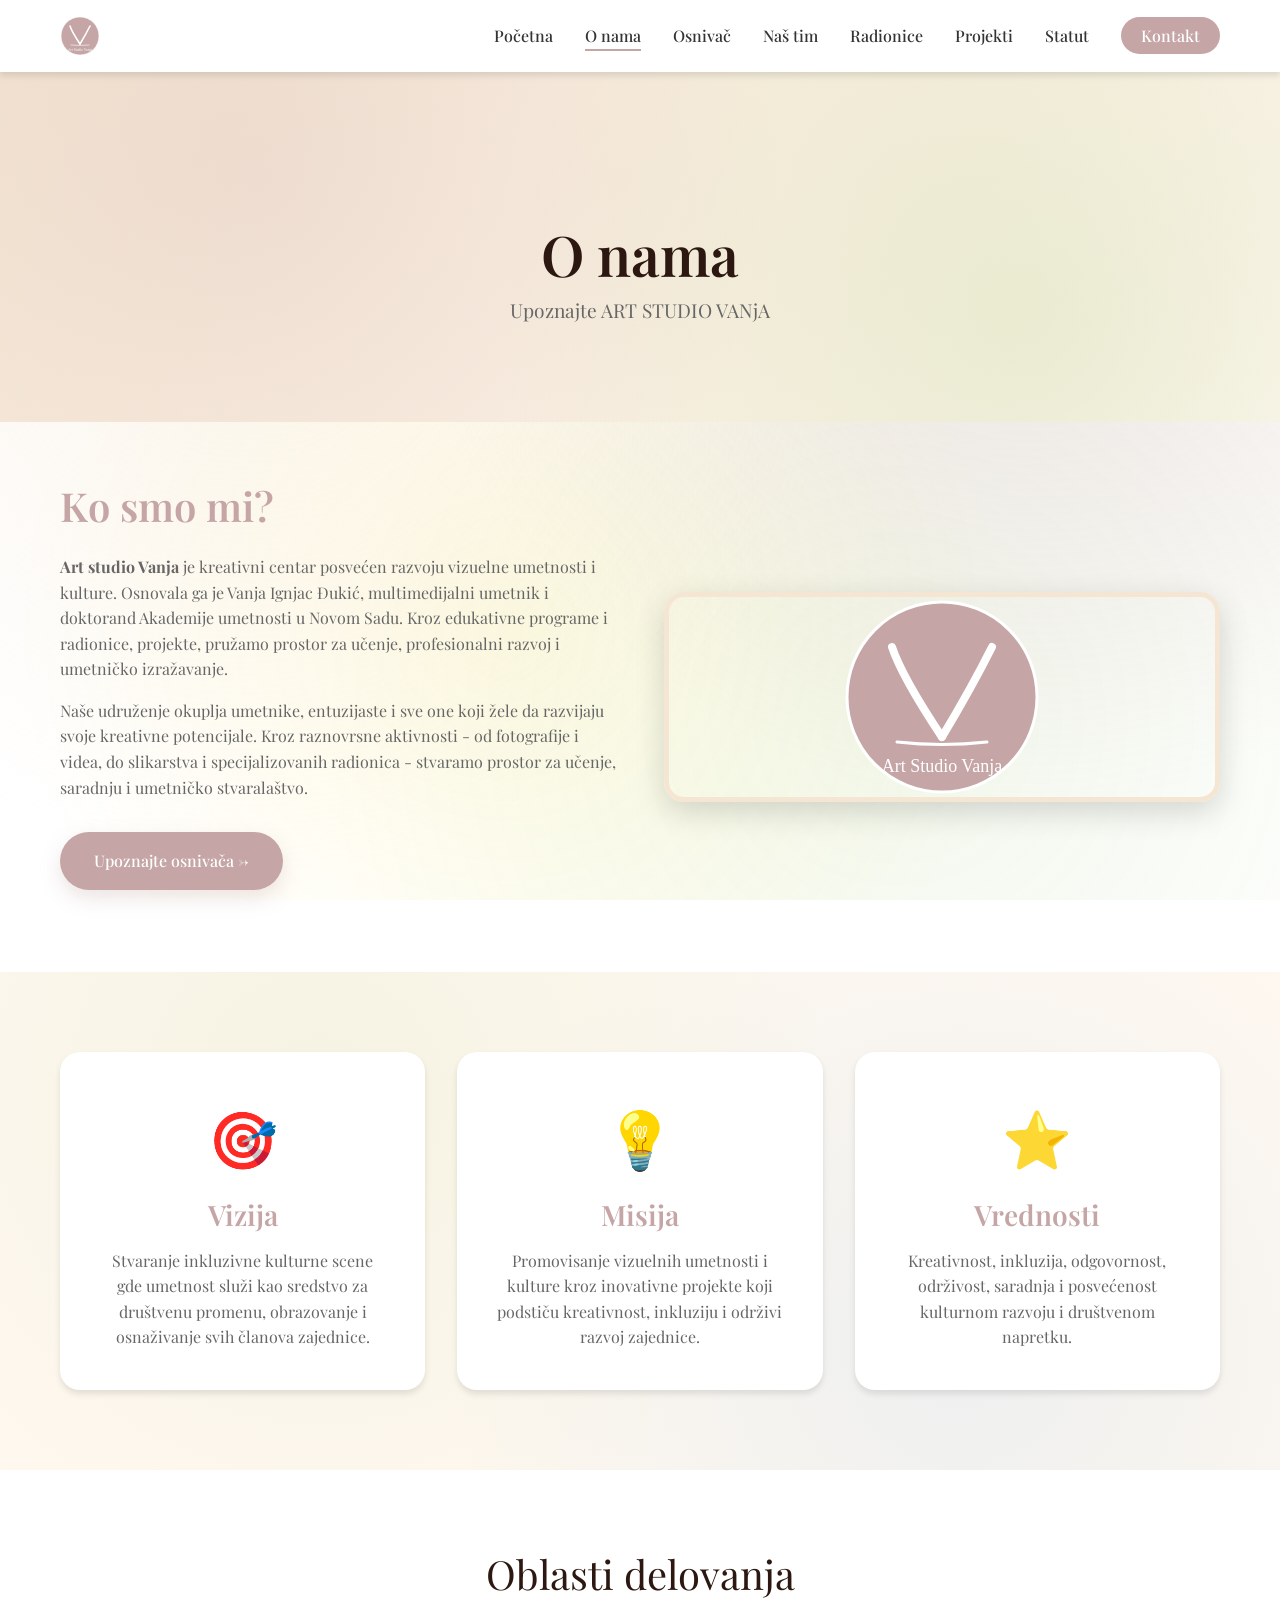
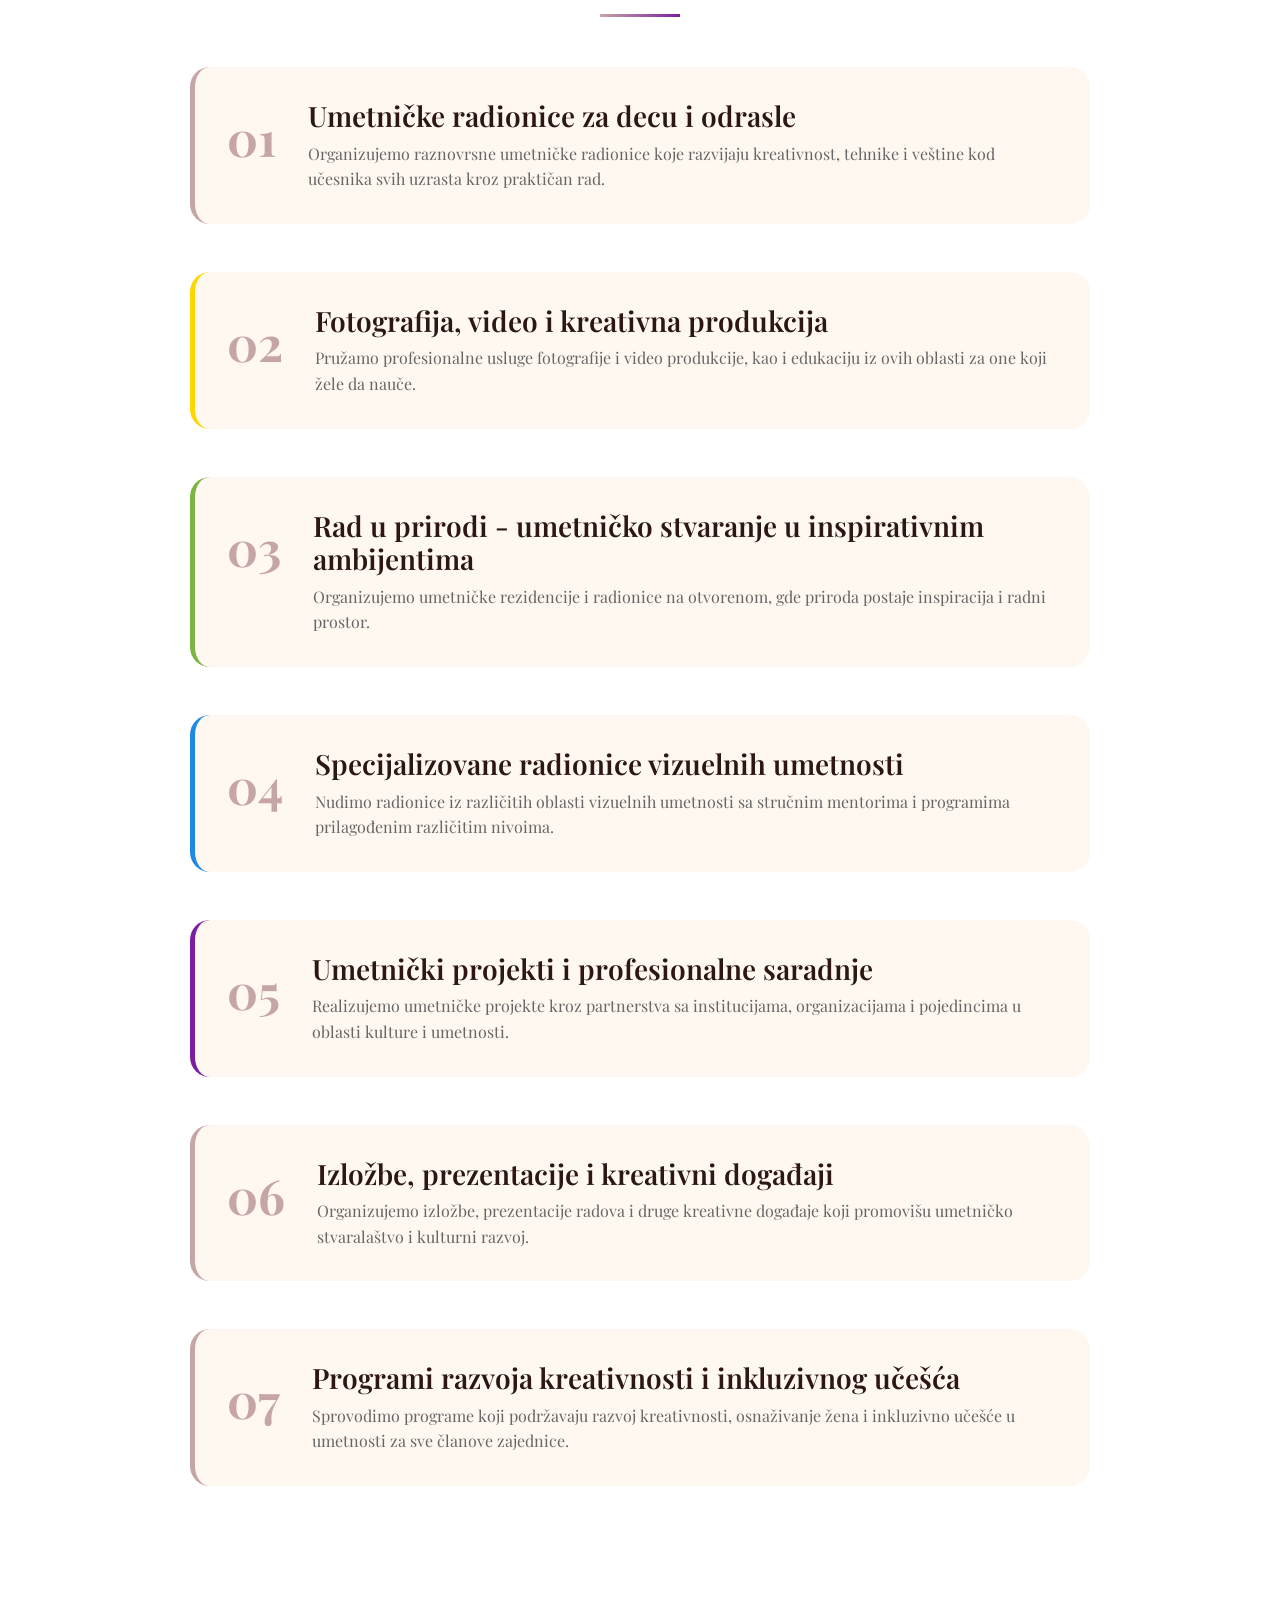
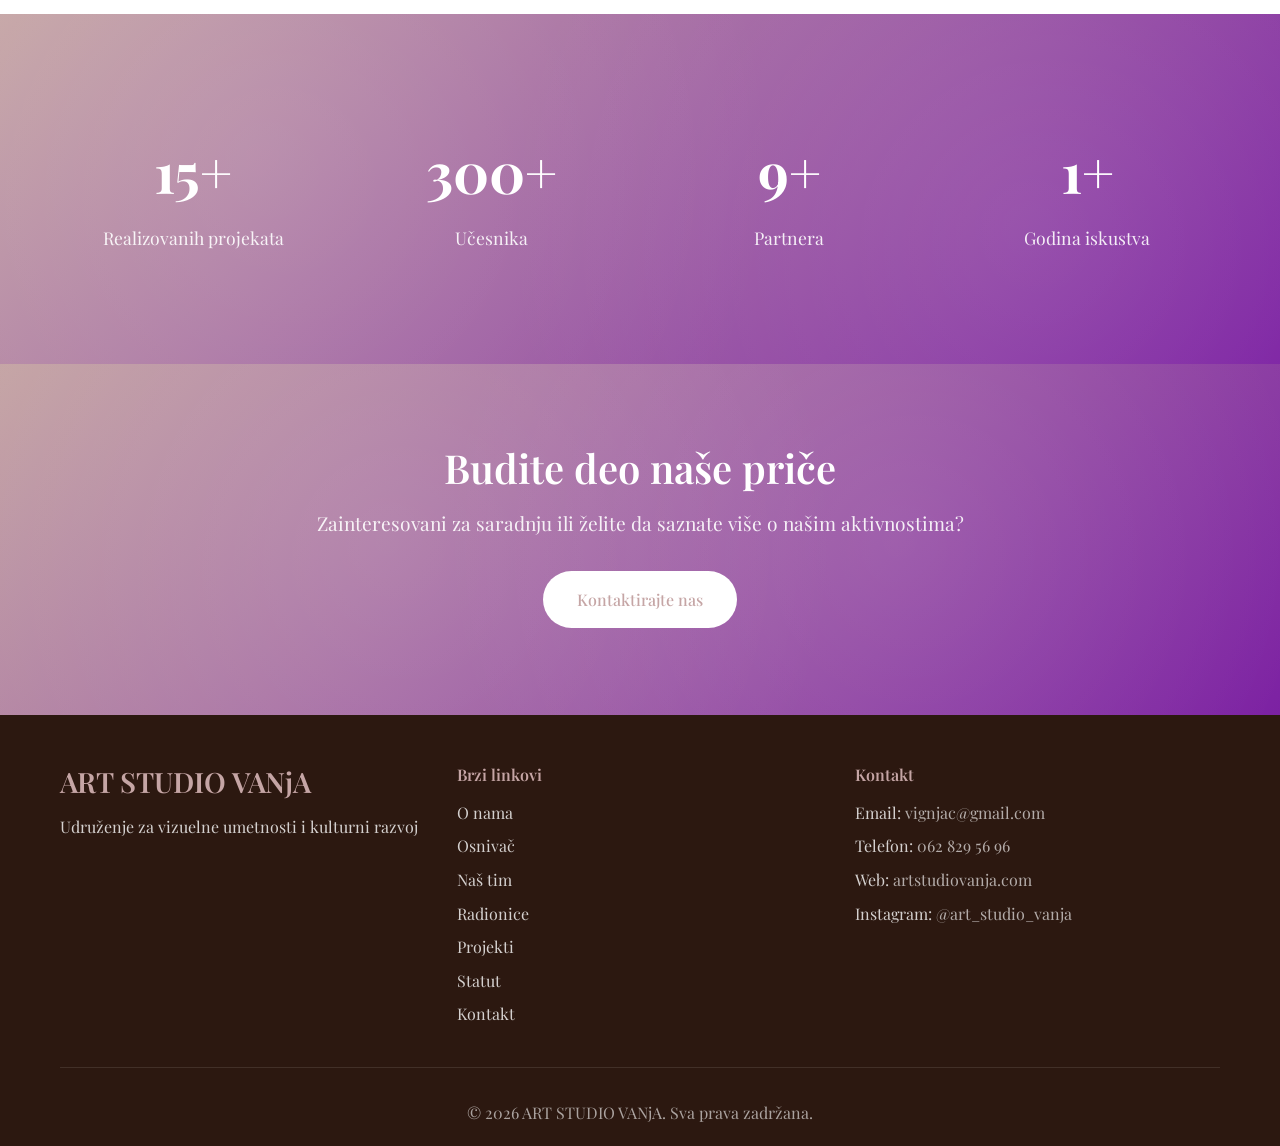
<file: about.html>
<!DOCTYPE html>
<html lang="sr">
<head>
    <meta charset="UTF-8">
    <meta name="viewport" content="width=device-width, initial-scale=1.0">
    <meta name="description" content="O nama - ART STUDIO VANjA udruženje za vizuelne umetnosti i kulturni razvoj">
    <title>O nama | ART STUDIO VANjA</title>
    <link rel="stylesheet" href="css/style.css">
    <link rel="preconnect" href="https://fonts.googleapis.com">
    <link rel="preconnect" href="https://fonts.gstatic.com" crossorigin>
    <link href="https://fonts.googleapis.com/css2?family=Playfair+Display:wght@400;600;700&family=Poppins:wght@300;400;500;600&display=swap" rel="stylesheet">
</head>
<body>
    <!-- Navigation -->
    <nav class="navbar" id="navbar">
        <div class="container">
            <div class="nav-wrapper">
                <a href="index.html" class="logo">
                    <img src="images/logo.svg" alt="ART STUDIO VANJA" style="height: 40px; width: auto;">
                </a>
                <button class="mobile-menu-toggle" id="mobileMenuToggle">
                    <span></span>
                    <span></span>
                    <span></span>
                </button>
                <ul class="nav-menu" id="navMenu">
                    <li><a href="index.html" class="nav-link">Početna</a></li>
                    <li><a href="about.html" class="nav-link active">O nama</a></li>
                    <li><a href="founder.html" class="nav-link">Osnivač</a></li>
                    <li><a href="team.html" class="nav-link">Naš tim</a></li>
                    <li><a href="workshops.html" class="nav-link">Radionice</a></li>
                    <li><a href="projects.html" class="nav-link">Projekti</a></li>
                    <li><a href="statute.html" class="nav-link">Statut</a></li>
                    <li><a href="contact.html" class="nav-link contact-btn">Kontakt</a></li>
                </ul>
            </div>
        </div>
    </nav>

    <!-- Page Header -->
    <section class="page-header">
        <div class="container">
            <h1>O nama</h1>
            <p>Upoznajte ART STUDIO VANjA</p>
        </div>
    </section>

    <!-- About Content -->
    <section class="about-content">
        <div class="container">
            <div class="content-grid">
                <div class="content-text">
                    <h2>Ko smo mi?</h2>
                    <p>
                        <strong>Art studio Vanja</strong> je kreativni centar posvećen razvoju vizuelne umetnosti i kulture.
                        Osnovala ga je Vanja Ignjac Đukić, multimedijalni umetnik i doktorand Akademije umetnosti
                        u Novom Sadu. Kroz edukativne programe i radionice, projekte, pružamo prostor za učenje, profesionalni
                        razvoj i umetničko izražavanje.
                    </p>
                    <p>
                        Naše udruženje okuplja umetnike, entuzijaste i sve one koji žele da razvijaju svoje kreativne
                        potencijale. Kroz raznovrsne aktivnosti - od fotografije i videa, do slikarstva i specijalizovanih
                        radionica - stvaramo prostor za učenje, saradnju i umetničko stvaralaštvo.
                    </p>
                    <p>
                        <a href="founder.html" class="btn btn-primary" style="display: inline-block; margin-top: 1rem;">
                            Upoznajte osnivača →
                        </a>
                    </p>
                </div>
                <div class="content-image">
                    <img src="images/logo.svg" alt="ART STUDIO VANJA Logo" style="width: 200px; height: 200px; margin: 0 auto; display: block; object-fit: contain;">
                </div>
            </div>
        </div>
    </section>

    <!-- Vision Mission Values -->
    <section class="vmv-section">
        <div class="container">
            <div class="vmv-grid">
                <div class="vmv-card">
                    <div class="vmv-icon">🎯</div>
                    <h3>Vizija</h3>
                    <p>
                        Stvaranje inkluzivne kulturne scene gde umetnost služi kao sredstvo za
                        društvenu promenu, obrazovanje i osnaživanje svih članova zajednice.
                    </p>
                </div>
                <div class="vmv-card">
                    <div class="vmv-icon">💡</div>
                    <h3>Misija</h3>
                    <p>
                        Promovisanje vizuelnih umetnosti i kulture kroz inovativne projekte koji
                        podstiču kreativnost, inkluziju i održivi razvoj zajednice.
                    </p>
                </div>
                <div class="vmv-card">
                    <div class="vmv-icon">⭐</div>
                    <h3>Vrednosti</h3>
                    <p>
                        Kreativnost, inkluzija, odgovornost, održivost, saradnja i posvećenost
                        kulturnom razvoju i društvenom napretku.
                    </p>
                </div>
            </div>
        </div>
    </section>

    <!-- Activities -->
    <section class="activities">
        <div class="container">
            <div class="section-header">
                <h2 class="section-title">Oblasti delovanja</h2>
                <div class="title-underline"></div>
            </div>
            <div class="activities-list">
                <div class="activity-item">
                    <div class="activity-number">01</div>
                    <div class="activity-content">
                        <h3>Umetničke radionice za decu i odrasle</h3>
                        <p>
                            Organizujemo raznovrsne umetničke radionice koje razvijaju kreativnost,
                            tehnike i veštine kod učesnika svih uzrasta kroz praktičan rad.
                        </p>
                    </div>
                </div>
                <div class="activity-item">
                    <div class="activity-number">02</div>
                    <div class="activity-content">
                        <h3>Fotografija, video i kreativna produkcija</h3>
                        <p>
                            Pružamo profesionalne usluge fotografije i video produkcije, kao i
                            edukaciju iz ovih oblasti za one koji žele da nauče.
                        </p>
                    </div>
                </div>
                <div class="activity-item">
                    <div class="activity-number">03</div>
                    <div class="activity-content">
                        <h3>Rad u prirodi - umetničko stvaranje u inspirativnim ambijentima</h3>
                        <p>
                            Organizujemo umetničke rezidencije i radionice na otvorenom,
                            gde priroda postaje inspiracija i radni prostor.
                        </p>
                    </div>
                </div>
                <div class="activity-item">
                    <div class="activity-number">04</div>
                    <div class="activity-content">
                        <h3>Specijalizovane radionice vizuelnih umetnosti</h3>
                        <p>
                            Nudimo radionice iz različitih oblasti vizuelnih umetnosti sa
                            stručnim mentorima i programima prilagođenim različitim nivoima.
                        </p>
                    </div>
                </div>
                <div class="activity-item">
                    <div class="activity-number">05</div>
                    <div class="activity-content">
                        <h3>Umetnički projekti i profesionalne saradnje</h3>
                        <p>
                            Realizujemo umetničke projekte kroz partnerstva sa institucijama,
                            organizacijama i pojedincima u oblasti kulture i umetnosti.
                        </p>
                    </div>
                </div>
                <div class="activity-item">
                    <div class="activity-number">06</div>
                    <div class="activity-content">
                        <h3>Izložbe, prezentacije i kreativni događaji</h3>
                        <p>
                            Organizujemo izložbe, prezentacije radova i druge kreativne događaje
                            koji promovišu umetničko stvaralaštvo i kulturni razvoj.
                        </p>
                    </div>
                </div>
                <div class="activity-item">
                    <div class="activity-number">07</div>
                    <div class="activity-content">
                        <h3>Programi razvoja kreativnosti i inkluzivnog učešća</h3>
                        <p>
                            Sprovodimo programe koji podržavaju razvoj kreativnosti, osnaživanje žena
                            i inkluzivno učešće u umetnosti za sve članove zajednice.
                        </p>
                    </div>
                </div>
            </div>
        </div>
    </section>

    <!-- Stats Section -->
    <section class="stats">
        <div class="container">
            <div class="stats-grid">
                <div class="stat-item">
                    <div class="stat-number" data-target="50">0</div>
                    <div class="stat-label">Realizovanih projekata</div>
                </div>
                <div class="stat-item">
                    <div class="stat-number" data-target="1000">0</div>
                    <div class="stat-label">Učesnika</div>
                </div>
                <div class="stat-item">
                    <div class="stat-number" data-target="30">0</div>
                    <div class="stat-label">Partnera</div>
                </div>
                <div class="stat-item">
                    <div class="stat-number" data-target="5">0</div>
                    <div class="stat-label">Godina iskustva</div>
                </div>
            </div>
        </div>
    </section>

    <!-- CTA Section -->
    <section class="cta">
        <div class="container">
            <h2>Budite deo naše priče</h2>
            <p>Zainteresovani za saradnju ili želite da saznate više o našim aktivnostima?</p>
            <a href="contact.html" class="btn btn-light">Kontaktirajte nas</a>
        </div>
    </section>

    <!-- Footer -->
    <footer class="footer">
        <div class="container">
            <div class="footer-content">
                <div class="footer-section">
                    <h3>ART STUDIO VANjA</h3>
                    <p>Udruženje za vizuelne umetnosti i kulturni razvoj</p>
                </div>
                <div class="footer-section">
                    <h4>Brzi linkovi</h4>
                    <ul>
                        <li><a href="about.html">O nama</a></li>
                        <li><a href="founder.html">Osnivač</a></li>
                        <li><a href="team.html">Naš tim</a></li>
                        <li><a href="workshops.html">Radionice</a></li>
                        <li><a href="projects.html">Projekti</a></li>
                        <li><a href="statute.html">Statut</a></li>
                        <li><a href="contact.html">Kontakt</a></li>
                    </ul>
                </div>
                <div class="footer-section">
                    <h4>Kontakt</h4>
                    <p>Email: <a href="mailto:vignjac@gmail.com">vignjac@gmail.com</a></p>
                    <p>Telefon: <a href="tel:+381628295696">062 829 56 96</a></p>
                    <p>Web: <a href="https://artstudiovanja.com">artstudiovanja.com</a></p>
                    <p>Instagram: <a href="https://www.instagram.com/art_studio_vanja" target="_blank" rel="noopener noreferrer">@art_studio_vanja</a></p>
                </div>
            </div>
            <div class="footer-bottom">
                <p>&copy; 2026 ART STUDIO VANjA. Sva prava zadržana.</p>
            </div>
        </div>
    </footer>

    <script src="js/main.js"></script>
</body>
</html>
</file>
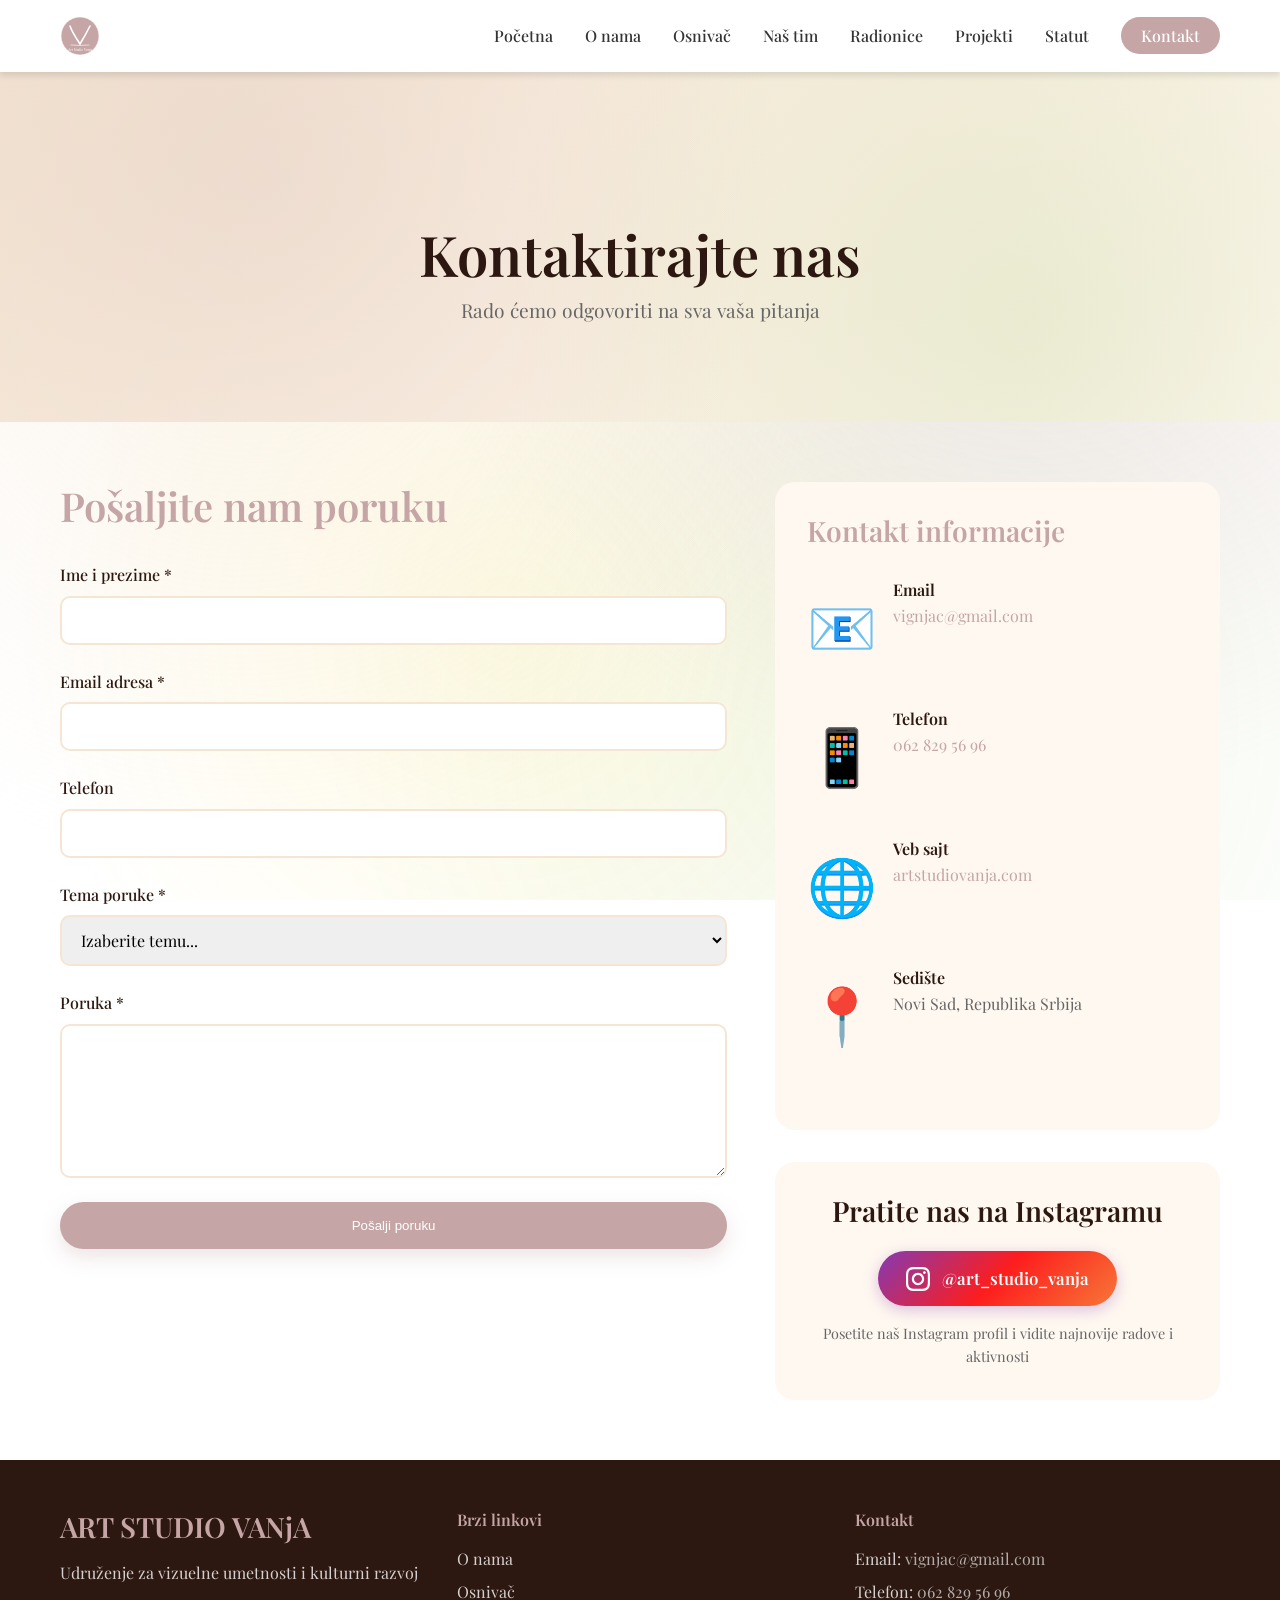
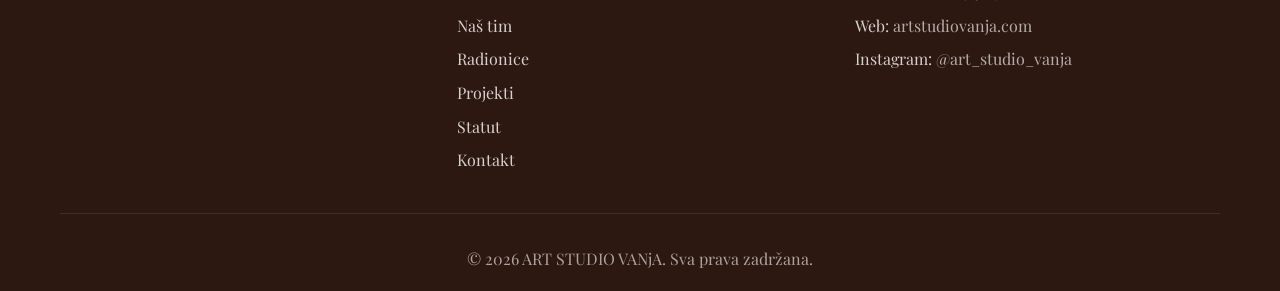
<file: contact.html>
<!DOCTYPE html>
<html lang="sr">
<head>
    <meta charset="UTF-8">
    <meta name="viewport" content="width=device-width, initial-scale=1.0">
    <meta name="description" content="Kontakt - ART STUDIO VANjA udruženje za vizuelne umetnosti">
    <title>Kontakt | ART STUDIO VANjA</title>
    <link rel="stylesheet" href="css/style.css">
    <link rel="preconnect" href="https://fonts.googleapis.com">
    <link rel="preconnect" href="https://fonts.gstatic.com" crossorigin>
    <link href="https://fonts.googleapis.com/css2?family=Playfair+Display:wght@400;600;700&family=Poppins:wght@300;400;500;600&display=swap" rel="stylesheet">
</head>
<body>
    <!-- Navigation -->
    <nav class="navbar" id="navbar">
        <div class="container">
            <div class="nav-wrapper">
                <a href="index.html" class="logo">
                    <img src="images/logo.svg" alt="ART STUDIO VANJA" style="height: 40px; width: auto;">
                </a>
                <button class="mobile-menu-toggle" id="mobileMenuToggle">
                    <span></span>
                    <span></span>
                    <span></span>
                </button>
                <ul class="nav-menu" id="navMenu">
                    <li><a href="index.html" class="nav-link">Početna</a></li>
                    <li><a href="about.html" class="nav-link">O nama</a></li>
                    <li><a href="founder.html" class="nav-link">Osnivač</a></li>
                    <li><a href="team.html" class="nav-link">Naš tim</a></li>
                    <li><a href="workshops.html" class="nav-link">Radionice</a></li>
                    <li><a href="projects.html" class="nav-link">Projekti</a></li>
                    <li><a href="statute.html" class="nav-link">Statut</a></li>
                    <li><a href="contact.html" class="nav-link contact-btn active">Kontakt</a></li>
                </ul>
            </div>
        </div>
    </nav>

    <!-- Page Header -->
    <section class="page-header">
        <div class="container">
            <h1>Kontaktirajte nas</h1>
            <p>Rado ćemo odgovoriti na sva vaša pitanja</p>
        </div>
    </section>

    <!-- Contact Section -->
    <section class="contact-section">
        <div class="container">
            <div class="contact-grid">
                <!-- Contact Form -->
                <div class="contact-form-wrapper">
                    <h2>Pošaljite nam poruku</h2>
                    <form class="contact-form" id="contactForm">
                        <div class="form-group">
                            <label for="name">Ime i prezime *</label>
                            <input type="text" id="name" name="name" required>
                        </div>
                        <div class="form-group">
                            <label for="email">Email adresa *</label>
                            <input type="email" id="email" name="email" required>
                        </div>
                        <div class="form-group">
                            <label for="phone">Telefon</label>
                            <input type="tel" id="phone" name="phone">
                        </div>
                        <div class="form-group">
                            <label for="subject">Tema poruke *</label>
                            <select id="subject" name="subject" required>
                                <option value="">Izaberite temu...</option>
                                <option value="saradnja">Saradnja</option>
                                <option value="projekti">Pitanja o projektima</option>
                                <option value="članstvo">Učlanjenje</option>
                                <option value="donacije">Donacije i podrška</option>
                                <option value="ostalo">Ostalo</option>
                            </select>
                        </div>
                        <div class="form-group">
                            <label for="message">Poruka *</label>
                            <textarea id="message" name="message" rows="6" required></textarea>
                        </div>
                        <button type="submit" class="btn btn-primary">Pošalji poruku</button>
                    </form>
                    <div class="form-message" id="formMessage"></div>
                </div>

                <!-- Contact Info -->
                <div class="contact-info-wrapper">
                    <div class="contact-info-card">
                        <h3>Kontakt informacije</h3>

                        <div class="info-item">
                            <div class="info-icon">📧</div>
                            <div class="info-content">
                                <h4>Email</h4>
                                <p><a href="mailto:vignjac@gmail.com">vignjac@gmail.com</a></p>
                            </div>
                        </div>

                        <div class="info-item">
                            <div class="info-icon">📱</div>
                            <div class="info-content">
                                <h4>Telefon</h4>
                                <p><a href="tel:+381628295696">062 829 56 96</a></p>
                            </div>
                        </div>

                        <div class="info-item">
                            <div class="info-icon">🌐</div>
                            <div class="info-content">
                                <h4>Veb sajt</h4>
                                <p><a href="https://artstudiovanja.com" target="_blank">artstudiovanja.com</a></p>
                            </div>
                        </div>

                        <div class="info-item">
                            <div class="info-icon">📍</div>
                            <div class="info-content">
                                <h4>Sedište</h4>
                                <p>Novi Sad, Republika Srbija</p>
                            </div>
                        </div>
                    </div>

                    <div class="social-media">
                        <h3>Pratite nas na Instagramu</h3>
                        <a href="https://www.instagram.com/art_studio_vanja" target="_blank" rel="noopener noreferrer" class="instagram-link">
                            <div class="instagram-button">
                                <svg width="24" height="24" viewBox="0 0 24 24" fill="currentColor">
                                    <path d="M12 2.163c3.204 0 3.584.012 4.85.07 3.252.148 4.771 1.691 4.919 4.919.058 1.265.069 1.645.069 4.849 0 3.205-.012 3.584-.069 4.849-.149 3.225-1.664 4.771-4.919 4.919-1.266.058-1.644.07-4.85.07-3.204 0-3.584-.012-4.849-.07-3.26-.149-4.771-1.699-4.919-4.92-.058-1.265-.07-1.644-.07-4.849 0-3.204.013-3.583.07-4.849.149-3.227 1.664-4.771 4.919-4.919 1.266-.057 1.645-.069 4.849-.069zm0-2.163c-3.259 0-3.667.014-4.947.072-4.358.2-6.78 2.618-6.98 6.98-.059 1.281-.073 1.689-.073 4.948 0 3.259.014 3.668.072 4.948.2 4.358 2.618 6.78 6.98 6.98 1.281.058 1.689.072 4.948.072 3.259 0 3.668-.014 4.948-.072 4.354-.2 6.782-2.618 6.979-6.98.059-1.28.073-1.689.073-4.948 0-3.259-.014-3.667-.072-4.947-.196-4.354-2.617-6.78-6.979-6.98-1.281-.059-1.69-.073-4.949-.073zm0 5.838c-3.403 0-6.162 2.759-6.162 6.162s2.759 6.163 6.162 6.163 6.162-2.759 6.162-6.163c0-3.403-2.759-6.162-6.162-6.162zm0 10.162c-2.209 0-4-1.79-4-4 0-2.209 1.791-4 4-4s4 1.791 4 4c0 2.21-1.791 4-4 4zm6.406-11.845c-.796 0-1.441.645-1.441 1.44s.645 1.44 1.441 1.44c.795 0 1.439-.645 1.439-1.44s-.644-1.44-1.439-1.44z"/>
                                </svg>
                                <span>@art_studio_vanja</span>
                            </div>
                        </a>
                        <p style="color: var(--text-light); margin-top: 1rem; font-size: 0.9rem;">Posetite naš Instagram profil i vidite najnovije radove i aktivnosti</p>
                    </div>
                </div>
            </div>
        </div>
    </section>

    <!-- Footer -->
    <footer class="footer">
        <div class="container">
            <div class="footer-content">
                <div class="footer-section">
                    <h3>ART STUDIO VANjA</h3>
                    <p>Udruženje za vizuelne umetnosti i kulturni razvoj</p>
                </div>
                <div class="footer-section">
                    <h4>Brzi linkovi</h4>
                    <ul>
                        <li><a href="about.html">O nama</a></li>
                        <li><a href="founder.html">Osnivač</a></li>
                        <li><a href="team.html">Naš tim</a></li>
                        <li><a href="workshops.html">Radionice</a></li>
                        <li><a href="projects.html">Projekti</a></li>
                        <li><a href="statute.html">Statut</a></li>
                        <li><a href="contact.html">Kontakt</a></li>
                    </ul>
                </div>
                <div class="footer-section">
                    <h4>Kontakt</h4>
                    <p>Email: <a href="mailto:vignjac@gmail.com">vignjac@gmail.com</a></p>
                    <p>Telefon: <a href="tel:+381628295696">062 829 56 96</a></p>
                    <p>Web: <a href="https://artstudiovanja.com">artstudiovanja.com</a></p>
                    <p>Instagram: <a href="https://www.instagram.com/art_studio_vanja" target="_blank" rel="noopener noreferrer">@art_studio_vanja</a></p>
                </div>
            </div>
            <div class="footer-bottom">
                <p>&copy; 2026 ART STUDIO VANjA. Sva prava zadržana.</p>
            </div>
        </div>
    </footer>

    <script src="js/main.js"></script>
</body>
</html>
</file>
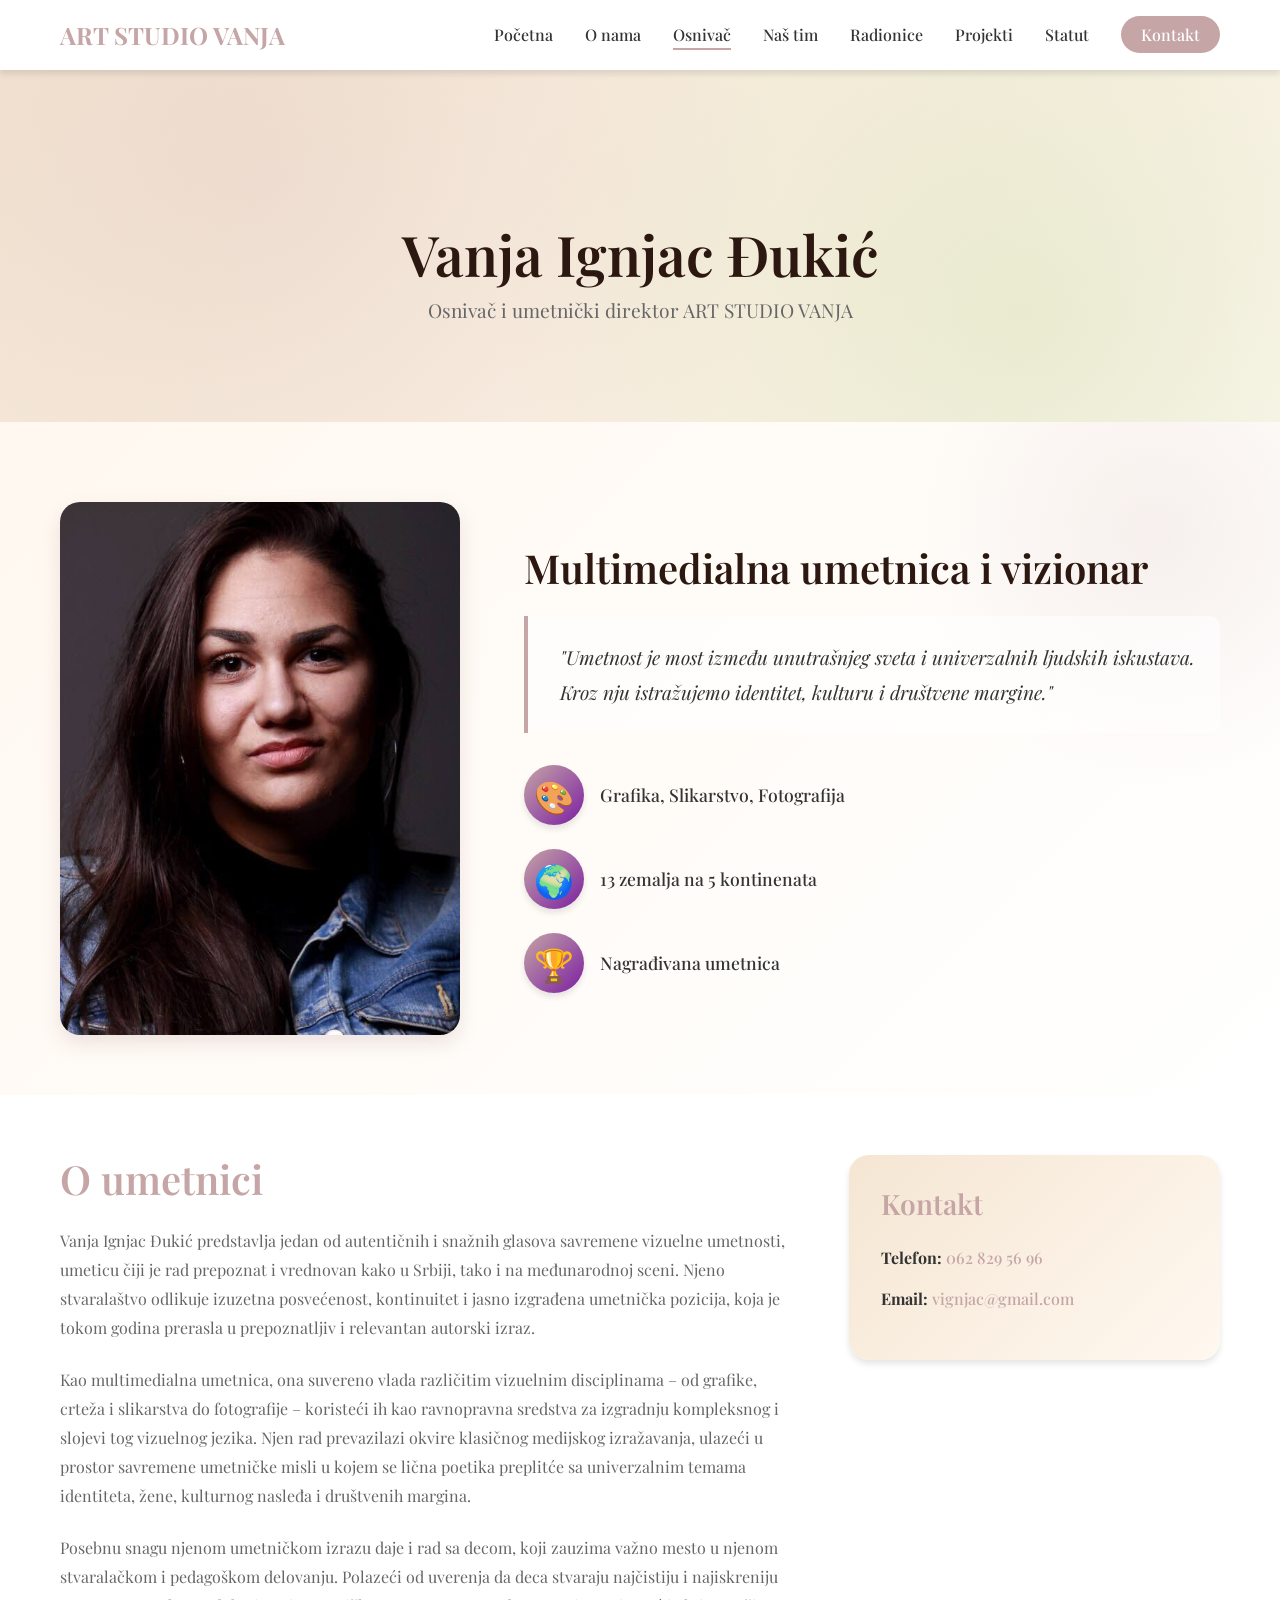
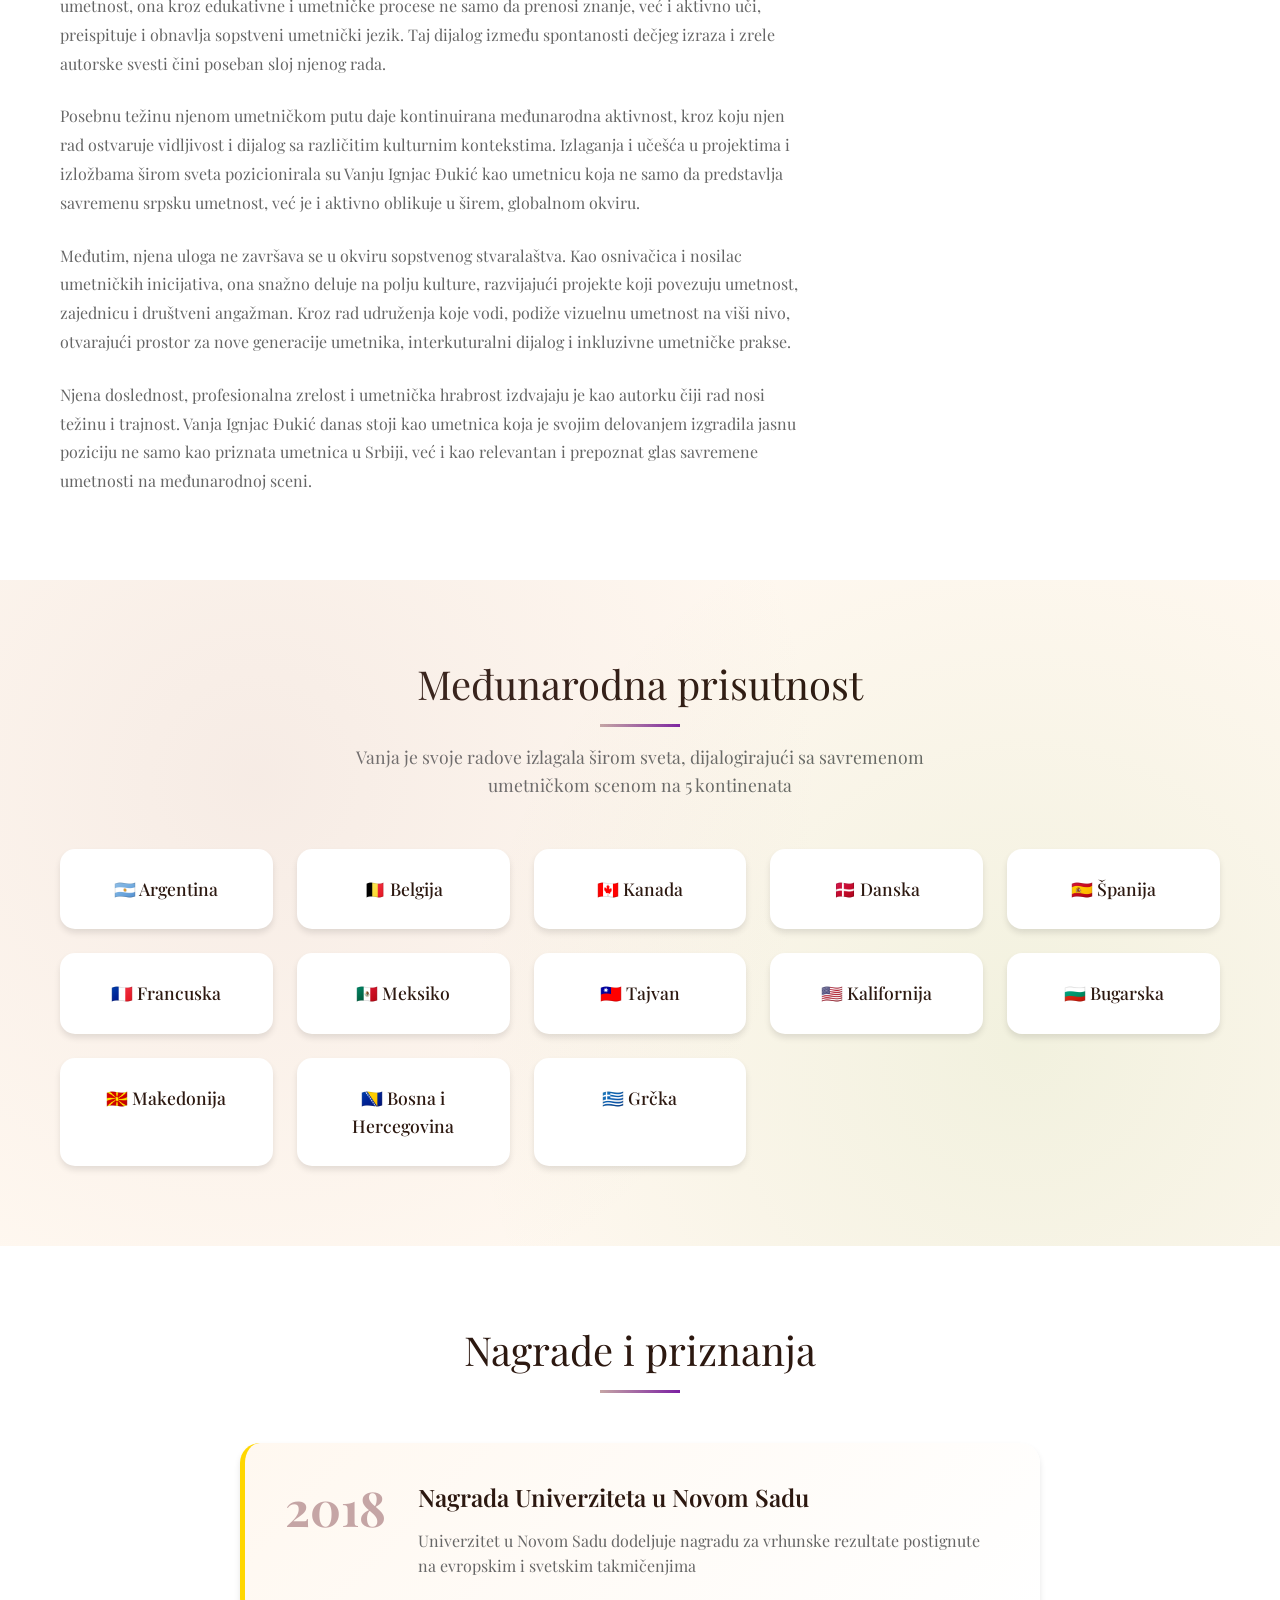
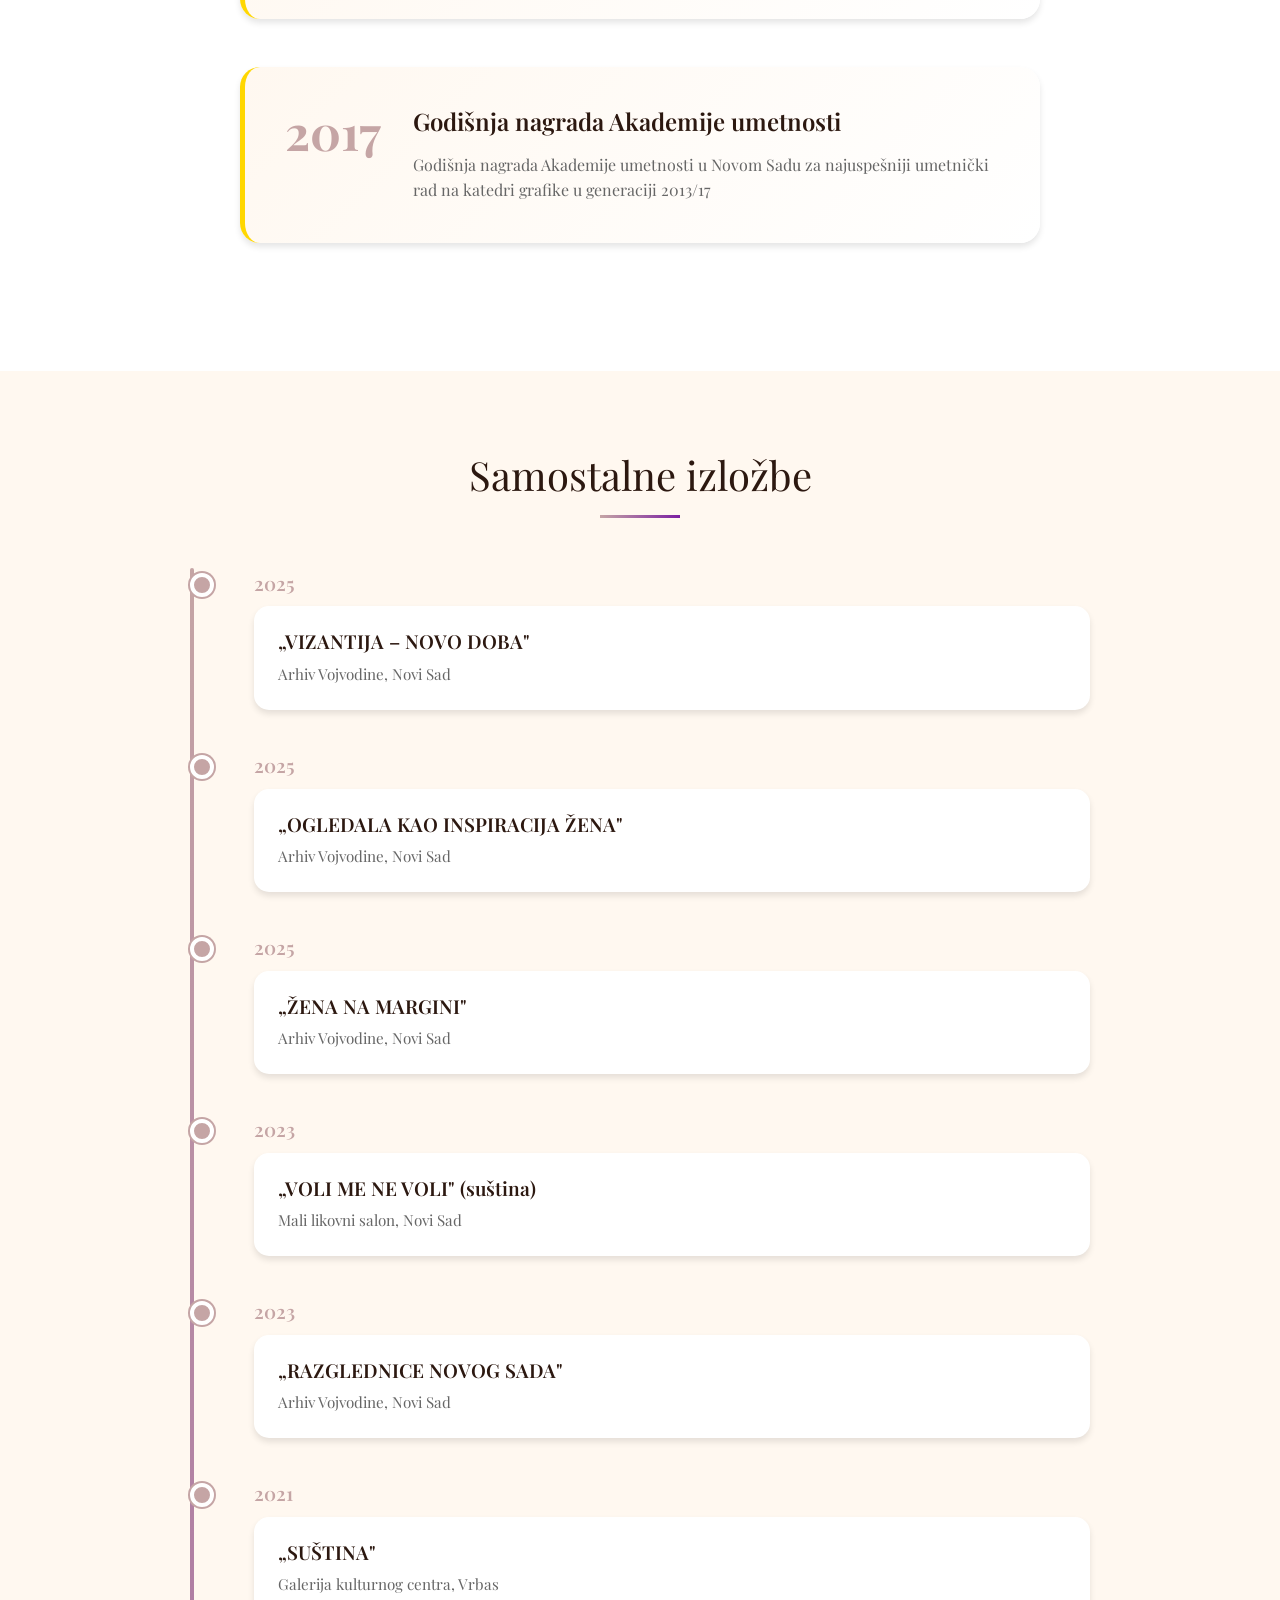
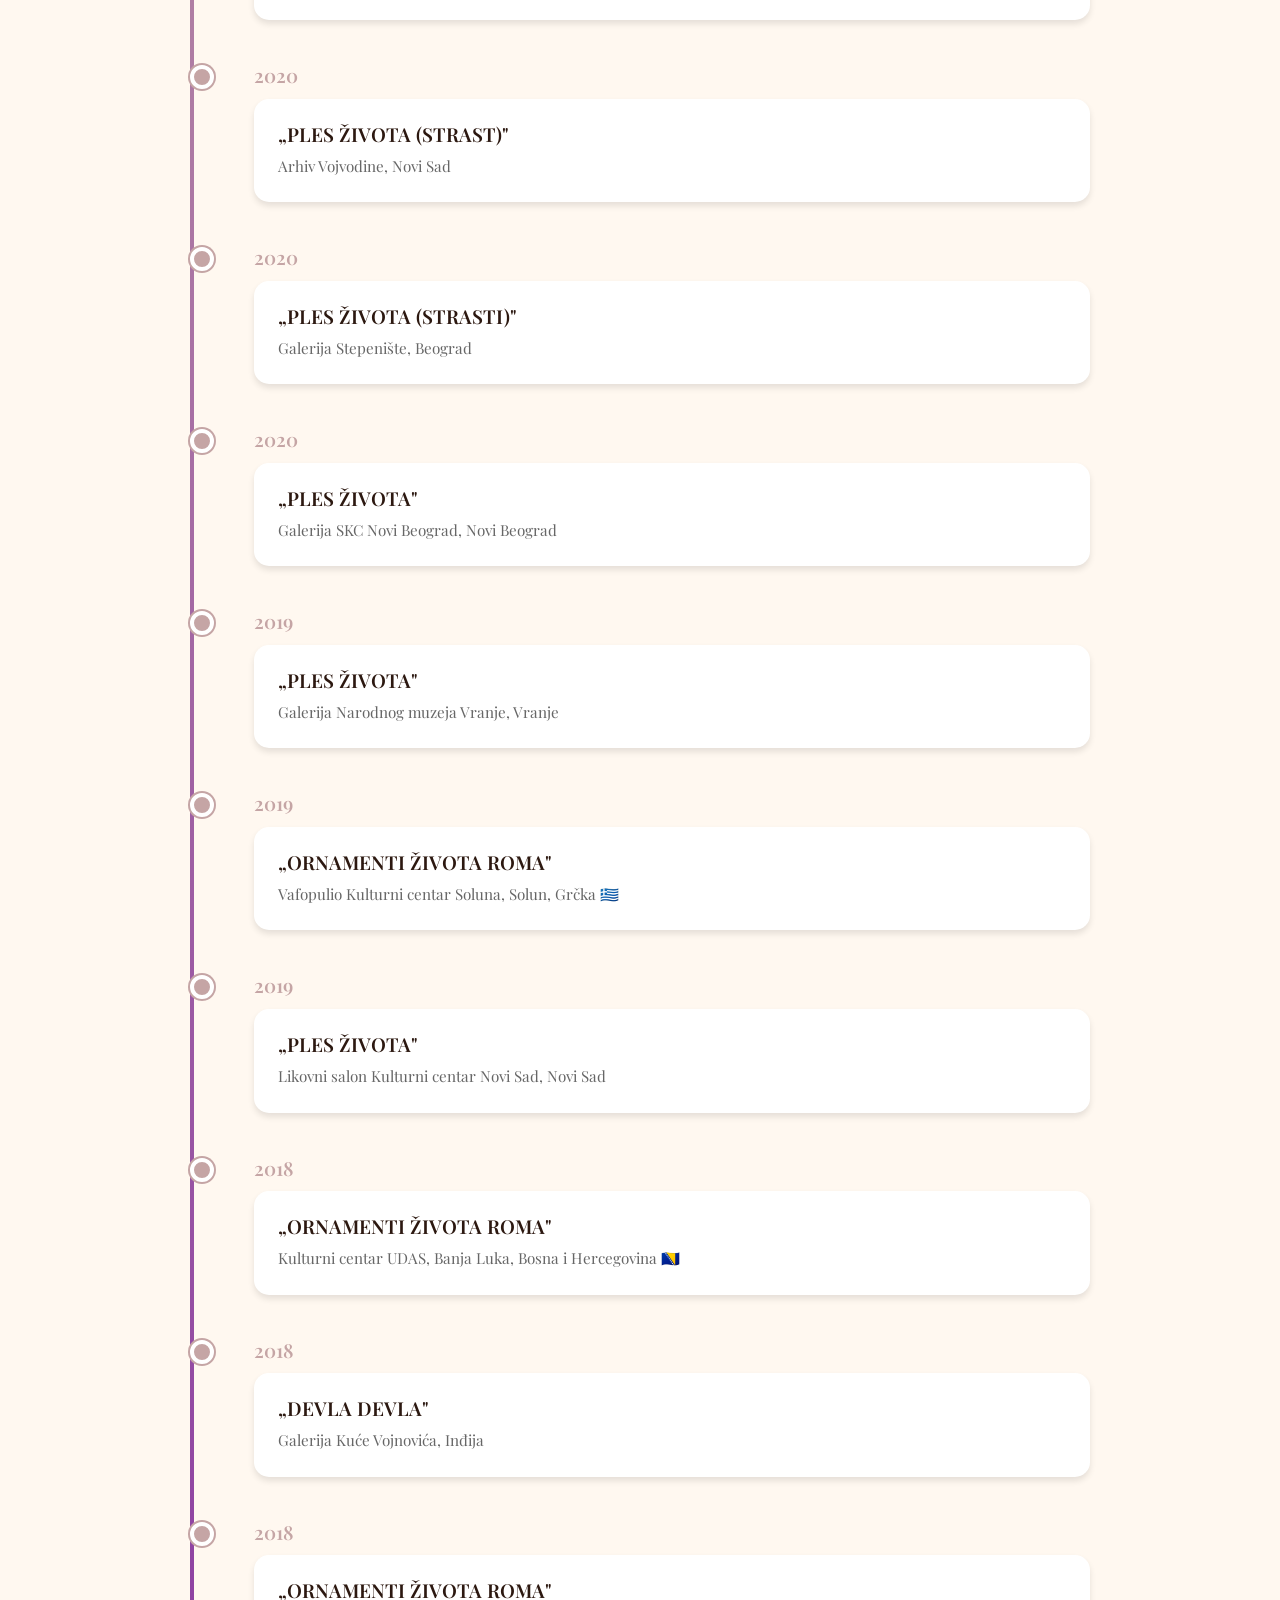
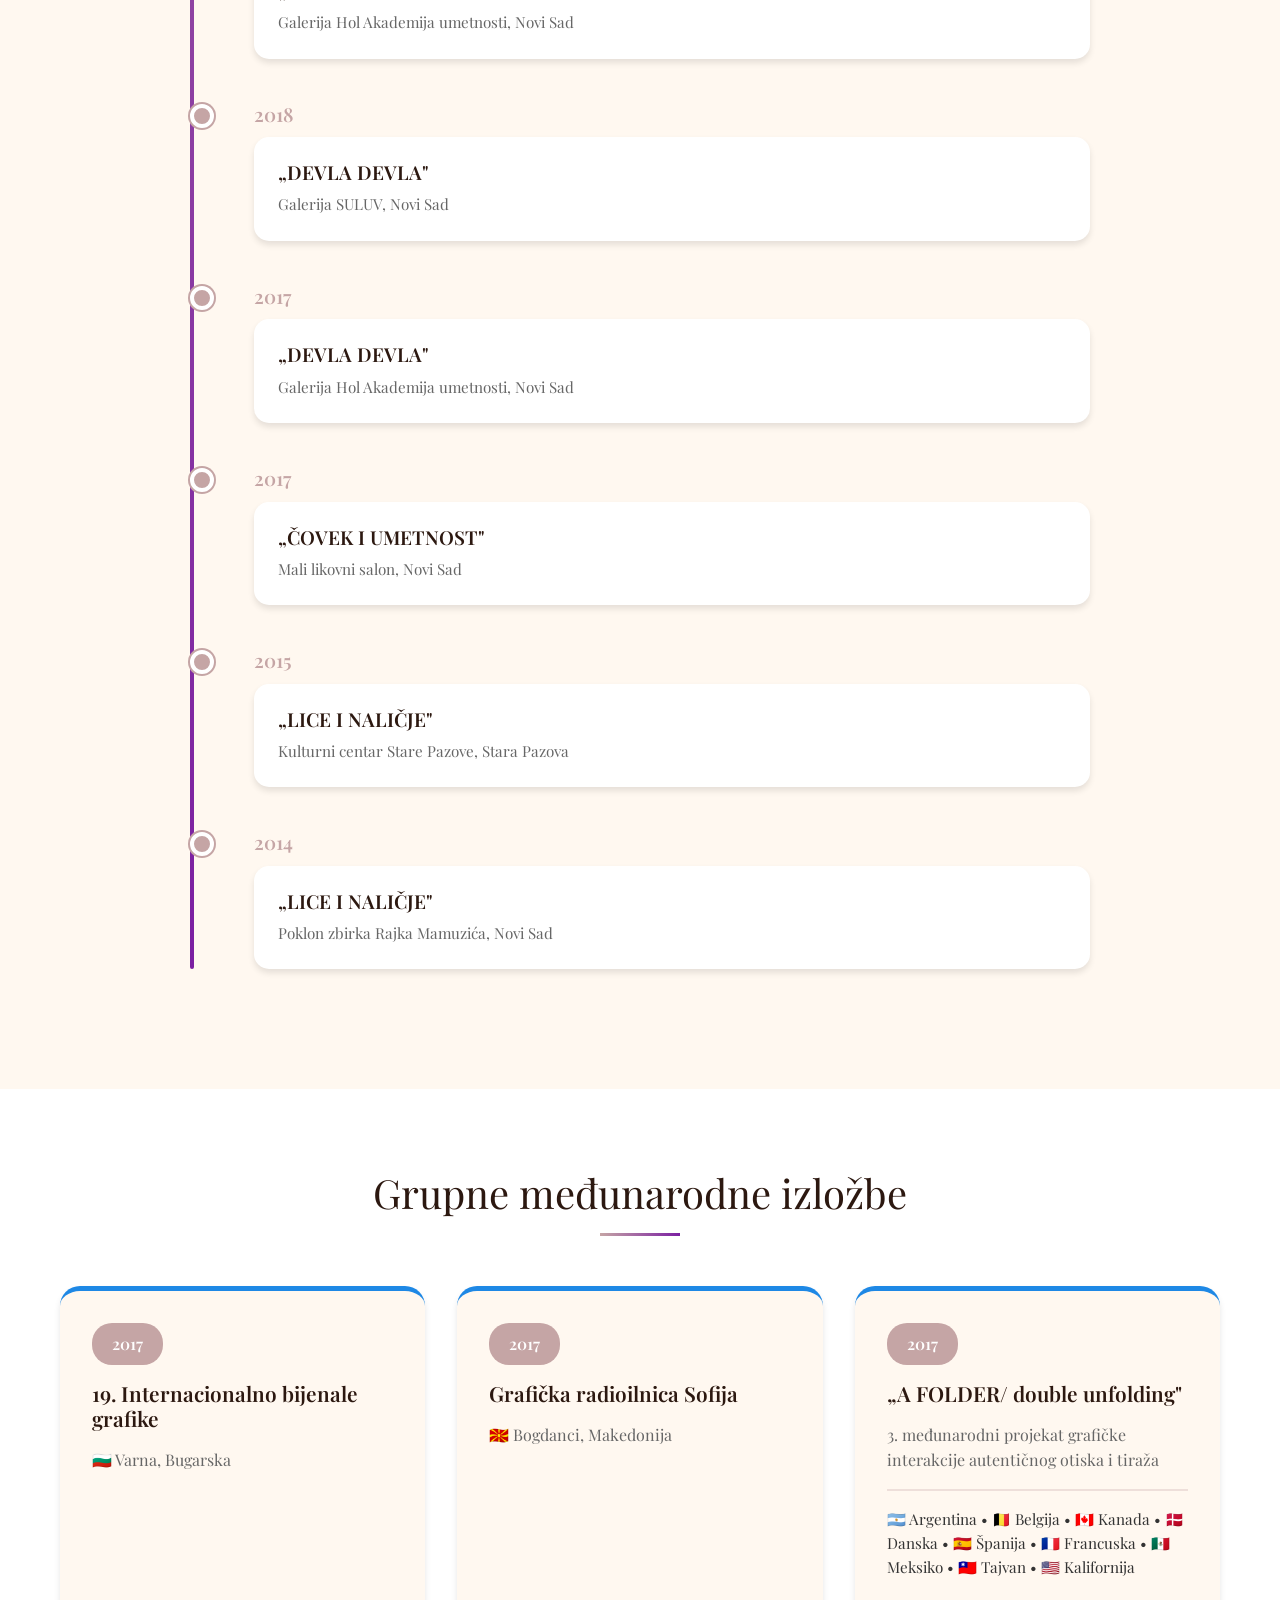
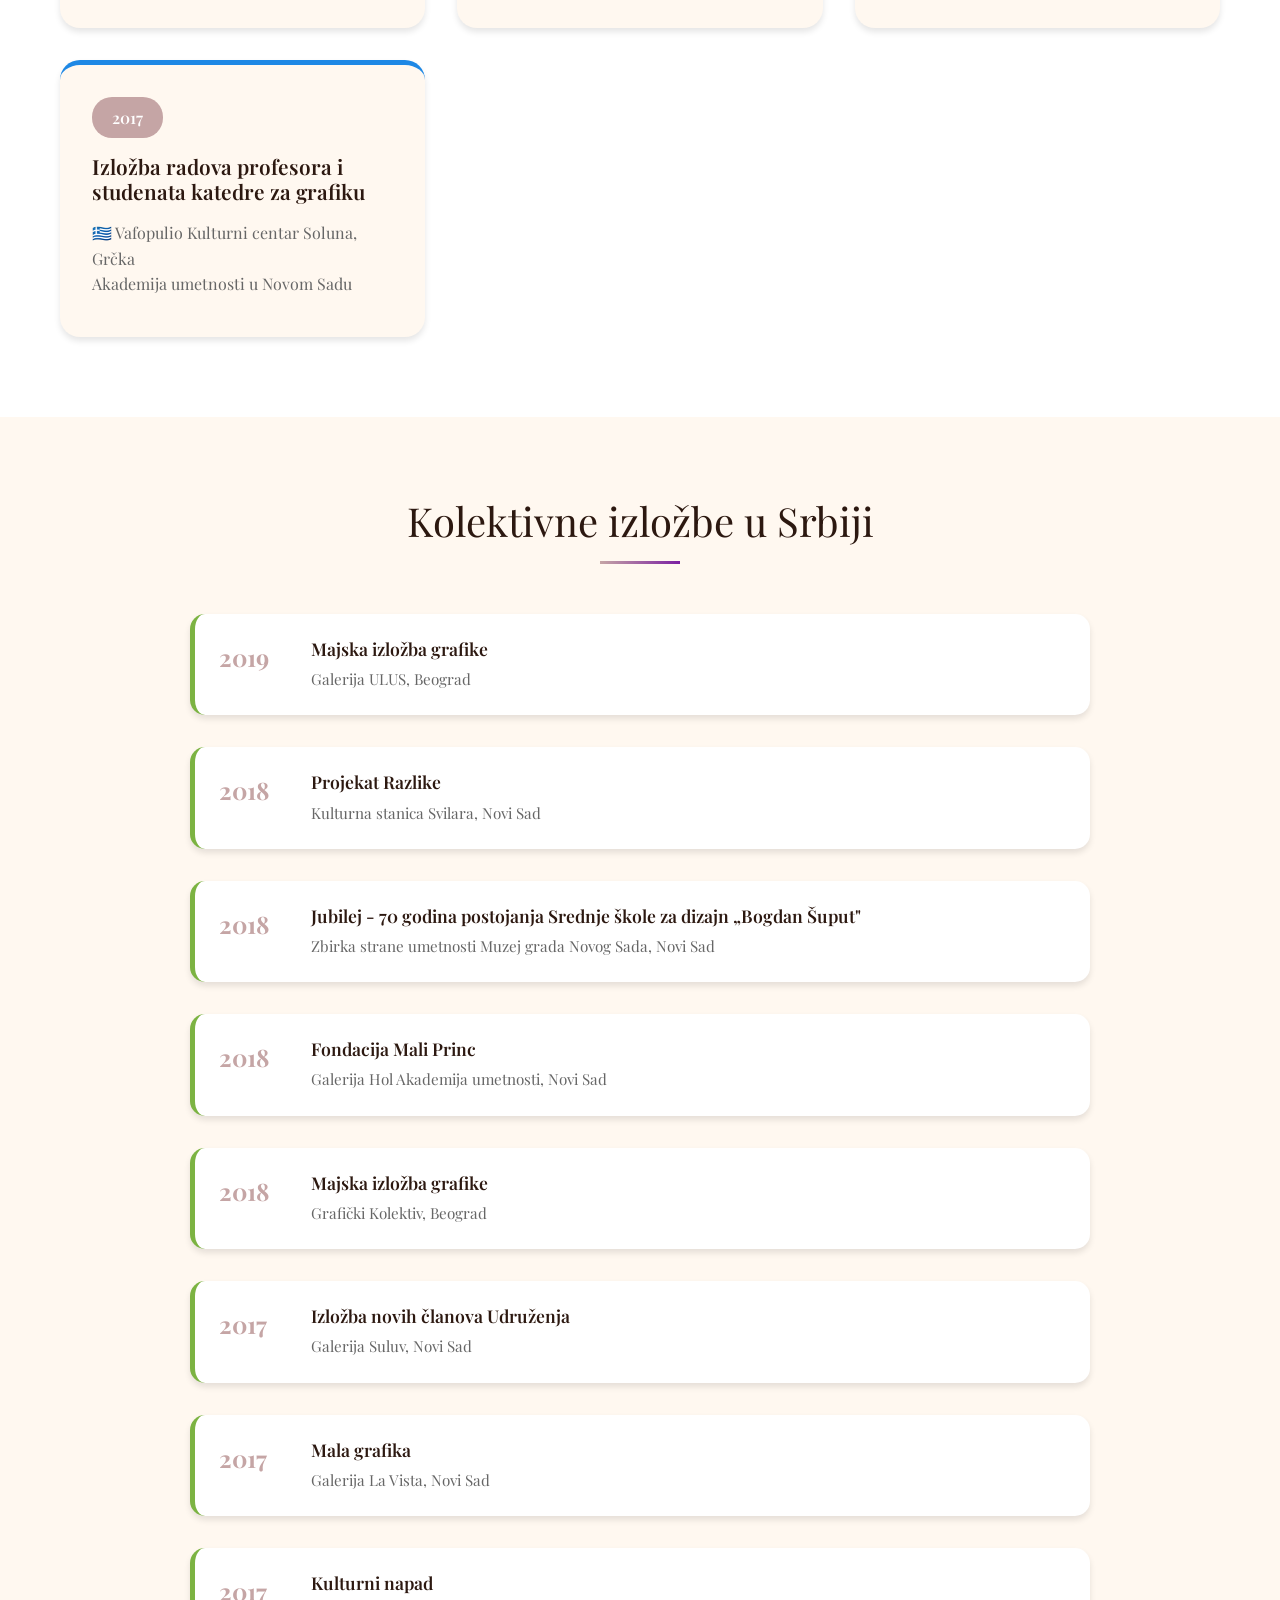
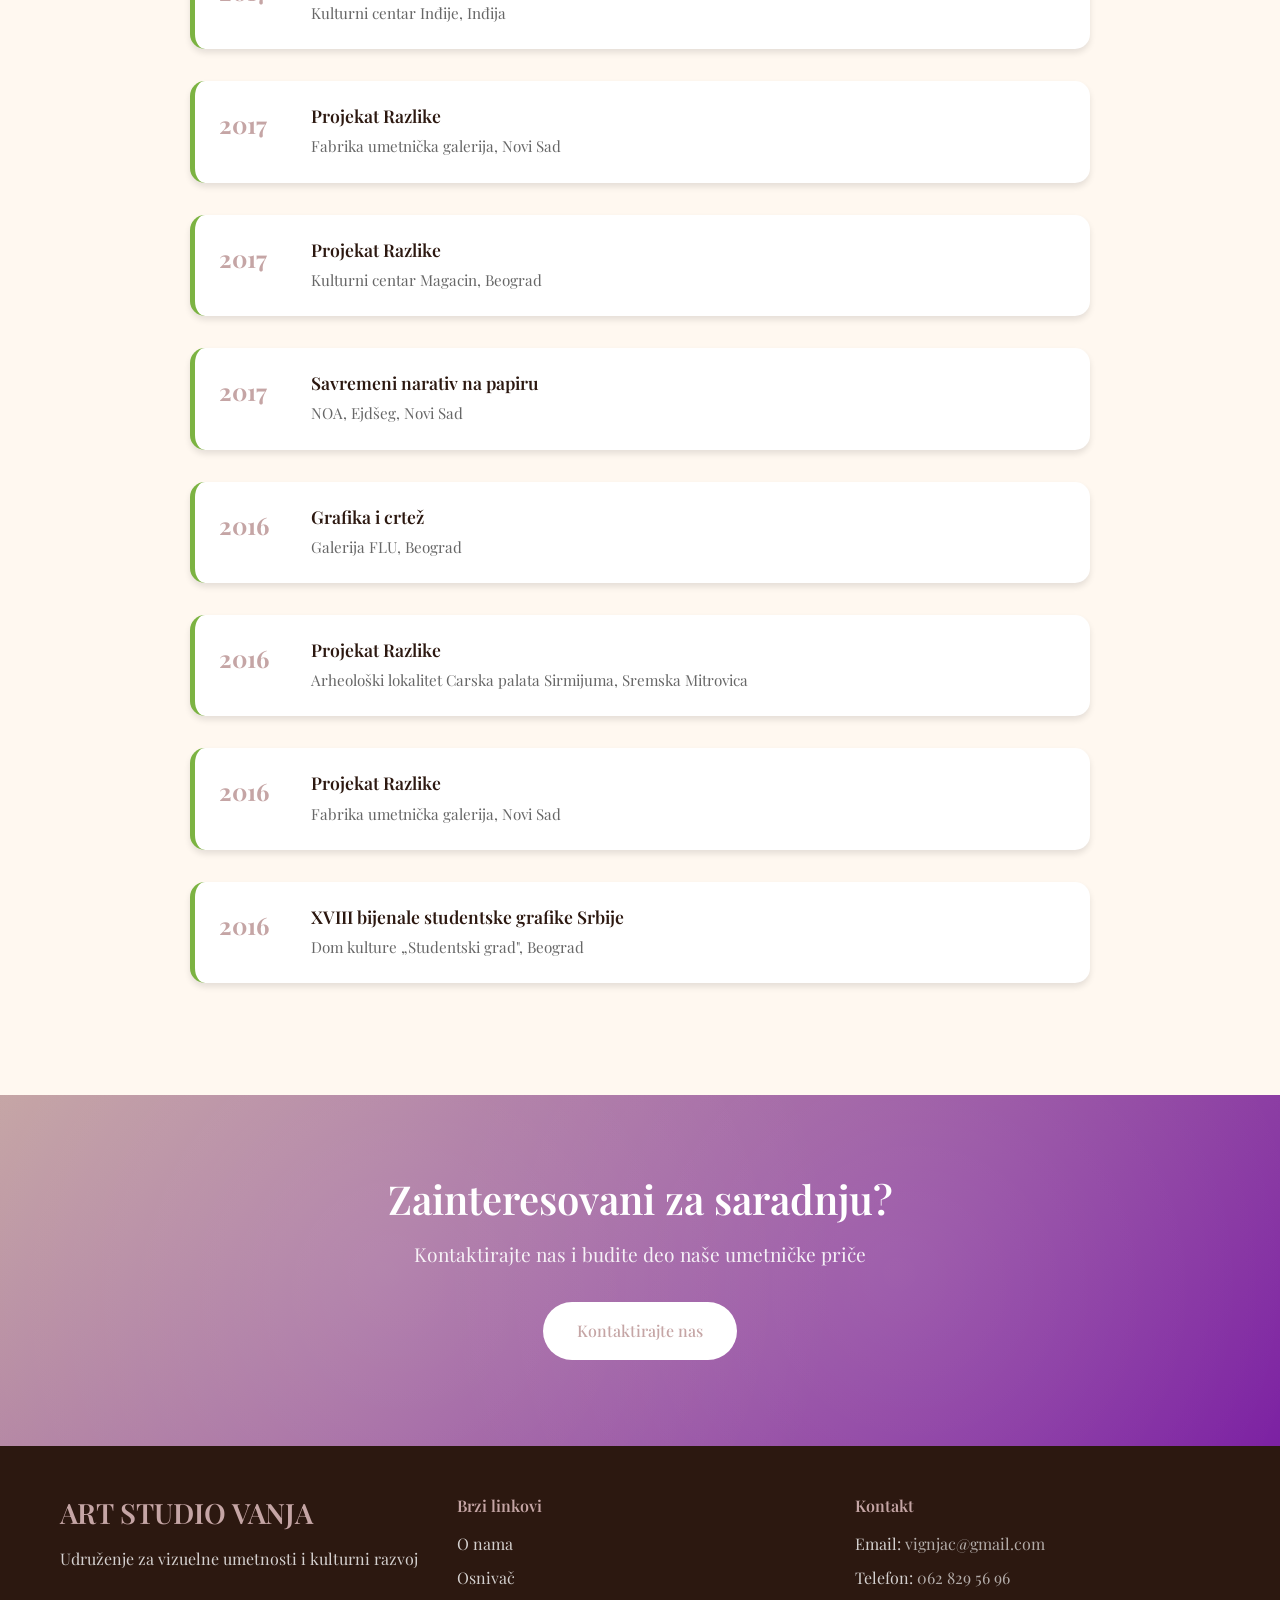
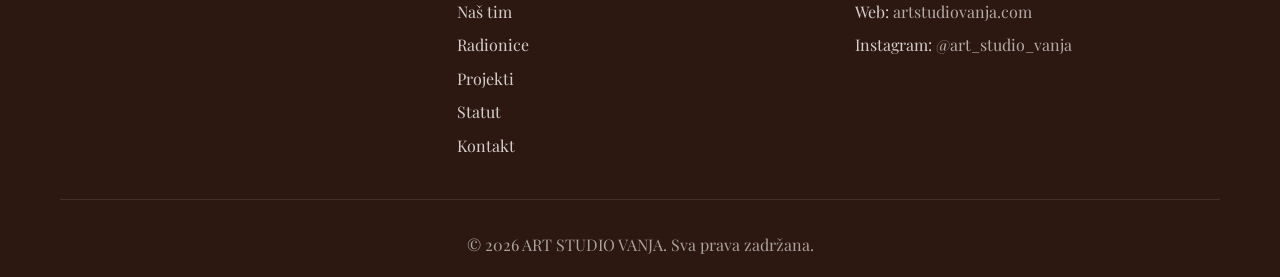
<file: founder.html>
<!DOCTYPE html>
<html lang="sr">
<head>
    <meta charset="UTF-8">
    <meta name="viewport" content="width=device-width, initial-scale=1.0">
    <meta name="description" content="Vanja Ignjac Đukić - Osnivač ART STUDIO VANJA, multimedialni umetnik">
    <title>Osnivač - Vanja Ignjac Đukić | ART STUDIO VANJA</title>
    <link rel="stylesheet" href="css/style.css">
    <link rel="preconnect" href="https://fonts.googleapis.com">
    <link rel="preconnect" href="https://fonts.gstatic.com" crossorigin>
    <link href="https://fonts.googleapis.com/css2?family=Playfair+Display:wght@400;600;700&family=Poppins:wght@300;400;500;600&display=swap" rel="stylesheet">
</head>
<body>
    <!-- Navigation -->
    <nav class="navbar" id="navbar">
        <div class="container">
            <div class="nav-wrapper">
                <a href="index.html" class="logo">ART STUDIO VANJA</a>
                <button class="mobile-menu-toggle" id="mobileMenuToggle">
                    <span></span>
                    <span></span>
                    <span></span>
                </button>
                <ul class="nav-menu" id="navMenu">
                    <li><a href="index.html" class="nav-link">Početna</a></li>
                    <li><a href="about.html" class="nav-link">O nama</a></li>
                    <li><a href="founder.html" class="nav-link active">Osnivač</a></li>
                    <li><a href="team.html" class="nav-link">Naš tim</a></li>
                    <li><a href="workshops.html" class="nav-link">Radionice</a></li>
                    <li><a href="projects.html" class="nav-link">Projekti</a></li>
                    <li><a href="statute.html" class="nav-link">Statut</a></li>
                    <li><a href="contact.html" class="nav-link contact-btn">Kontakt</a></li>
                </ul>
            </div>
        </div>
    </nav>

    <!-- Page Header -->
    <section class="page-header">
        <div class="container">
            <h1>Vanja Ignjac Đukić</h1>
            <p>Osnivač i umetnički direktor ART STUDIO VANJA</p>
        </div>
    </section>

    <!-- Founder Profile Image -->
    <section class="founder-profile">
        <div class="container">
            <div class="profile-wrapper">
                <div class="profile-image-container">
                    <img src="images/vanja.jpg" alt="Vanja Ignjac Đukić" class="profile-image">
                </div>
                <div class="profile-intro">
                    <h2>Multimedialna umetnica i vizionar</h2>
                    <p class="profile-quote">
                        "Umetnost je most između unutrašnjeg sveta i univerzalnih ljudskih iskustava.
                        Kroz nju istražujemo identitet, kulturu i društvene margine."
                    </p>
                    <div class="profile-highlights">
                        <div class="highlight-item">
                            <span class="highlight-icon">🎨</span>
                            <span>Grafika, Slikarstvo, Fotografija</span>
                        </div>
                        <div class="highlight-item">
                            <span class="highlight-icon">🌍</span>
                            <span>13 zemalja na 5 kontinenata</span>
                        </div>
                        <div class="highlight-item">
                            <span class="highlight-icon">🏆</span>
                            <span>Nagrađivana umetnica</span>
                        </div>
                    </div>
                </div>
            </div>
        </div>
    </section>

    <!-- Biography Section -->
    <section class="founder-biography">
        <div class="container">
            <div class="bio-intro">
                <div class="bio-text">
                    <h2>O umetnici</h2>
                    <p>
                        Vanja Ignjac Đukić predstavlja jedan od autentičnih i snažnih glasova savremene vizuelne
                        umetnosti, umeticu čiji je rad prepoznat i vrednovan kako u Srbiji, tako i na međunarodnoj
                        sceni. Njeno stvaralaštvo odlikuje izuzetna posvećenost, kontinuitet i jasno izgrađena
                        umetnička pozicija, koja je tokom godina prerasla u prepoznatljiv i relevantan autorski izraz.
                    </p>
                    <p>
                        Kao multimedialna umetnica, ona suvereno vlada različitim vizuelnim disciplinama – od grafike,
                        crteža i slikarstva do fotografije – koristeći ih kao ravnopravna sredstva za izgradnju
                        kompleksnog i slojevi tog vizuelnog jezika. Njen rad prevazilazi okvire klasičnog medijskog
                        izražavanja, ulazeći u prostor savremene umetničke misli u kojem se lična poetika preplitće
                        sa univerzalnim temama identiteta, žene, kulturnog nasleđa i društvenih margina.
                    </p>
                    <p>
                        Posebnu snagu njenom umetničkom izrazu daje i rad sa decom, koji zauzima važno mesto u njenom
                        stvaralačkom i pedagoškom delovanju. Polazeći od uverenja da deca stvaraju najčistiju i
                        najiskreniju umetnost, ona kroz edukativne i umetničke procese ne samo da prenosi znanje,
                        već i aktivno uči, preispituje i obnavlja sopstveni umetnički jezik. Taj dijalog između
                        spontanosti dečjeg izraza i zrele autorske svesti čini poseban sloj njenog rada.
                    </p>
                    <p>
                        Posebnu težinu njenom umetničkom putu daje kontinuirana međunarodna aktivnost, kroz koju njen
                        rad ostvaruje vidljivost i dijalog sa različitim kulturnim kontekstima. Izlaganja i učešća u
                        projektima i izložbama širom sveta pozicionirala su Vanju Ignjac Đukić kao umetnicu koja ne
                        samo da predstavlja savremenu srpsku umetnost, već je i aktivno oblikuje u širem, globalnom okviru.
                    </p>
                    <p>
                        Međutim, njena uloga ne završava se u okviru sopstvenog stvaralaštva. Kao osnivačica i nosilac
                        umetničkih inicijativa, ona snažno deluje na polju kulture, razvijajući projekte koji povezuju
                        umetnost, zajednicu i društveni angažman. Kroz rad udruženja koje vodi, podiže vizuelnu umetnost
                        na viši nivo, otvarajući prostor za nove generacije umetnika, interkuturalni dijalog i inkluzivne
                        umetničke prakse.
                    </p>
                    <p>
                        Njena doslednost, profesionalna zrelost i umetnička hrabrost izdvajaju je kao autorku čiji rad
                        nosi težinu i trajnost. Vanja Ignjac Đukić danas stoji kao umetnica koja je svojim delovanjem
                        izgradila jasnu poziciju ne samo kao priznata umetnica u Srbiji, već i kao relevantan i
                        prepoznat glas savremene umetnosti na međunarodnoj sceni.
                    </p>
                </div>
                <div class="bio-contact">
                    <div class="contact-card">
                        <h3>Kontakt</h3>
                        <p><strong>Telefon:</strong> <a href="tel:+381628295696">062 829 56 96</a></p>
                        <p><strong>Email:</strong> <a href="mailto:vignjac@gmail.com">vignjac@gmail.com</a></p>
                    </div>
                </div>
            </div>
        </div>
    </section>

    <!-- International Presence -->
    <section class="international-section">
        <div class="container">
            <div class="section-header">
                <h2 class="section-title">Međunarodna prisutnost</h2>
                <div class="title-underline"></div>
                <p class="section-description">
                    Vanja je svoje radove izlagala širom sveta, dijalogirajući sa savremenom umetničkom scenom na 5 kontinenata
                </p>
            </div>
            <div class="countries-grid">
                <div class="country-badge">🇦🇷 Argentina</div>
                <div class="country-badge">🇧🇪 Belgija</div>
                <div class="country-badge">🇨🇦 Kanada</div>
                <div class="country-badge">🇩🇰 Danska</div>
                <div class="country-badge">🇪🇸 Španija</div>
                <div class="country-badge">🇫🇷 Francuska</div>
                <div class="country-badge">🇲🇽 Meksiko</div>
                <div class="country-badge">🇹🇼 Tajvan</div>
                <div class="country-badge">🇺🇸 Kalifornija</div>
                <div class="country-badge">🇧🇬 Bugarska</div>
                <div class="country-badge">🇲🇰 Makedonija</div>
                <div class="country-badge">🇧🇦 Bosna i Hercegovina</div>
                <div class="country-badge">🇬🇷 Grčka</div>
            </div>
        </div>
    </section>

    <!-- Awards Section -->
    <section class="awards-section">
        <div class="container">
            <div class="section-header">
                <h2 class="section-title">Nagrade i priznanja</h2>
                <div class="title-underline"></div>
            </div>
            <div class="awards-list-detailed">
                <div class="award-item-detailed">
                    <div class="award-year">2018</div>
                    <div class="award-content">
                        <h3>Nagrada Univerziteta u Novom Sadu</h3>
                        <p>
                            Univerzitet u Novom Sadu dodeljuje nagradu za vrhunske rezultate postignute na evropskim i
                            svetskim takmičenjima
                        </p>
                    </div>
                </div>
                <div class="award-item-detailed">
                    <div class="award-year">2017</div>
                    <div class="award-content">
                        <h3>Godišnja nagrada Akademije umetnosti</h3>
                        <p>
                            Godišnja nagrada Akademije umetnosti u Novom Sadu za najuspešniji umetnički rad na katedri
                            grafike u generaciji 2013/17
                        </p>
                    </div>
                </div>
            </div>
        </div>
    </section>

    <!-- Solo Exhibitions -->
    <section class="exhibitions-section">
        <div class="container">
            <div class="section-header">
                <h2 class="section-title">Samostalne izložbe</h2>
                <div class="title-underline"></div>
            </div>
            <div class="timeline">
                <div class="timeline-item">
                    <div class="timeline-year">2025</div>
                    <div class="timeline-content">
                        <h3>„VIZANTIJA – NOVO DOBA"</h3>
                        <p>Arhiv Vojvodine, Novi Sad</p>
                    </div>
                </div>
                <div class="timeline-item">
                    <div class="timeline-year">2025</div>
                    <div class="timeline-content">
                        <h3>„OGLEDALA KAO INSPIRACIJA ŽENA"</h3>
                        <p>Arhiv Vojvodine, Novi Sad</p>
                    </div>
                </div>
                <div class="timeline-item">
                    <div class="timeline-year">2025</div>
                    <div class="timeline-content">
                        <h3>„ŽENA NA MARGINI"</h3>
                        <p>Arhiv Vojvodine, Novi Sad</p>
                    </div>
                </div>
                <div class="timeline-item">
                    <div class="timeline-year">2023</div>
                    <div class="timeline-content">
                        <h3>„VOLI ME NE VOLI" (suština)</h3>
                        <p>Mali likovni salon, Novi Sad</p>
                    </div>
                </div>
                <div class="timeline-item">
                    <div class="timeline-year">2023</div>
                    <div class="timeline-content">
                        <h3>„RAZGLEDNICE NOVOG SADA"</h3>
                        <p>Arhiv Vojvodine, Novi Sad</p>
                    </div>
                </div>
                <div class="timeline-item">
                    <div class="timeline-year">2021</div>
                    <div class="timeline-content">
                        <h3>„SUŠTINA"</h3>
                        <p>Galerija kulturnog centra, Vrbas</p>
                    </div>
                </div>
                <div class="timeline-item">
                    <div class="timeline-year">2020</div>
                    <div class="timeline-content">
                        <h3>„PLES ŽIVOTA (STRAST)"</h3>
                        <p>Arhiv Vojvodine, Novi Sad</p>
                    </div>
                </div>
                <div class="timeline-item">
                    <div class="timeline-year">2020</div>
                    <div class="timeline-content">
                        <h3>„PLES ŽIVOTA (STRASTI)"</h3>
                        <p>Galerija Stepenište, Beograd</p>
                    </div>
                </div>
                <div class="timeline-item">
                    <div class="timeline-year">2020</div>
                    <div class="timeline-content">
                        <h3>„PLES ŽIVOTA"</h3>
                        <p>Galerija SKC Novi Beograd, Novi Beograd</p>
                    </div>
                </div>
                <div class="timeline-item">
                    <div class="timeline-year">2019</div>
                    <div class="timeline-content">
                        <h3>„PLES ŽIVOTA"</h3>
                        <p>Galerija Narodnog muzeja Vranje, Vranje</p>
                    </div>
                </div>
                <div class="timeline-item">
                    <div class="timeline-year">2019</div>
                    <div class="timeline-content">
                        <h3>„ORNAMENTI ŽIVOTA ROMA"</h3>
                        <p>Vafopulio Kulturni centar Soluna, Solun, Grčka 🇬🇷</p>
                    </div>
                </div>
                <div class="timeline-item">
                    <div class="timeline-year">2019</div>
                    <div class="timeline-content">
                        <h3>„PLES ŽIVOTA"</h3>
                        <p>Likovni salon Kulturni centar Novi Sad, Novi Sad</p>
                    </div>
                </div>
                <div class="timeline-item">
                    <div class="timeline-year">2018</div>
                    <div class="timeline-content">
                        <h3>„ORNAMENTI ŽIVOTA ROMA"</h3>
                        <p>Kulturni centar UDAS, Banja Luka, Bosna i Hercegovina 🇧🇦</p>
                    </div>
                </div>
                <div class="timeline-item">
                    <div class="timeline-year">2018</div>
                    <div class="timeline-content">
                        <h3>„DEVLA DEVLA"</h3>
                        <p>Galerija Kuće Vojnovića, Inđija</p>
                    </div>
                </div>
                <div class="timeline-item">
                    <div class="timeline-year">2018</div>
                    <div class="timeline-content">
                        <h3>„ORNAMENTI ŽIVOTA ROMA"</h3>
                        <p>Galerija Hol Akademija umetnosti, Novi Sad</p>
                    </div>
                </div>
                <div class="timeline-item">
                    <div class="timeline-year">2018</div>
                    <div class="timeline-content">
                        <h3>„DEVLA DEVLA"</h3>
                        <p>Galerija SULUV, Novi Sad</p>
                    </div>
                </div>
                <div class="timeline-item">
                    <div class="timeline-year">2017</div>
                    <div class="timeline-content">
                        <h3>„DEVLA DEVLA"</h3>
                        <p>Galerija Hol Akademija umetnosti, Novi Sad</p>
                    </div>
                </div>
                <div class="timeline-item">
                    <div class="timeline-year">2017</div>
                    <div class="timeline-content">
                        <h3>„ČOVEK I UMETNOST"</h3>
                        <p>Mali likovni salon, Novi Sad</p>
                    </div>
                </div>
                <div class="timeline-item">
                    <div class="timeline-year">2015</div>
                    <div class="timeline-content">
                        <h3>„LICE I NALIČJE"</h3>
                        <p>Kulturni centar Stare Pazove, Stara Pazova</p>
                    </div>
                </div>
                <div class="timeline-item">
                    <div class="timeline-year">2014</div>
                    <div class="timeline-content">
                        <h3>„LICE I NALIČJE"</h3>
                        <p>Poklon zbirka Rajka Mamuzića, Novi Sad</p>
                    </div>
                </div>
            </div>
        </div>
    </section>

    <!-- International Group Exhibitions -->
    <section class="group-intl-exhibitions">
        <div class="container">
            <div class="section-header">
                <h2 class="section-title">Grupne međunarodne izložbe</h2>
                <div class="title-underline"></div>
            </div>
            <div class="exhibitions-grid">
                <div class="exhibition-card">
                    <div class="exhibition-year">2017</div>
                    <h3>19. Internacionalno bijenale grafike</h3>
                    <p class="exhibition-location">🇧🇬 Varna, Bugarska</p>
                </div>
                <div class="exhibition-card">
                    <div class="exhibition-year">2017</div>
                    <h3>Grafička radioilnica Sofija</h3>
                    <p class="exhibition-location">🇲🇰 Bogdanci, Makedonija</p>
                </div>
                <div class="exhibition-card">
                    <div class="exhibition-year">2017</div>
                    <h3>„A FOLDER/ double unfolding"</h3>
                    <p class="exhibition-location">
                        3. međunarodni projekat grafičke interakcije autentičnog otiska i tiraža
                    </p>
                    <p class="exhibition-countries">
                        🇦🇷 Argentina • 🇧🇪 Belgija • 🇨🇦 Kanada • 🇩🇰 Danska • 🇪🇸 Španija • 🇫🇷 Francuska •
                        🇲🇽 Meksiko • 🇹🇼 Tajvan • 🇺🇸 Kalifornija
                    </p>
                </div>
                <div class="exhibition-card">
                    <div class="exhibition-year">2017</div>
                    <h3>Izložba radova profesora i studenata katedre za grafiku</h3>
                    <p class="exhibition-location">
                        🇬🇷 Vafopulio Kulturni centar Soluna, Grčka<br>
                        Akademija umetnosti u Novom Sadu
                    </p>
                </div>
            </div>
        </div>
    </section>

    <!-- National Group Exhibitions -->
    <section class="group-national-exhibitions">
        <div class="container">
            <div class="section-header">
                <h2 class="section-title">Kolektivne izložbe u Srbiji</h2>
                <div class="title-underline"></div>
            </div>
            <div class="national-exhibitions-list">
                <div class="national-exhibition-item">
                    <span class="nat-ex-year">2019</span>
                    <div class="nat-ex-content">
                        <h4>Majska izložba grafike</h4>
                        <p>Galerija ULUS, Beograd</p>
                    </div>
                </div>
                <div class="national-exhibition-item">
                    <span class="nat-ex-year">2018</span>
                    <div class="nat-ex-content">
                        <h4>Projekat Razlike</h4>
                        <p>Kulturna stanica Svilara, Novi Sad</p>
                    </div>
                </div>
                <div class="national-exhibition-item">
                    <span class="nat-ex-year">2018</span>
                    <div class="nat-ex-content">
                        <h4>Jubilej - 70 godina postojanja Srednje škole za dizajn „Bogdan Šuput"</h4>
                        <p>Zbirka strane umetnosti Muzej grada Novog Sada, Novi Sad</p>
                    </div>
                </div>
                <div class="national-exhibition-item">
                    <span class="nat-ex-year">2018</span>
                    <div class="nat-ex-content">
                        <h4>Fondacija Mali Princ</h4>
                        <p>Galerija Hol Akademija umetnosti, Novi Sad</p>
                    </div>
                </div>
                <div class="national-exhibition-item">
                    <span class="nat-ex-year">2018</span>
                    <div class="nat-ex-content">
                        <h4>Majska izložba grafike</h4>
                        <p>Grafički Kolektiv, Beograd</p>
                    </div>
                </div>
                <div class="national-exhibition-item">
                    <span class="nat-ex-year">2017</span>
                    <div class="nat-ex-content">
                        <h4>Izložba novih članova Udruženja</h4>
                        <p>Galerija Suluv, Novi Sad</p>
                    </div>
                </div>
                <div class="national-exhibition-item">
                    <span class="nat-ex-year">2017</span>
                    <div class="nat-ex-content">
                        <h4>Mala grafika</h4>
                        <p>Galerija La Vista, Novi Sad</p>
                    </div>
                </div>
                <div class="national-exhibition-item">
                    <span class="nat-ex-year">2017</span>
                    <div class="nat-ex-content">
                        <h4>Kulturni napad</h4>
                        <p>Kulturni centar Inđije, Inđija</p>
                    </div>
                </div>
                <div class="national-exhibition-item">
                    <span class="nat-ex-year">2017</span>
                    <div class="nat-ex-content">
                        <h4>Projekat Razlike</h4>
                        <p>Fabrika umetnička galerija, Novi Sad</p>
                    </div>
                </div>
                <div class="national-exhibition-item">
                    <span class="nat-ex-year">2017</span>
                    <div class="nat-ex-content">
                        <h4>Projekat Razlike</h4>
                        <p>Kulturni centar Magacin, Beograd</p>
                    </div>
                </div>
                <div class="national-exhibition-item">
                    <span class="nat-ex-year">2017</span>
                    <div class="nat-ex-content">
                        <h4>Savremeni narativ na papiru</h4>
                        <p>NOA, Ejdšeg, Novi Sad</p>
                    </div>
                </div>
                <div class="national-exhibition-item">
                    <span class="nat-ex-year">2016</span>
                    <div class="nat-ex-content">
                        <h4>Grafika i crtež</h4>
                        <p>Galerija FLU, Beograd</p>
                    </div>
                </div>
                <div class="national-exhibition-item">
                    <span class="nat-ex-year">2016</span>
                    <div class="nat-ex-content">
                        <h4>Projekat Razlike</h4>
                        <p>Arheološki lokalitet Carska palata Sirmijuma, Sremska Mitrovica</p>
                    </div>
                </div>
                <div class="national-exhibition-item">
                    <span class="nat-ex-year">2016</span>
                    <div class="nat-ex-content">
                        <h4>Projekat Razlike</h4>
                        <p>Fabrika umetnička galerija, Novi Sad</p>
                    </div>
                </div>
                <div class="national-exhibition-item">
                    <span class="nat-ex-year">2016</span>
                    <div class="nat-ex-content">
                        <h4>XVIII bijenale studentske grafike Srbije</h4>
                        <p>Dom kulture „Studentski grad", Beograd</p>
                    </div>
                </div>
            </div>
        </div>
    </section>

    <!-- CTA Section -->
    <section class="cta">
        <div class="container">
            <h2>Zainteresovani za saradnju?</h2>
            <p>Kontaktirajte nas i budite deo naše umetničke priče</p>
            <a href="contact.html" class="btn btn-light">Kontaktirajte nas</a>
        </div>
    </section>

    <!-- Footer -->
    <footer class="footer">
        <div class="container">
            <div class="footer-content">
                <div class="footer-section">
                    <h3>ART STUDIO VANJA</h3>
                    <p>Udruženje za vizuelne umetnosti i kulturni razvoj</p>
                </div>
                <div class="footer-section">
                    <h4>Brzi linkovi</h4>
                    <ul>
                        <li><a href="about.html">O nama</a></li>
                        <li><a href="founder.html">Osnivač</a></li>
                        <li><a href="team.html">Naš tim</a></li>
                        <li><a href="workshops.html">Radionice</a></li>
                        <li><a href="projects.html">Projekti</a></li>
                        <li><a href="statute.html">Statut</a></li>
                        <li><a href="contact.html">Kontakt</a></li>
                    </ul>
                </div>
                <div class="footer-section">
                    <h4>Kontakt</h4>
                    <p>Email: <a href="mailto:vignjac@gmail.com">vignjac@gmail.com</a></p>
                    <p>Telefon: <a href="tel:+381628295696">062 829 56 96</a></p>
                    <p>Web: <a href="https://artstudiovanja.com">artstudiovanja.com</a></p>
                    <p>Instagram: <a href="https://www.instagram.com/art_studio_vanja" target="_blank" rel="noopener noreferrer">@art_studio_vanja</a></p>
                </div>
            </div>
            <div class="footer-bottom">
                <p>&copy; 2026 ART STUDIO VANJA. Sva prava zadržana.</p>
            </div>
        </div>
    </footer>

    <script src="js/main.js"></script>
</body>
</html>
</file>
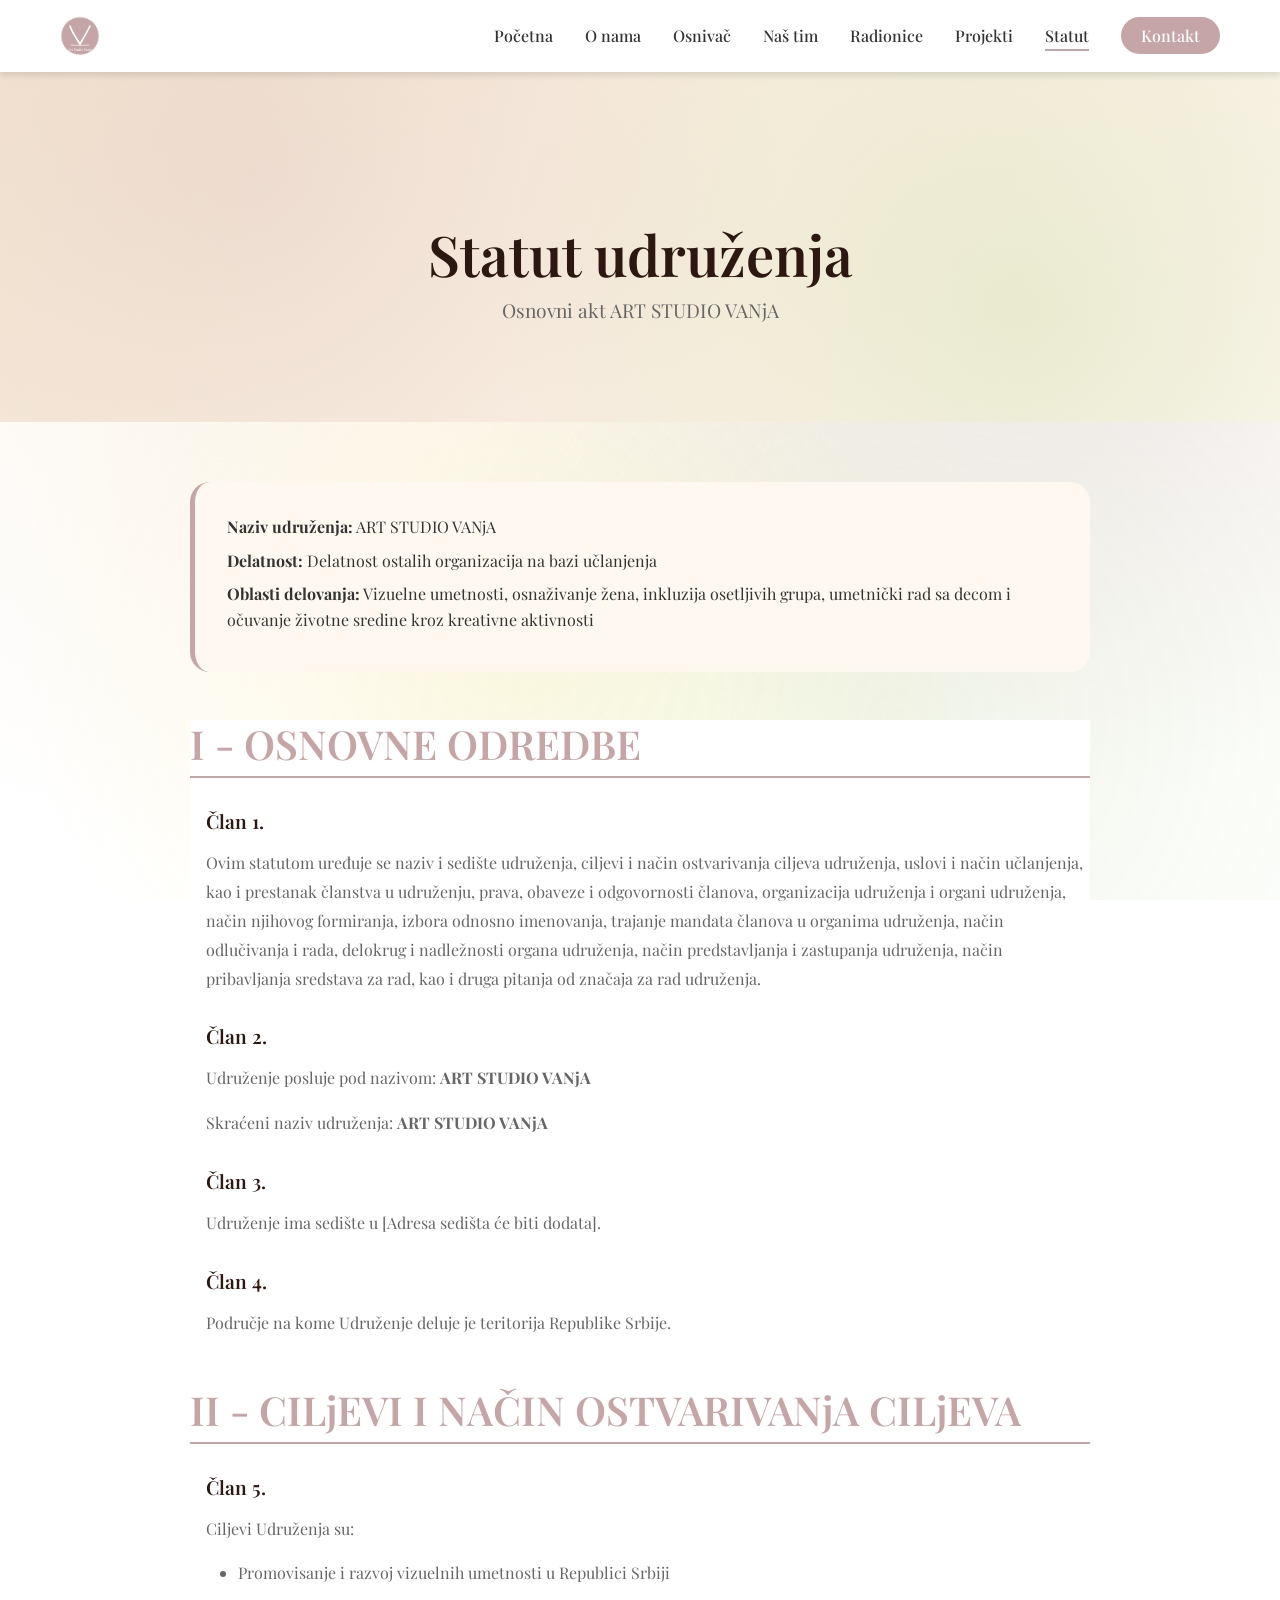
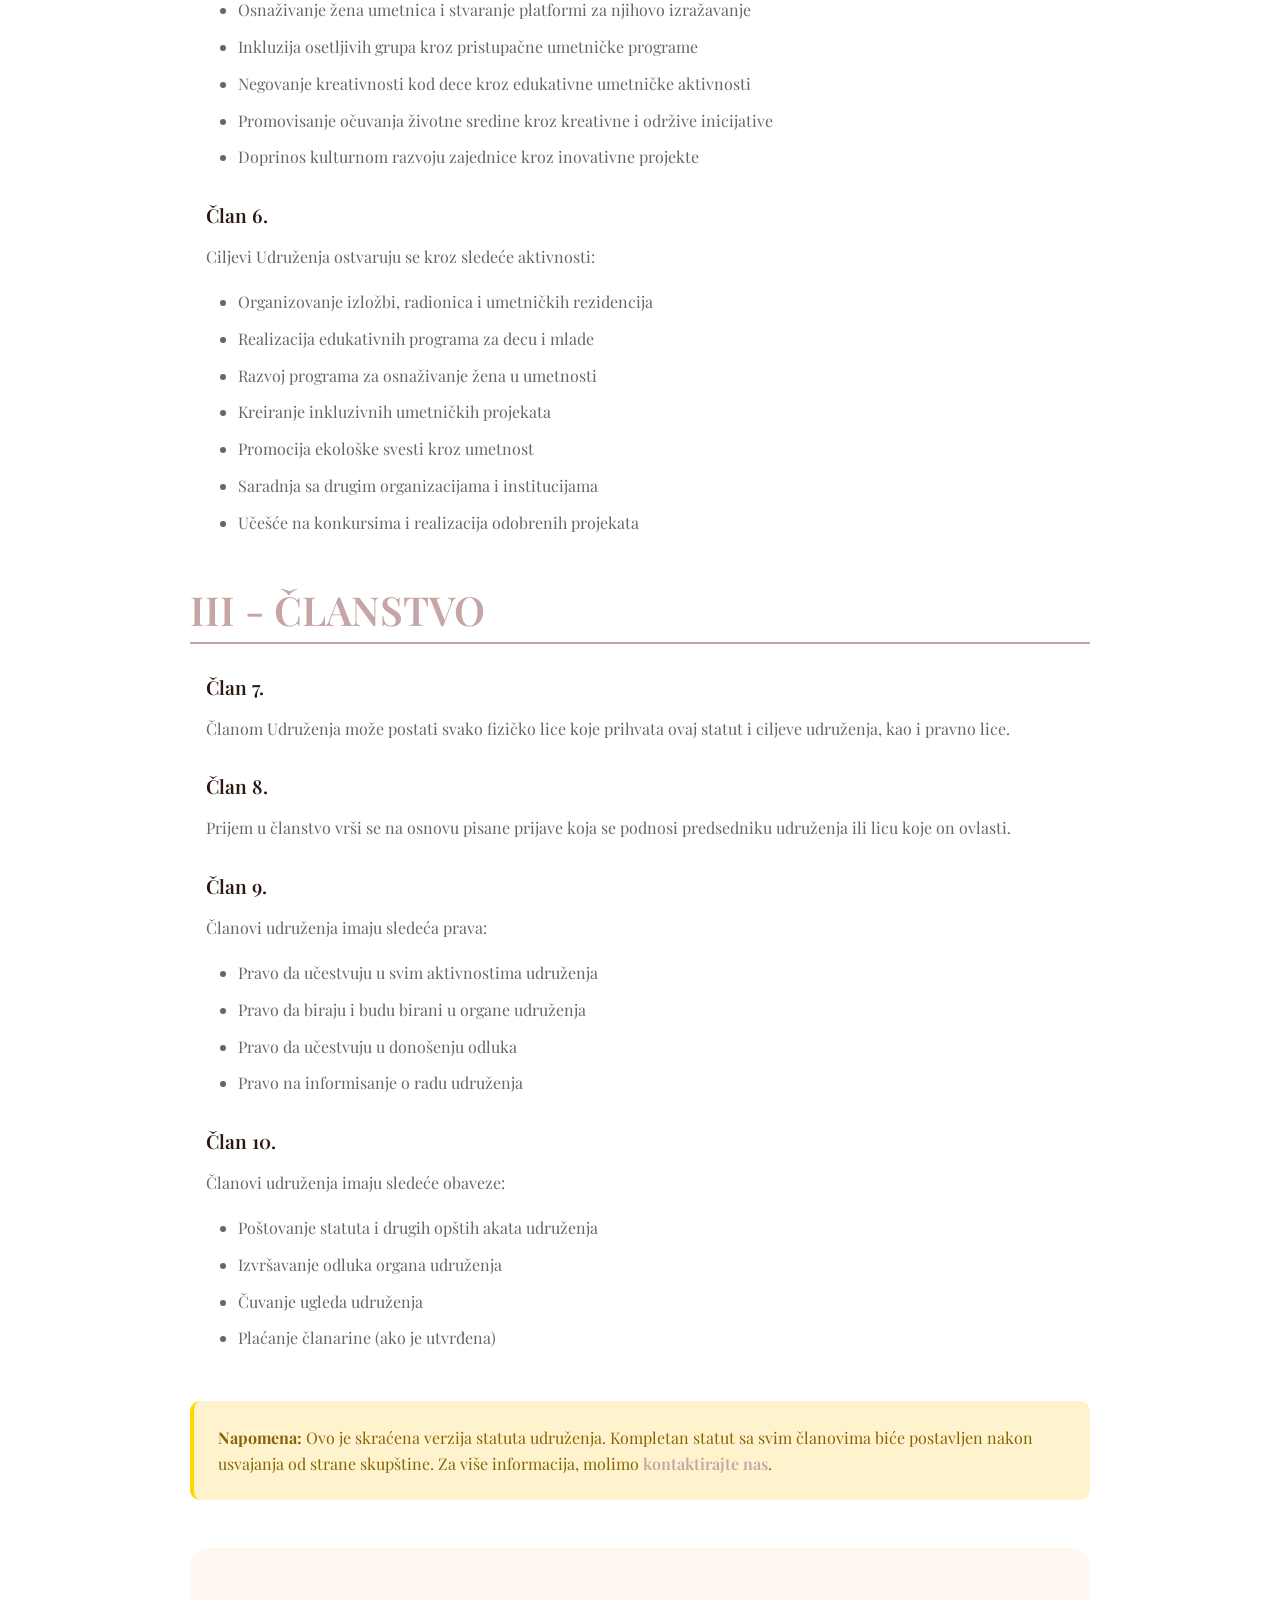
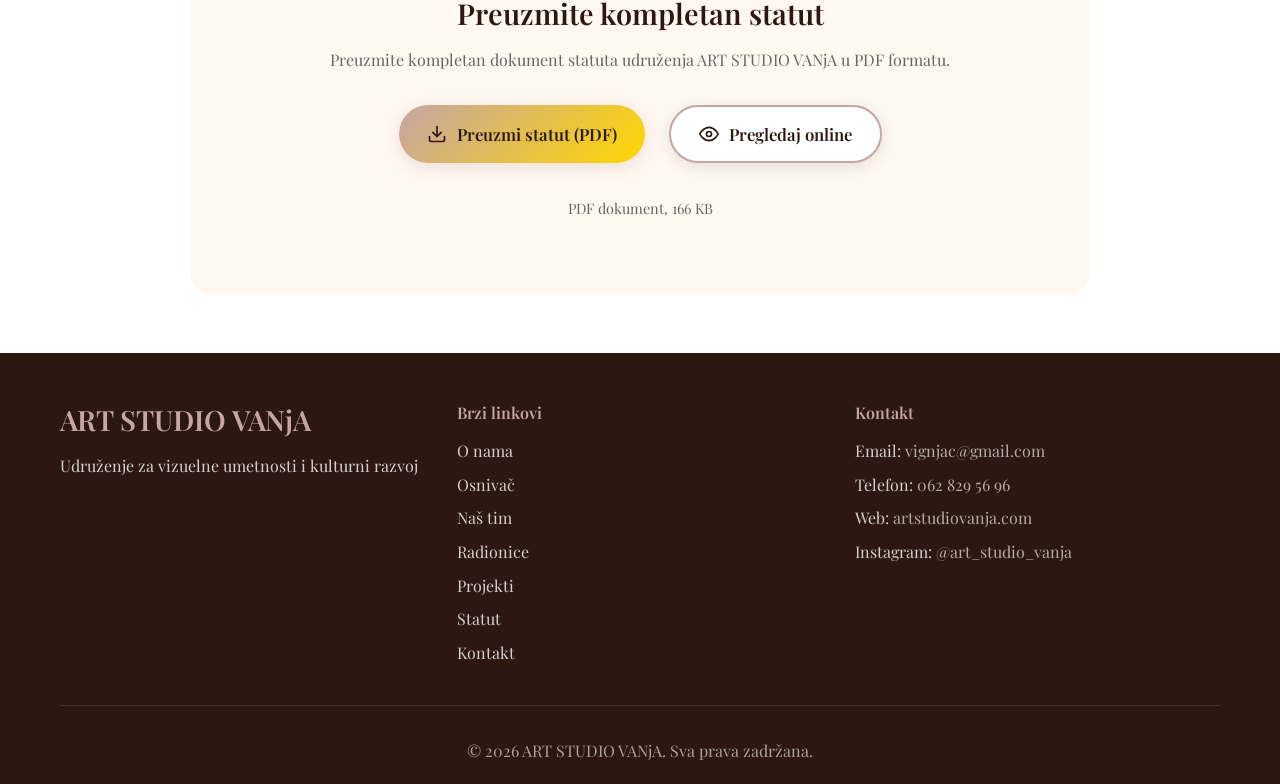
<file: statute.html>
<!DOCTYPE html>
<html lang="sr">
<head>
    <meta charset="UTF-8">
    <meta name="viewport" content="width=device-width, initial-scale=1.0">
    <meta name="description" content="Statut - ART STUDIO VANjA udruženje za vizuelne umetnosti">
    <title>Statut | ART STUDIO VANjA</title>
    <link rel="stylesheet" href="css/style.css">
    <link rel="preconnect" href="https://fonts.googleapis.com">
    <link rel="preconnect" href="https://fonts.gstatic.com" crossorigin>
    <link href="https://fonts.googleapis.com/css2?family=Playfair+Display:wght@400;600;700&family=Poppins:wght@300;400;500;600&display=swap" rel="stylesheet">
</head>
<body>
    <!-- Navigation -->
    <nav class="navbar" id="navbar">
        <div class="container">
            <div class="nav-wrapper">
                <a href="index.html" class="logo">
                    <img src="images/logo.svg" alt="ART STUDIO VANJA" style="height: 40px; width: auto;">
                </a>
                <button class="mobile-menu-toggle" id="mobileMenuToggle">
                    <span></span>
                    <span></span>
                    <span></span>
                </button>
                <ul class="nav-menu" id="navMenu">
                    <li><a href="index.html" class="nav-link">Početna</a></li>
                    <li><a href="about.html" class="nav-link">O nama</a></li>
                    <li><a href="founder.html" class="nav-link">Osnivač</a></li>
                    <li><a href="team.html" class="nav-link">Naš tim</a></li>
                    <li><a href="workshops.html" class="nav-link">Radionice</a></li>
                    <li><a href="projects.html" class="nav-link">Projekti</a></li>
                    <li><a href="statute.html" class="nav-link active">Statut</a></li>
                    <li><a href="contact.html" class="nav-link contact-btn">Kontakt</a></li>
                </ul>
            </div>
        </div>
    </nav>

    <!-- Page Header -->
    <section class="page-header">
        <div class="container">
            <h1>Statut udruženja</h1>
            <p>Osnovni akt ART STUDIO VANjA</p>
        </div>
    </section>

    <!-- Statute Content -->
    <section class="statute-content">
        <div class="container">
            <div class="statute-wrapper">
                <div class="statute-info">
                    <p><strong>Naziv udruženja:</strong> ART STUDIO VANjA</p>
                    <p><strong>Delatnost:</strong> Delatnost ostalih organizacija na bazi učlanjenja</p>
                    <p><strong>Oblasti delovanja:</strong> Vizuelne umetnosti, osnaživanje žena, inkluzija osetljivih grupa,
                    umetnički rad sa decom i očuvanje životne sredine kroz kreativne aktivnosti</p>
                </div>

                <div class="statute-document">
                    <!-- I - OSNOVNE ODREDBE -->
                    <div class="statute-section">
                        <h2>I - OSNOVNE ODREDBE</h2>

                        <div class="statute-article">
                            <h3>Član 1.</h3>
                            <p>
                                Ovim statutom uređuje se naziv i sedište udruženja, ciljevi i način ostvarivanja ciljeva udruženja,
                                uslovi i način učlanjenja, kao i prestanak članstva u udruženju, prava, obaveze i odgovornosti članova,
                                organizacija udruženja i organi udruženja, način njihovog formiranja, izbora odnosno imenovanja,
                                trajanje mandata članova u organima udruženja, način odlučivanja i rada, delokrug i nadležnosti
                                organa udruženja, način predstavljanja i zastupanja udruženja, način pribavljanja sredstava za rad,
                                kao i druga pitanja od značaja za rad udruženja.
                            </p>
                        </div>

                        <div class="statute-article">
                            <h3>Član 2.</h3>
                            <p>
                                Udruženje posluje pod nazivom: <strong>ART STUDIO VANjA</strong>
                            </p>
                            <p>
                                Skraćeni naziv udruženja: <strong>ART STUDIO VANjA</strong>
                            </p>
                        </div>

                        <div class="statute-article">
                            <h3>Član 3.</h3>
                            <p>
                                Udruženje ima sedište u [Adresa sedišta će biti dodata].
                            </p>
                        </div>

                        <div class="statute-article">
                            <h3>Član 4.</h3>
                            <p>
                                Područje na kome Udruženje deluje je teritorija Republike Srbije.
                            </p>
                        </div>
                    </div>

                    <!-- II - CILjEVI I NAČIN OSTVARIVANjA CILjEVA -->
                    <div class="statute-section">
                        <h2>II - CILjEVI I NAČIN OSTVARIVANjA CILjEVA</h2>

                        <div class="statute-article">
                            <h3>Član 5.</h3>
                            <p>Ciljevi Udruženja su:</p>
                            <ul>
                                <li>Promovisanje i razvoj vizuelnih umetnosti u Republici Srbiji</li>
                                <li>Osnaživanje žena umetnica i stvaranje platformi za njihovo izražavanje</li>
                                <li>Inkluzija osetljivih grupa kroz pristupačne umetničke programe</li>
                                <li>Negovanje kreativnosti kod dece kroz edukativne umetničke aktivnosti</li>
                                <li>Promovisanje očuvanja životne sredine kroz kreativne i održive inicijative</li>
                                <li>Doprinos kulturnom razvoju zajednice kroz inovativne projekte</li>
                            </ul>
                        </div>

                        <div class="statute-article">
                            <h3>Član 6.</h3>
                            <p>Ciljevi Udruženja ostvaruju se kroz sledeće aktivnosti:</p>
                            <ul>
                                <li>Organizovanje izložbi, radionica i umetničkih rezidencija</li>
                                <li>Realizacija edukativnih programa za decu i mlade</li>
                                <li>Razvoj programa za osnaživanje žena u umetnosti</li>
                                <li>Kreiranje inkluzivnih umetničkih projekata</li>
                                <li>Promocija ekološke svesti kroz umetnost</li>
                                <li>Saradnja sa drugim organizacijama i institucijama</li>
                                <li>Učešće na konkursima i realizacija odobrenih projekata</li>
                            </ul>
                        </div>
                    </div>

                    <!-- III - ČLANSTVO -->
                    <div class="statute-section">
                        <h2>III - ČLANSTVO</h2>

                        <div class="statute-article">
                            <h3>Član 7.</h3>
                            <p>
                                Članom Udruženja može postati svako fizičko lice koje prihvata ovaj statut i
                                ciljeve udruženja, kao i pravno lice.
                            </p>
                        </div>

                        <div class="statute-article">
                            <h3>Član 8.</h3>
                            <p>
                                Prijem u članstvo vrši se na osnovu pisane prijave koja se podnosi predsedniku udruženja
                                ili licu koje on ovlasti.
                            </p>
                        </div>

                        <div class="statute-article">
                            <h3>Član 9.</h3>
                            <p>Članovi udruženja imaju sledeća prava:</p>
                            <ul>
                                <li>Pravo da učestvuju u svim aktivnostima udruženja</li>
                                <li>Pravo da biraju i budu birani u organe udruženja</li>
                                <li>Pravo da učestvuju u donošenju odluka</li>
                                <li>Pravo na informisanje o radu udruženja</li>
                            </ul>
                        </div>

                        <div class="statute-article">
                            <h3>Član 10.</h3>
                            <p>Članovi udruženja imaju sledeće obaveze:</p>
                            <ul>
                                <li>Poštovanje statuta i drugih opštih akata udruženja</li>
                                <li>Izvršavanje odluka organa udruženja</li>
                                <li>Čuvanje ugleda udruženja</li>
                                <li>Plaćanje članarine (ako je utvrđena)</li>
                            </ul>
                        </div>
                    </div>

                    <!-- Placeholder for additional sections -->
                    <div class="statute-note">
                        <p>
                            <strong>Napomena:</strong> Ovo je skraćena verzija statuta udruženja.
                            Kompletan statut sa svim članovima biće postavljen nakon usvajanja od strane skupštine.
                            Za više informacija, molimo <a href="contact.html">kontaktirajte nas</a>.
                        </p>
                    </div>

                    <!-- Download Section -->
                    <div class="statute-download">
                        <h3>Preuzmite kompletan statut</h3>
                        <p>Preuzmite kompletan dokument statuta udruženja ART STUDIO VANjA u PDF formatu.</p>
                        <div class="download-buttons">
                            <a href="documents/statut.pdf" class="btn btn-primary" download="ART_STUDIO_VANJA_Statut.pdf">
                                <svg width="20" height="20" viewBox="0 0 24 24" fill="none" stroke="currentColor" stroke-width="2" stroke-linecap="round" stroke-linejoin="round">
                                    <path d="M21 15v4a2 2 0 0 1-2 2H5a2 2 0 0 1-2-2v-4"></path>
                                    <polyline points="7 10 12 15 17 10"></polyline>
                                    <line x1="12" y1="15" x2="12" y2="3"></line>
                                </svg>
                                Preuzmi statut (PDF)
                            </a>
                            <a href="documents/statut.pdf" class="btn btn-secondary" target="_blank">
                                <svg width="20" height="20" viewBox="0 0 24 24" fill="none" stroke="currentColor" stroke-width="2" stroke-linecap="round" stroke-linejoin="round">
                                    <path d="M1 12s4-8 11-8 11 8 11 8-4 8-11 8-11-8-11-8z"></path>
                                    <circle cx="12" cy="12" r="3"></circle>
                                </svg>
                                Pregledaj online
                            </a>
                        </div>
                        <p class="download-info">
                            <small>PDF dokument, 166 KB</small>
                        </p>
                    </div>
                </div>
            </div>
        </div>
    </section>

    <!-- Footer -->
    <footer class="footer">
        <div class="container">
            <div class="footer-content">
                <div class="footer-section">
                    <h3>ART STUDIO VANjA</h3>
                    <p>Udruženje za vizuelne umetnosti i kulturni razvoj</p>
                </div>
                <div class="footer-section">
                    <h4>Brzi linkovi</h4>
                    <ul>
                        <li><a href="about.html">O nama</a></li>
                        <li><a href="founder.html">Osnivač</a></li>
                        <li><a href="team.html">Naš tim</a></li>
                        <li><a href="workshops.html">Radionice</a></li>
                        <li><a href="projects.html">Projekti</a></li>
                        <li><a href="statute.html">Statut</a></li>
                        <li><a href="contact.html">Kontakt</a></li>
                    </ul>
                </div>
                <div class="footer-section">
                    <h4>Kontakt</h4>
                    <p>Email: <a href="mailto:vignjac@gmail.com">vignjac@gmail.com</a></p>
                    <p>Telefon: <a href="tel:+381628295696">062 829 56 96</a></p>
                    <p>Web: <a href="https://artstudiovanja.com">artstudiovanja.com</a></p>
                    <p>Instagram: <a href="https://www.instagram.com/art_studio_vanja" target="_blank" rel="noopener noreferrer">@art_studio_vanja</a></p>
                </div>
            </div>
            <div class="footer-bottom">
                <p>&copy; 2026 ART STUDIO VANjA. Sva prava zadržana.</p>
            </div>
        </div>
    </footer>

    <script src="js/main.js"></script>
</body>
</html>
</file>
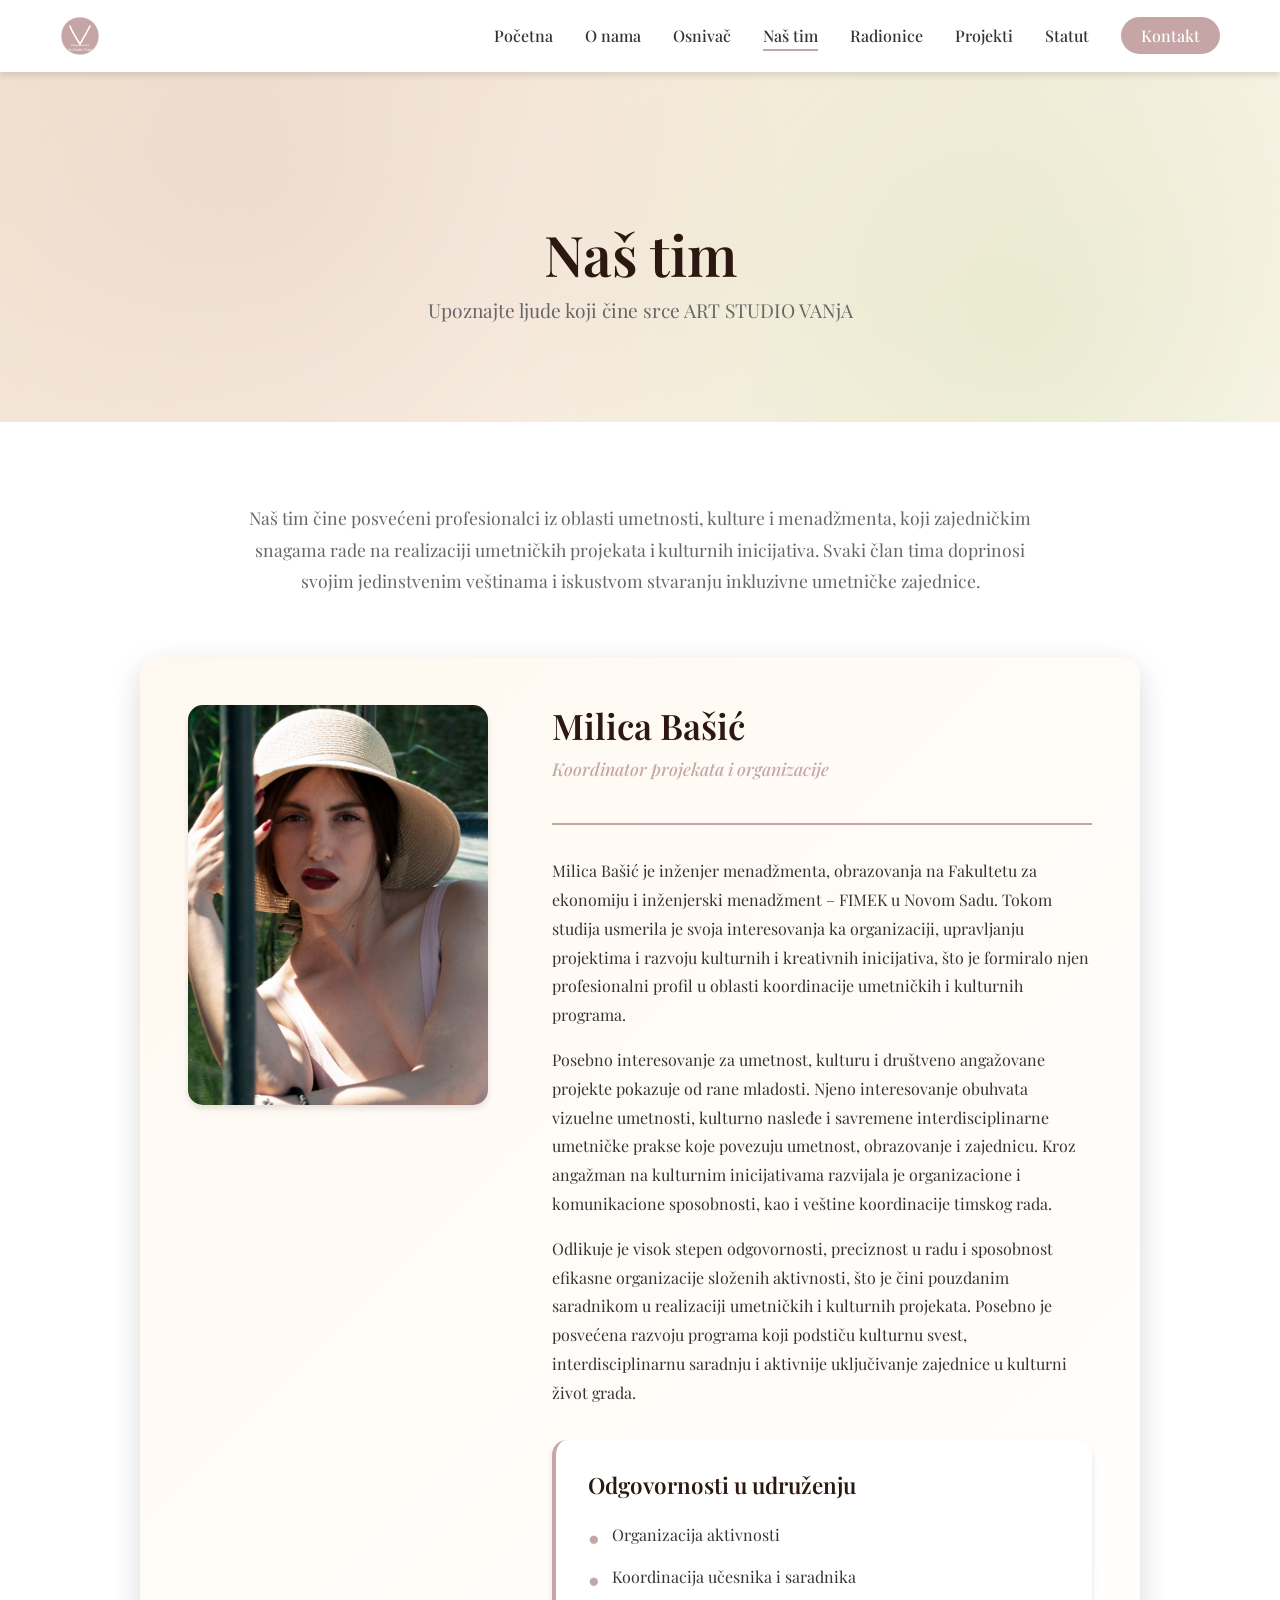
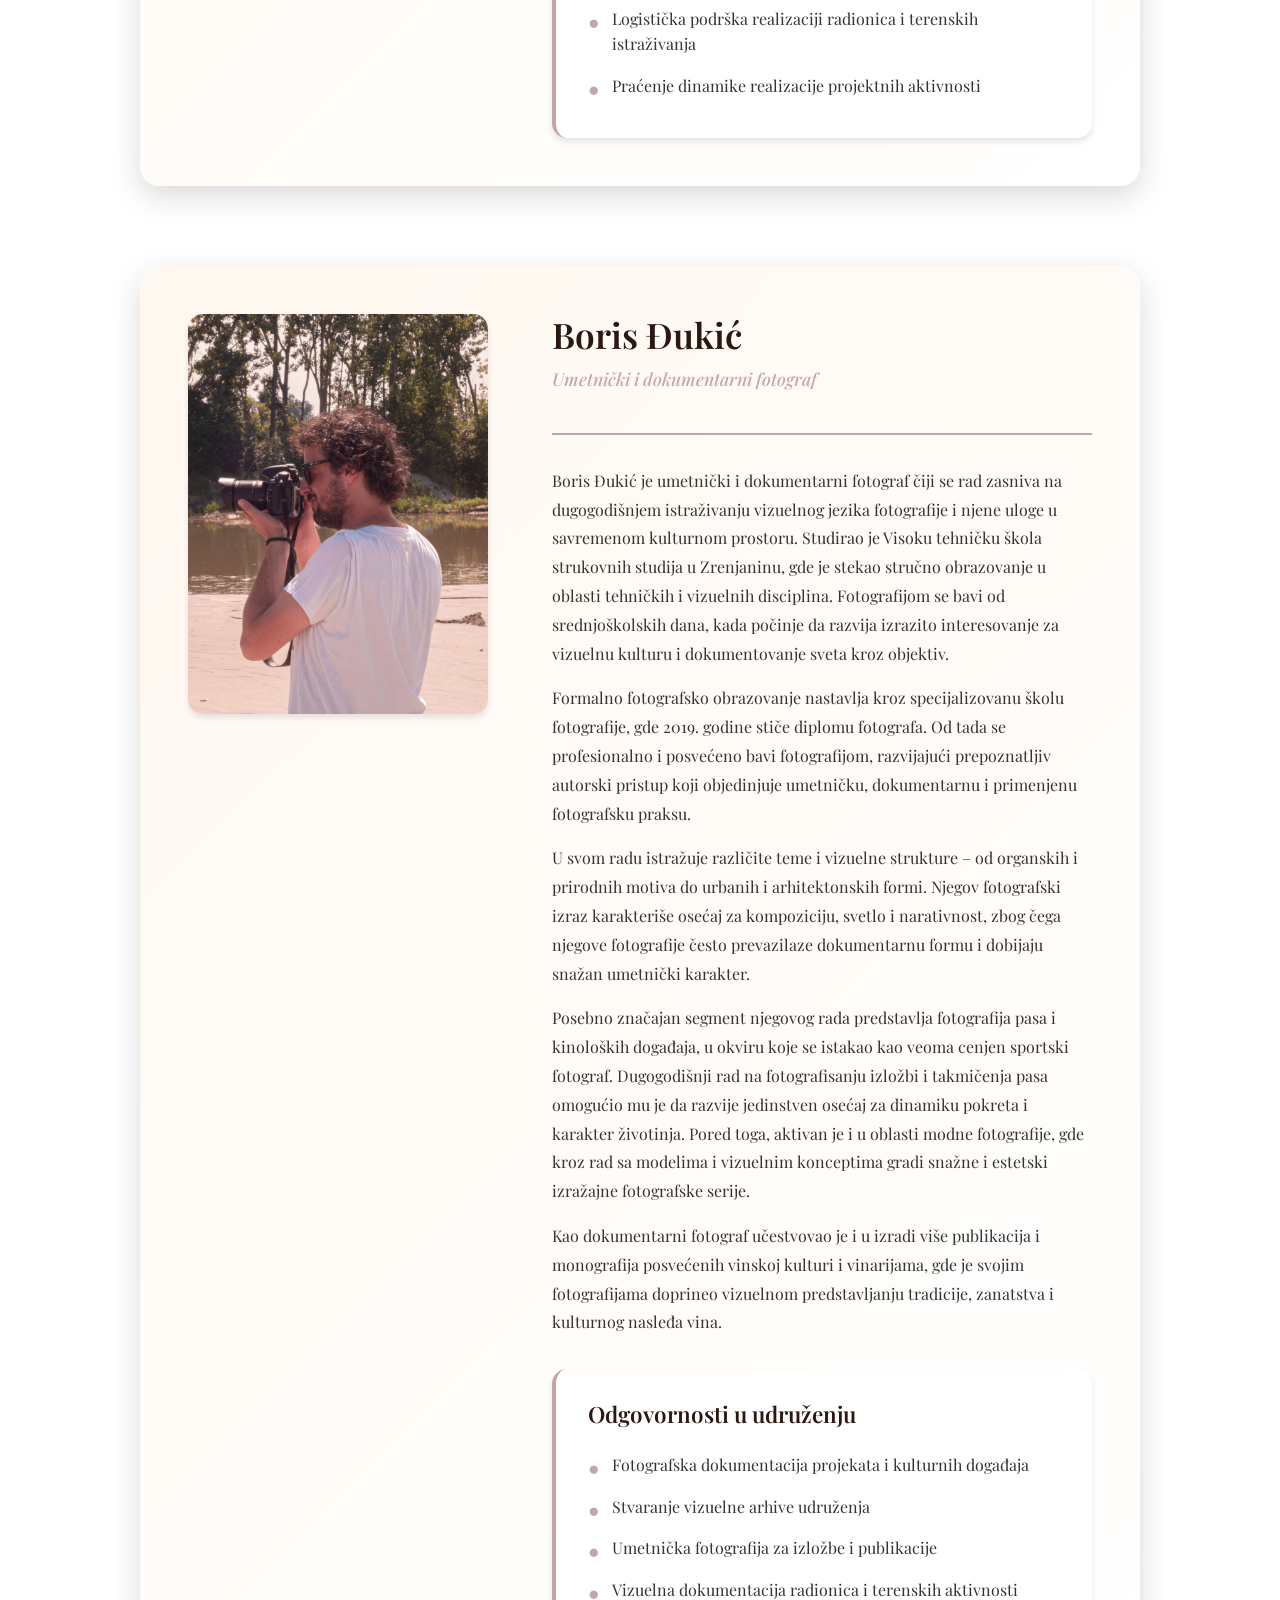
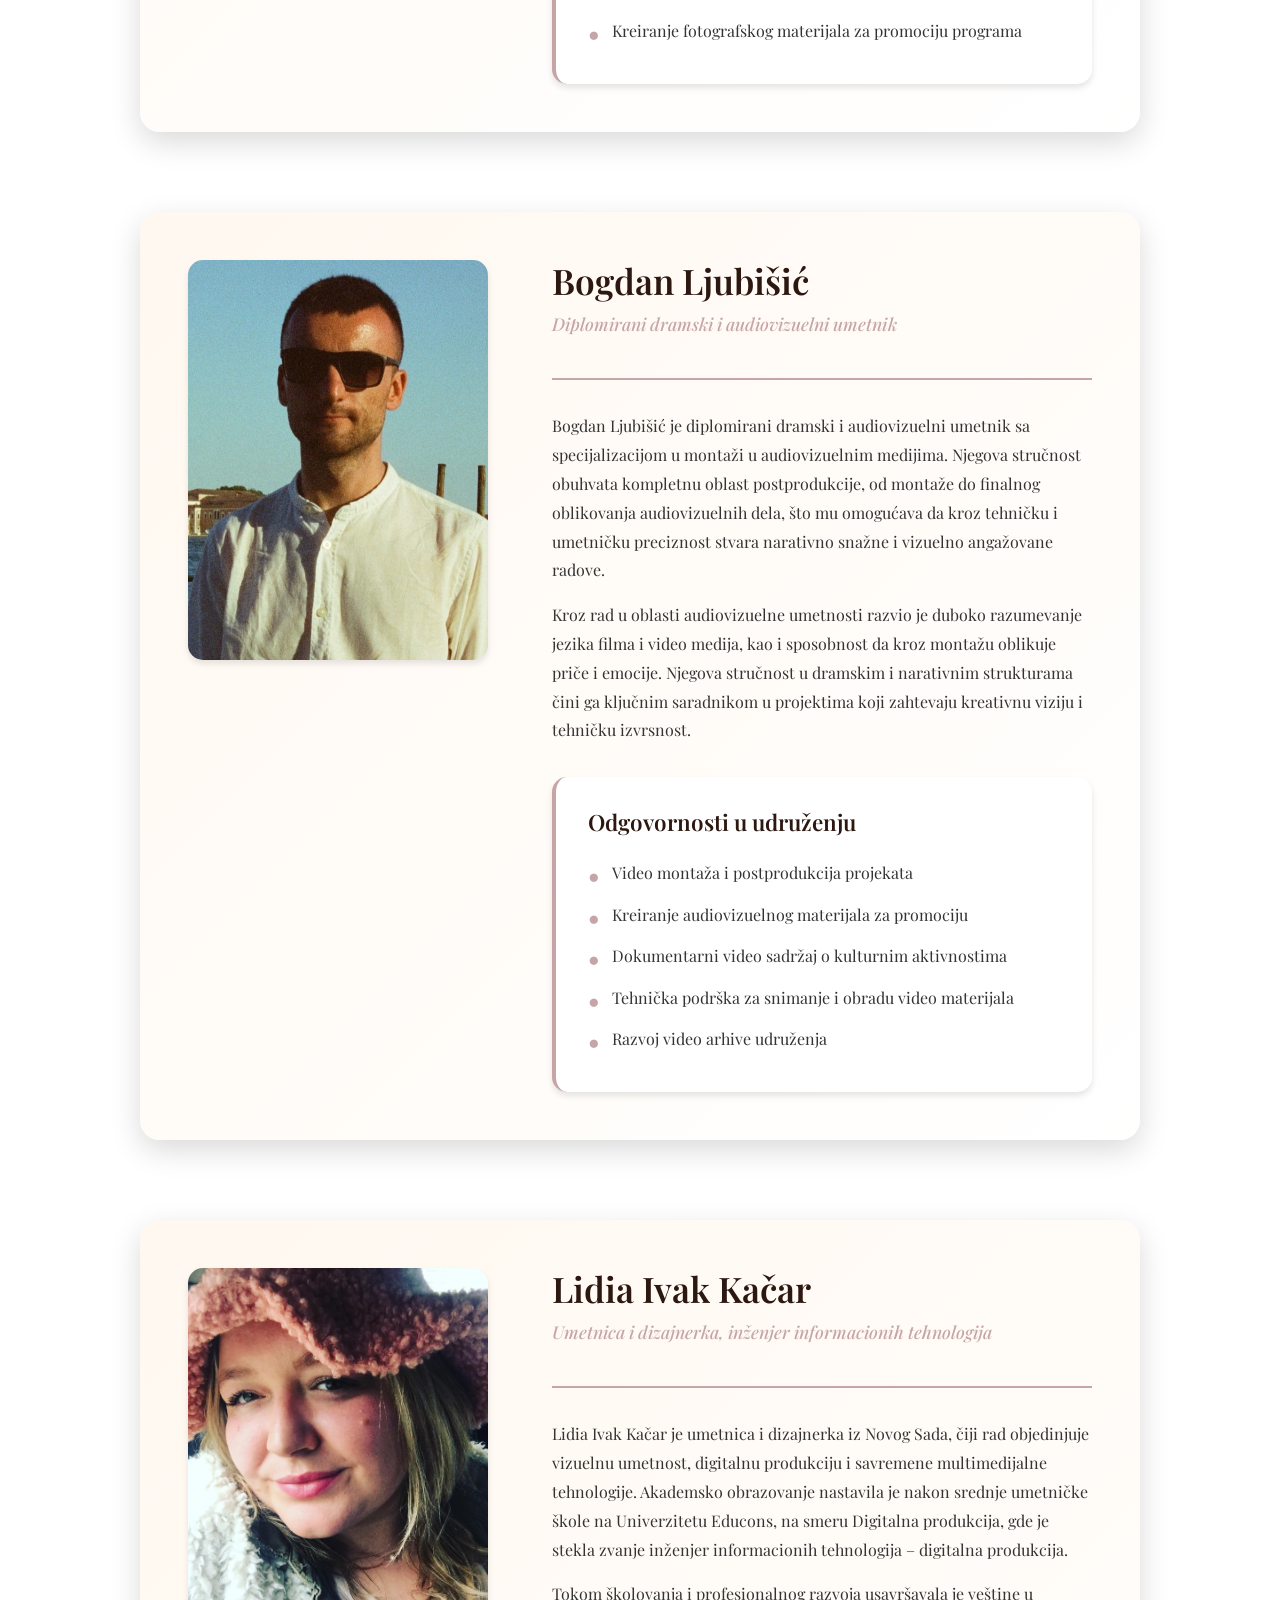
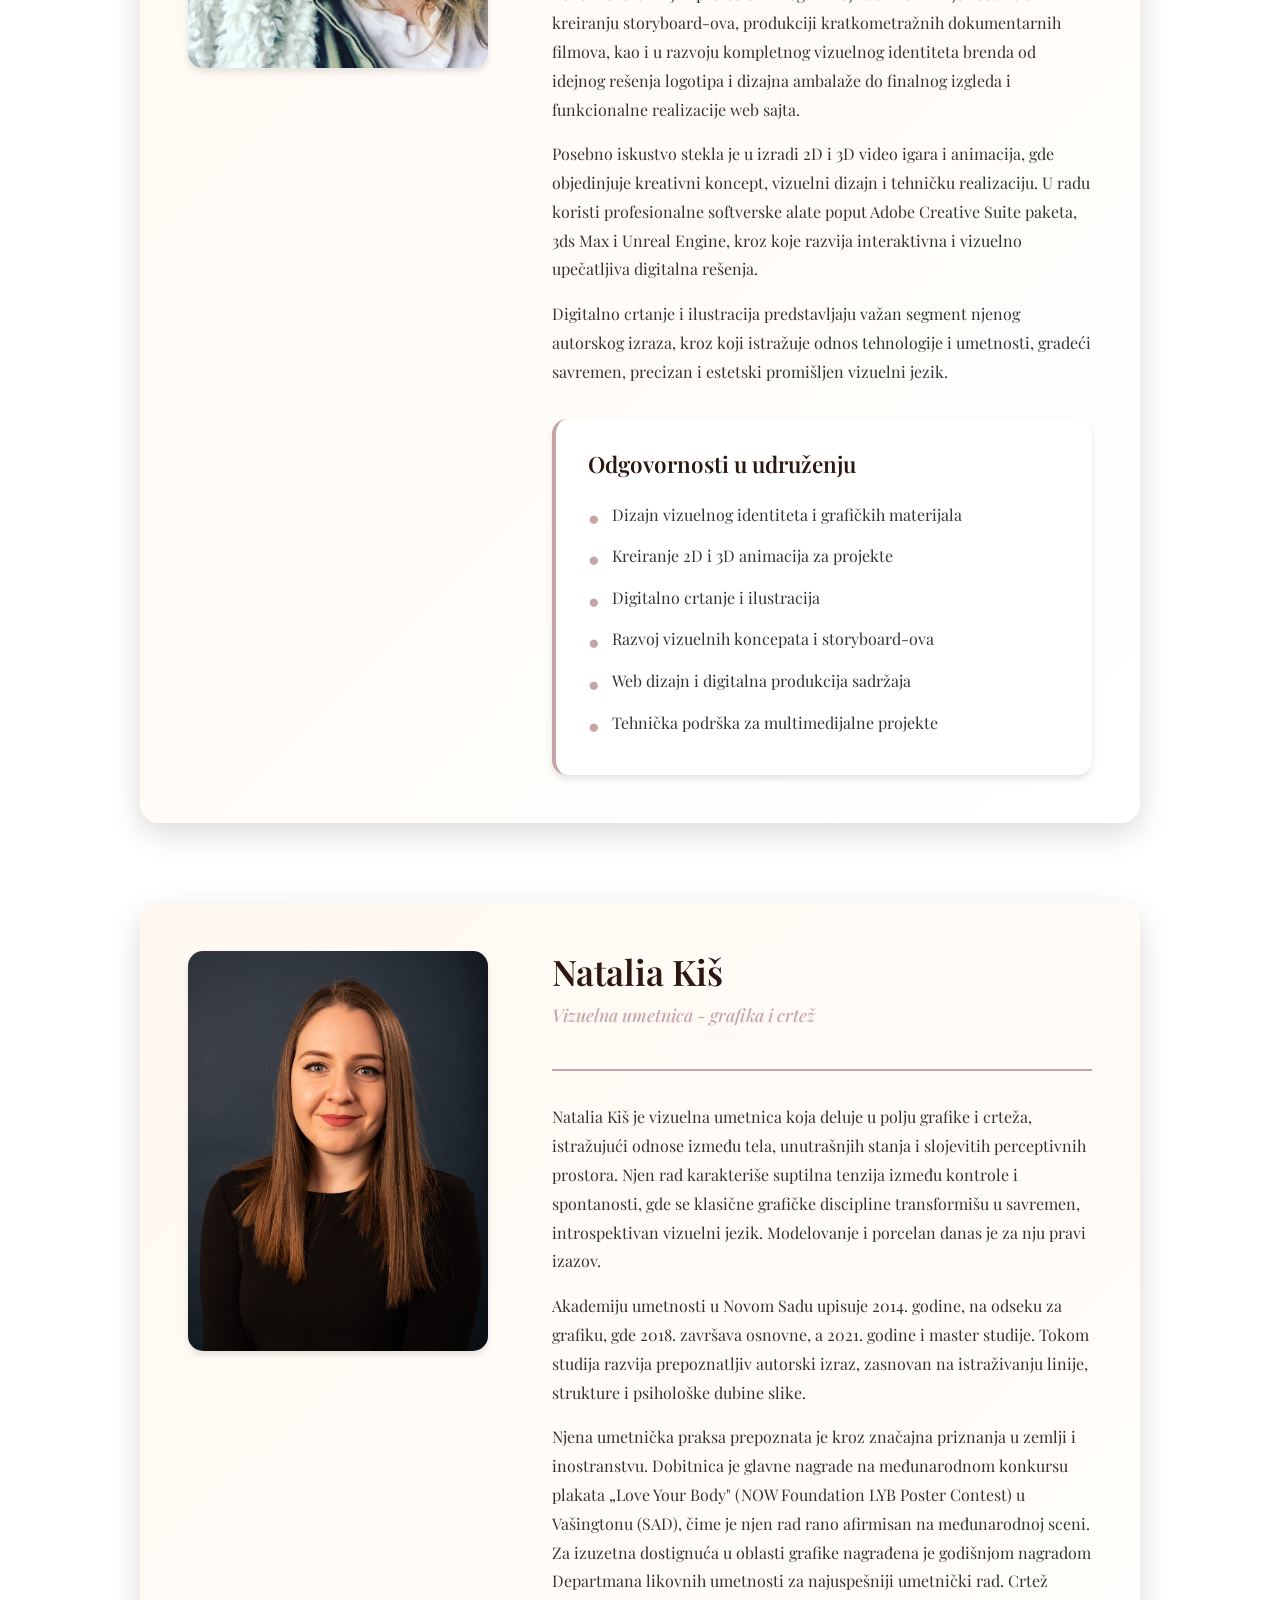
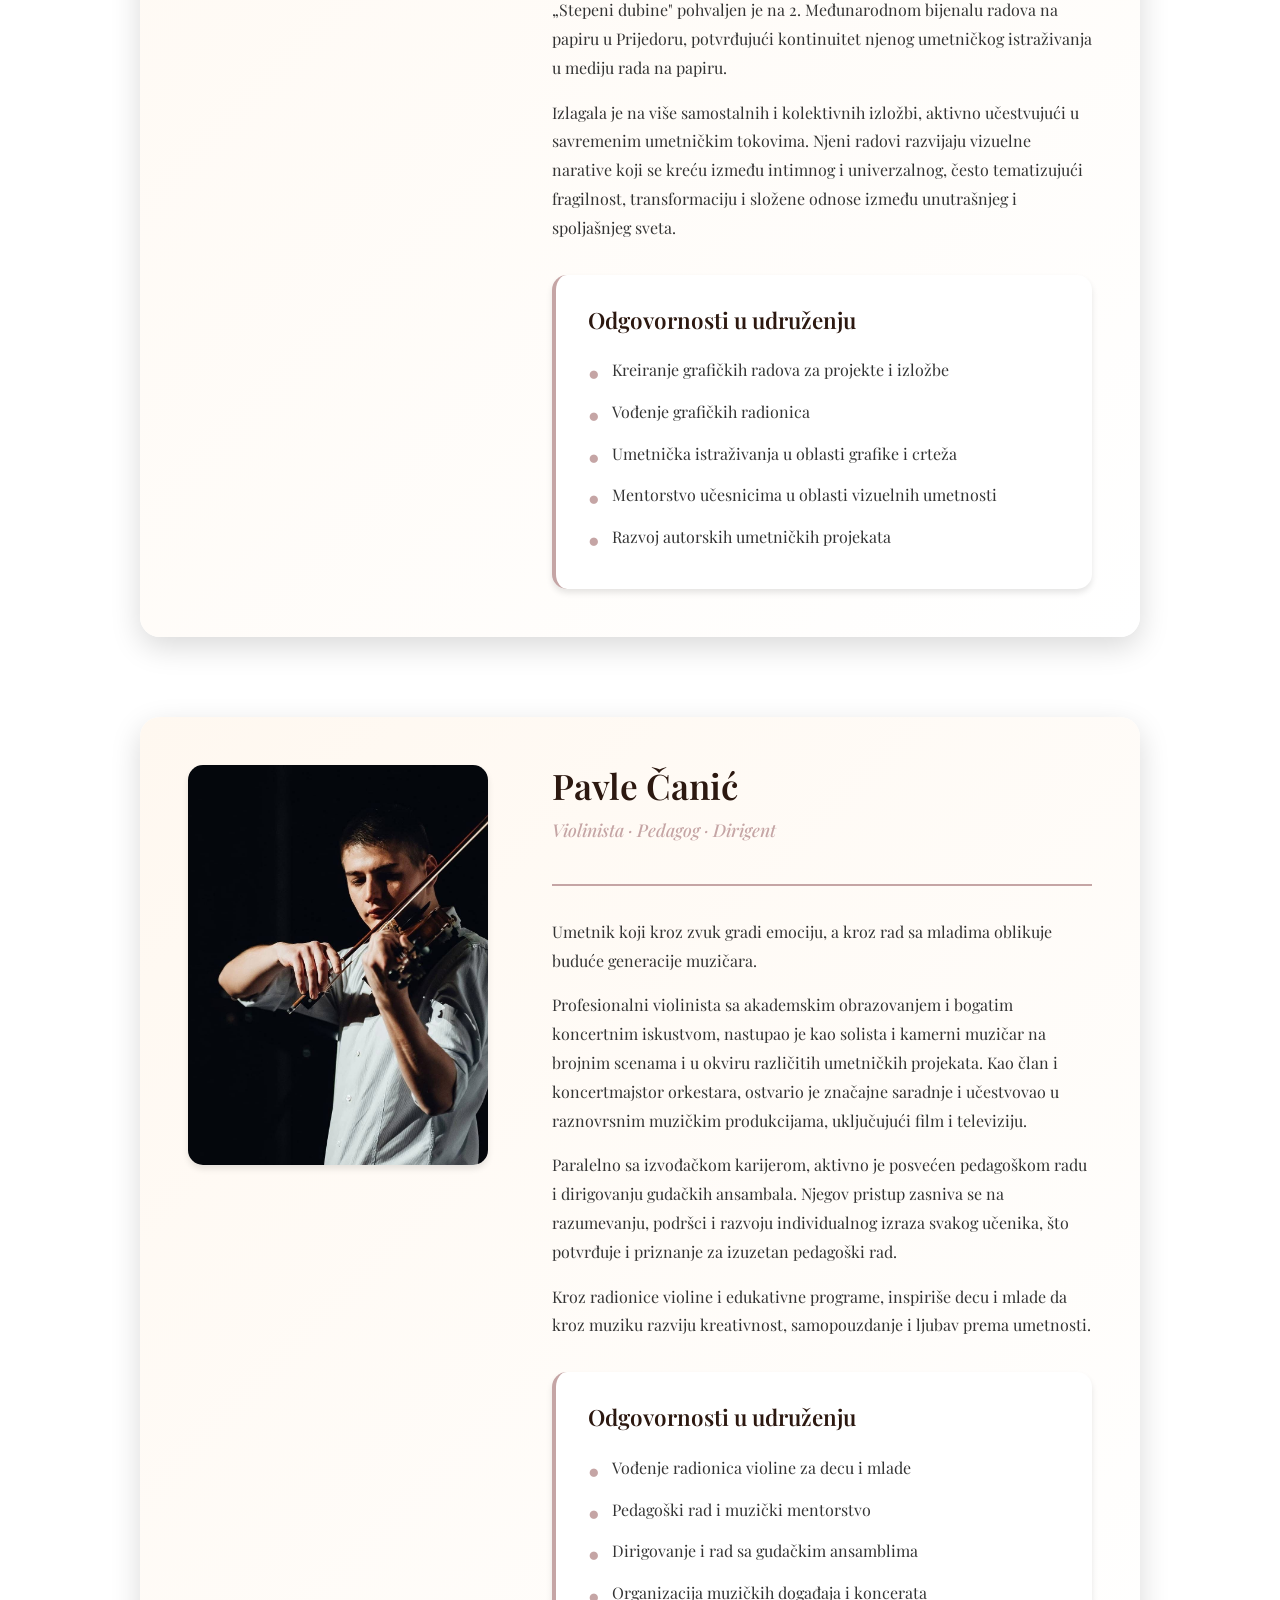
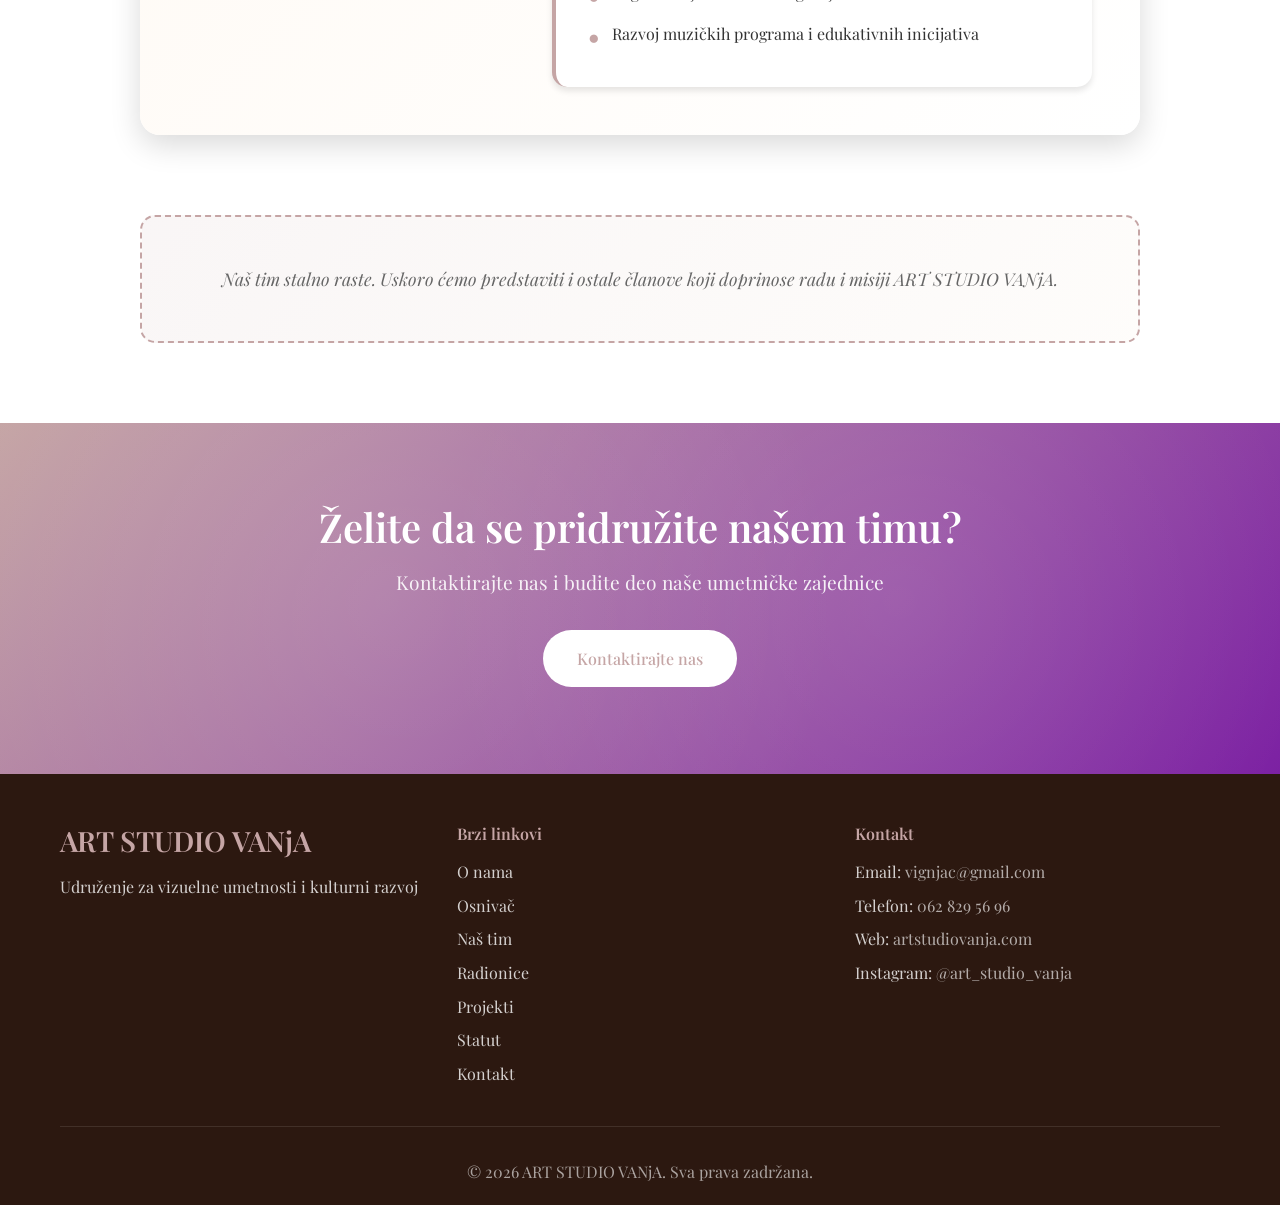
<file: team.html>
<!DOCTYPE html>
<html lang="sr">
<head>
    <meta charset="UTF-8">
    <meta name="viewport" content="width=device-width, initial-scale=1.0">
    <meta name="description" content="Naš tim - ART STUDIO VANjA udruženje za vizuelne umetnosti">
    <title>Naš tim | ART STUDIO VANjA</title>
    <link rel="stylesheet" href="css/style.css">
    <link rel="preconnect" href="https://fonts.googleapis.com">
    <link rel="preconnect" href="https://fonts.gstatic.com" crossorigin>
    <link href="https://fonts.googleapis.com/css2?family=Playfair+Display:wght@400;600;700&family=Poppins:wght@300;400;500;600&display=swap" rel="stylesheet">
</head>
<body>
    <!-- Navigation -->
    <nav class="navbar" id="navbar">
        <div class="container">
            <div class="nav-wrapper">
                <a href="index.html" class="logo">
                    <img src="images/logo.svg" alt="ART STUDIO VANJA" style="height: 40px; width: auto;">
                </a>
                <button class="mobile-menu-toggle" id="mobileMenuToggle">
                    <span></span>
                    <span></span>
                    <span></span>
                </button>
                <ul class="nav-menu" id="navMenu">
                    <li><a href="index.html" class="nav-link">Početna</a></li>
                    <li><a href="about.html" class="nav-link">O nama</a></li>
                    <li><a href="founder.html" class="nav-link">Osnivač</a></li>
                    <li><a href="team.html" class="nav-link active">Naš tim</a></li>
                    <li><a href="workshops.html" class="nav-link">Radionice</a></li>
                    <li><a href="projects.html" class="nav-link">Projekti</a></li>
                    <li><a href="statute.html" class="nav-link">Statut</a></li>
                    <li><a href="contact.html" class="nav-link contact-btn">Kontakt</a></li>
                </ul>
            </div>
        </div>
    </nav>

    <!-- Page Header -->
    <section class="page-header">
        <div class="container">
            <h1>Naš tim</h1>
            <p>Upoznajte ljude koji čine srce ART STUDIO VANjA</p>
        </div>
    </section>

    <!-- Team Section -->
    <section class="team-section">
        <div class="container">
            <div class="team-intro">
                <p>
                    Naš tim čine posvećeni profesionalci iz oblasti umetnosti, kulture i menadžmenta,
                    koji zajedničkim snagama rade na realizaciji umetničkih projekata i kulturnih inicijativa.
                    Svaki član tima doprinosi svojim jedinstvenim veštinama i iskustvom stvaranju
                    inkluzivne umetničke zajednice.
                </p>
            </div>

            <div class="team-members">
                <!-- Team Member: Milica Bašić -->
                <div class="team-member">
                    <div class="member-image">
                        <img src="images/milica.jpg" alt="Milica Bašić">
                    </div>
                    <div class="member-content">
                        <div class="member-header">
                            <h2>Milica Bašić</h2>
                            <p class="member-role">Koordinator projekata i organizacije</p>
                        </div>
                        <div class="member-bio">
                            <p>
                                Milica Bašić je inženjer menadžmenta, obrazovanja na Fakultetu za ekonomiju i
                                inženjerski menadžment – FIMEK u Novom Sadu. Tokom studija usmerila je svoja
                                interesovanja ka organizaciji, upravljanju projektima i razvoju kulturnih i
                                kreativnih inicijativa, što je formiralo njen profesionalni profil u oblasti
                                koordinacije umetničkih i kulturnih programa.
                            </p>
                            <p>
                                Posebno interesovanje za umetnost, kulturu i društveno angažovane projekte
                                pokazuje od rane mladosti. Njeno interesovanje obuhvata vizuelne umetnosti,
                                kulturno nasleđe i savremene interdisciplinarne umetničke prakse koje povezuju
                                umetnost, obrazovanje i zajednicu. Kroz angažman na kulturnim inicijativama
                                razvijala je organizacione i komunikacione sposobnosti, kao i veštine koordinacije
                                timskog rada.
                            </p>
                            <p>
                                Odlikuje je visok stepen odgovornosti, preciznost u radu i sposobnost efikasne
                                organizacije složenih aktivnosti, što je čini pouzdanim saradnikom u realizaciji
                                umetničkih i kulturnih projekata. Posebno je posvećena razvoju programa koji
                                podstiču kulturnu svest, interdisciplinarnu saradnju i aktivnije uključivanje
                                zajednice u kulturni život grada.
                            </p>
                        </div>
                        <div class="member-responsibilities">
                            <h3>Odgovornosti u udruženju</h3>
                            <ul>
                                <li>Organizacija aktivnosti</li>
                                <li>Koordinacija učesnika i saradnika</li>
                                <li>Logistička podrška realizaciji radionica i terenskih istraživanja</li>
                                <li>Praćenje dinamike realizacije projektnih aktivnosti</li>
                            </ul>
                        </div>
                    </div>
                </div>

                <!-- Team Member: Boris Đukić -->
                <div class="team-member">
                    <div class="member-image">
                        <img src="images/boris.jpg" alt="Boris Đukić">
                    </div>
                    <div class="member-content">
                        <div class="member-header">
                            <h2>Boris Đukić</h2>
                            <p class="member-role">Umetnički i dokumentarni fotograf</p>
                        </div>
                        <div class="member-bio">
                            <p>
                                Boris Đukić je umetnički i dokumentarni fotograf čiji se rad zasniva na dugogodišnjem
                                istraživanju vizuelnog jezika fotografije i njene uloge u savremenom kulturnom prostoru.
                                Studirao je Visoku tehničku škola strukovnih studija u Zrenjaninu, gde je stekao stručno
                                obrazovanje u oblasti tehničkih i vizuelnih disciplina. Fotografijom se bavi od srednjoškolskih
                                dana, kada počinje da razvija izrazito interesovanje za vizuelnu kulturu i dokumentovanje sveta
                                kroz objektiv.
                            </p>
                            <p>
                                Formalno fotografsko obrazovanje nastavlja kroz specijalizovanu školu fotografije, gde 2019.
                                godine stiče diplomu fotografa. Od tada se profesionalno i posvećeno bavi fotografijom,
                                razvijajući prepoznatljiv autorski pristup koji objedinjuje umetničku, dokumentarnu i primenjenu
                                fotografsku praksu.
                            </p>
                            <p>
                                U svom radu istražuje različite teme i vizuelne strukture – od organskih i prirodnih motiva
                                do urbanih i arhitektonskih formi. Njegov fotografski izraz karakteriše osećaj za kompoziciju,
                                svetlo i narativnost, zbog čega njegove fotografije često prevazilaze dokumentarnu formu i
                                dobijaju snažan umetnički karakter.
                            </p>
                            <p>
                                Posebno značajan segment njegovog rada predstavlja fotografija pasa i kinoloških događaja,
                                u okviru koje se istakao kao veoma cenjen sportski fotograf. Dugogodišnji rad na fotografisanju
                                izložbi i takmičenja pasa omogućio mu je da razvije jedinstven osećaj za dinamiku pokreta i
                                karakter životinja. Pored toga, aktivan je i u oblasti modne fotografije, gde kroz rad sa
                                modelima i vizuelnim konceptima gradi snažne i estetski izražajne fotografske serije.
                            </p>
                            <p>
                                Kao dokumentarni fotograf učestvovao je i u izradi više publikacija i monografija posvećenih
                                vinskoj kulturi i vinarijama, gde je svojim fotografijama doprineo vizuelnom predstavljanju
                                tradicije, zanatstva i kulturnog nasleđa vina.
                            </p>
                        </div>
                        <div class="member-responsibilities">
                            <h3>Odgovornosti u udruženju</h3>
                            <ul>
                                <li>Fotografska dokumentacija projekata i kulturnih događaja</li>
                                <li>Stvaranje vizuelne arhive udruženja</li>
                                <li>Umetnička fotografija za izložbe i publikacije</li>
                                <li>Vizuelna dokumentacija radionica i terenskih aktivnosti</li>
                                <li>Kreiranje fotografskog materijala za promociju programa</li>
                            </ul>
                        </div>
                    </div>
                </div>

                <!-- Team Member: Bogdan Ljubišić -->
                <div class="team-member">
                    <div class="member-image">
                        <img src="images/bogdan.jpg" alt="Bogdan Ljubišić">
                    </div>
                    <div class="member-content">
                        <div class="member-header">
                            <h2>Bogdan Ljubišić</h2>
                            <p class="member-role">Diplomirani dramski i audiovizuelni umetnik</p>
                        </div>
                        <div class="member-bio">
                            <p>
                                Bogdan Ljubišić je diplomirani dramski i audiovizuelni umetnik sa specijalizacijom
                                u montaži u audiovizuelnim medijima. Njegova stručnost obuhvata kompletnu oblast
                                postprodukcije, od montaže do finalnog oblikovanja audiovizuelnih dela, što mu omogućava
                                da kroz tehničku i umetničku preciznost stvara narativno snažne i vizuelno angažovane radove.
                            </p>
                            <p>
                                Kroz rad u oblasti audiovizuelne umetnosti razvio je duboko razumevanje jezika filma i
                                video medija, kao i sposobnost da kroz montažu oblikuje priče i emocije. Njegova stručnost
                                u dramskim i narativnim strukturama čini ga ključnim saradnikom u projektima koji zahtevaju
                                kreativnu viziju i tehničku izvrsnost.
                            </p>
                        </div>
                        <div class="member-responsibilities">
                            <h3>Odgovornosti u udruženju</h3>
                            <ul>
                                <li>Video montaža i postprodukcija projekata</li>
                                <li>Kreiranje audiovizuelnog materijala za promociju</li>
                                <li>Dokumentarni video sadržaj o kulturnim aktivnostima</li>
                                <li>Tehnička podrška za snimanje i obradu video materijala</li>
                                <li>Razvoj video arhive udruženja</li>
                            </ul>
                        </div>
                    </div>
                </div>

                <!-- Team Member: Lidia Ivak Kačar -->
                <div class="team-member">
                    <div class="member-image">
                        <img src="images/lidia.jpg" alt="Lidia Ivak Kačar">
                    </div>
                    <div class="member-content">
                        <div class="member-header">
                            <h2>Lidia Ivak Kačar</h2>
                            <p class="member-role">Umetnica i dizajnerka, inženjer informacionih tehnologija</p>
                        </div>
                        <div class="member-bio">
                            <p>
                                Lidia Ivak Kačar je umetnica i dizajnerka iz Novog Sada, čiji rad objedinjuje vizuelnu
                                umetnost, digitalnu produkciju i savremene multimedijalne tehnologije. Akademsko obrazovanje
                                nastavila je nakon srednje umetničke škole na Univerzitetu Educons, na smeru Digitalna
                                produkcija, gde je stekla zvanje inženjer informacionih tehnologija – digitalna produkcija.
                            </p>
                            <p>
                                Tokom školovanja i profesionalnog razvoja usavršavala je veštine u kreiranju storyboard-ova,
                                produkciji kratkometražnih dokumentarnih filmova, kao i u razvoju kompletnog vizuelnog
                                identiteta brenda od idejnog rešenja logotipa i dizajna ambalaže do finalnog izgleda i
                                funkcionalne realizacije web sajta.
                            </p>
                            <p>
                                Posebno iskustvo stekla je u izradi 2D i 3D video igara i animacija, gde objedinjuje kreativni
                                koncept, vizuelni dizajn i tehničku realizaciju. U radu koristi profesionalne softverske alate
                                poput Adobe Creative Suite paketa, 3ds Max i Unreal Engine, kroz koje razvija interaktivna i
                                vizuelno upečatljiva digitalna rešenja.
                            </p>
                            <p>
                                Digitalno crtanje i ilustracija predstavljaju važan segment njenog autorskog izraza, kroz koji
                                istražuje odnos tehnologije i umetnosti, gradeći savremen, precizan i estetski promišljen
                                vizuelni jezik.
                            </p>
                        </div>
                        <div class="member-responsibilities">
                            <h3>Odgovornosti u udruženju</h3>
                            <ul>
                                <li>Dizajn vizuelnog identiteta i grafičkih materijala</li>
                                <li>Kreiranje 2D i 3D animacija za projekte</li>
                                <li>Digitalno crtanje i ilustracija</li>
                                <li>Razvoj vizuelnih koncepata i storyboard-ova</li>
                                <li>Web dizajn i digitalna produkcija sadržaja</li>
                                <li>Tehnička podrška za multimedijalne projekte</li>
                            </ul>
                        </div>
                    </div>
                </div>

                <!-- Team Member: Natalia Kiš -->
                <div class="team-member">
                    <div class="member-image">
                        <img src="images/natalia.jpg" alt="Natalia Kiš">
                    </div>
                    <div class="member-content">
                        <div class="member-header">
                            <h2>Natalia Kiš</h2>
                            <p class="member-role">Vizuelna umetnica - grafika i crtež</p>
                        </div>
                        <div class="member-bio">
                            <p>
                                Natalia Kiš je vizuelna umetnica koja deluje u polju grafike i crteža, istražujući
                                odnose između tela, unutrašnjih stanja i slojevitih perceptivnih prostora. Njen rad
                                karakteriše suptilna tenzija između kontrole i spontanosti, gde se klasične grafičke
                                discipline transformišu u savremen, introspektivan vizuelni jezik. Modelovanje i
                                porcelan danas je za nju pravi izazov.
                            </p>
                            <p>
                                Akademiju umetnosti u Novom Sadu upisuje 2014. godine, na odseku za grafiku, gde 2018.
                                završava osnovne, a 2021. godine i master studije. Tokom studija razvija prepoznatljiv
                                autorski izraz, zasnovan na istraživanju linije, strukture i psihološke dubine slike.
                            </p>
                            <p>
                                Njena umetnička praksa prepoznata je kroz značajna priznanja u zemlji i inostranstvu.
                                Dobitnica je glavne nagrade na međunarodnom konkursu plakata „Love Your Body" (NOW Foundation
                                LYB Poster Contest) u Vašingtonu (SAD), čime je njen rad rano afirmisan na međunarodnoj sceni.
                                Za izuzetna dostignuća u oblasti grafike nagrađena je godišnjom nagradom Departmana likovnih
                                umetnosti za najuspešniji umetnički rad. Crtež „Stepeni dubine" pohvaljen je na 2. Međunarodnom
                                bijenalu radova na papiru u Prijedoru, potvrđujući kontinuitet njenog umetničkog istraživanja
                                u mediju rada na papiru.
                            </p>
                            <p>
                                Izlagala je na više samostalnih i kolektivnih izložbi, aktivno učestvujući u savremenim
                                umetničkim tokovima. Njeni radovi razvijaju vizuelne narative koji se kreću između intimnog
                                i univerzalnog, često tematizujući fragilnost, transformaciju i složene odnose između
                                unutrašnjeg i spoljašnjeg sveta.
                            </p>
                        </div>
                        <div class="member-responsibilities">
                            <h3>Odgovornosti u udruženju</h3>
                            <ul>
                                <li>Kreiranje grafičkih radova za projekte i izložbe</li>
                                <li>Vođenje grafičkih radionica</li>
                                <li>Umetnička istraživanja u oblasti grafike i crteža</li>
                                <li>Mentorstvo učesnicima u oblasti vizuelnih umetnosti</li>
                                <li>Razvoj autorskih umetničkih projekata</li>
                            </ul>
                        </div>
                    </div>
                </div>

                <!-- Team Member: Pavle Čanić -->
                <div class="team-member">
                    <div class="member-image">
                        <img src="images/pavle.jpg" alt="Pavle Čanić">
                    </div>
                    <div class="member-content">
                        <div class="member-header">
                            <h2>Pavle Čanić</h2>
                            <p class="member-role">Violinista · Pedagog · Dirigent</p>
                        </div>
                        <div class="member-bio">
                            <p>
                                Umetnik koji kroz zvuk gradi emociju, a kroz rad sa mladima oblikuje buduće generacije
                                muzičara.
                            </p>
                            <p>
                                Profesionalni violinista sa akademskim obrazovanjem i bogatim koncertnim iskustvom, nastupao
                                je kao solista i kamerni muzičar na brojnim scenama i u okviru različitih umetničkih projekata.
                                Kao član i koncertmajstor orkestara, ostvario je značajne saradnje i učestvovao u raznovrsnim
                                muzičkim produkcijama, uključujući film i televiziju.
                            </p>
                            <p>
                                Paralelno sa izvođačkom karijerom, aktivno je posvećen pedagoškom radu i dirigovanju gudačkih
                                ansambala. Njegov pristup zasniva se na razumevanju, podršci i razvoju individualnog izraza
                                svakog učenika, što potvrđuje i priznanje za izuzetan pedagoški rad.
                            </p>
                            <p>
                                Kroz radionice violine i edukativne programe, inspiriše decu i mlade da kroz muziku razviju
                                kreativnost, samopouzdanje i ljubav prema umetnosti.
                            </p>
                        </div>
                        <div class="member-responsibilities">
                            <h3>Odgovornosti u udruženju</h3>
                            <ul>
                                <li>Vođenje radionica violine za decu i mlade</li>
                                <li>Pedagoški rad i muzički mentorstvo</li>
                                <li>Dirigovanje i rad sa gudačkim ansamblima</li>
                                <li>Organizacija muzičkih događaja i koncerata</li>
                                <li>Razvoj muzičkih programa i edukativnih inicijativa</li>
                            </ul>
                        </div>
                    </div>
                </div>

                <!-- Placeholder for future team members -->
                <div class="team-expansion-notice">
                    <p>
                        Naš tim stalno raste. Uskoro ćemo predstaviti i ostale članove koji doprinose
                        radu i misiji ART STUDIO VANjA.
                    </p>
                </div>
            </div>
        </div>
    </section>

    <!-- CTA Section -->
    <section class="cta">
        <div class="container">
            <h2>Želite da se pridružite našem timu?</h2>
            <p>Kontaktirajte nas i budite deo naše umetničke zajednice</p>
            <a href="contact.html" class="btn btn-light">Kontaktirajte nas</a>
        </div>
    </section>

    <!-- Footer -->
    <footer class="footer">
        <div class="container">
            <div class="footer-content">
                <div class="footer-section">
                    <h3>ART STUDIO VANjA</h3>
                    <p>Udruženje za vizuelne umetnosti i kulturni razvoj</p>
                </div>
                <div class="footer-section">
                    <h4>Brzi linkovi</h4>
                    <ul>
                        <li><a href="about.html">O nama</a></li>
                        <li><a href="founder.html">Osnivač</a></li>
                        <li><a href="team.html">Naš tim</a></li>
                        <li><a href="workshops.html">Radionice</a></li>
                        <li><a href="projects.html">Projekti</a></li>
                        <li><a href="statute.html">Statut</a></li>
                        <li><a href="contact.html">Kontakt</a></li>
                    </ul>
                </div>
                <div class="footer-section">
                    <h4>Kontakt</h4>
                    <p>Email: <a href="mailto:vignjac@gmail.com">vignjac@gmail.com</a></p>
                    <p>Telefon: <a href="tel:+381628295696">062 829 56 96</a></p>
                    <p>Web: <a href="https://artstudiovanja.com">artstudiovanja.com</a></p>
                    <p>Instagram: <a href="https://www.instagram.com/art_studio_vanja" target="_blank" rel="noopener noreferrer">@art_studio_vanja</a></p>
                </div>
            </div>
            <div class="footer-bottom">
                <p>&copy; 2026 ART STUDIO VANjA. Sva prava zadržana.</p>
            </div>
        </div>
    </footer>

    <script src="js/main.js"></script>
</body>
</html>
</file>
<file: css/style.css>
/* ==========================================================================
   ART STUDIO VANJA - Main Stylesheet (Redesigned based on Roll-up)
   ========================================================================== */

/* CSS Variables - Based on Roll-up Design */
:root {
    /* Brand Colors from Roll-up */
    --color-rose: #C5A5A5;
    --color-yellow: #FFD700;
    --color-green: #7CB342;
    --color-red: #E53935;
    --color-blue: #1E88E5;
    --color-purple: #7B1FA2;
    --color-peach: #F5E6D3;
    --color-peach-light: #FFF8F0;

    /* Neutral Colors */
    --dark-color: #2C1810;
    --text-color: #333333;
    --text-light: #666666;
    --white: #FFFFFF;

    /* Effects */
    --shadow: 0 4px 6px rgba(0, 0, 0, 0.1);
    --shadow-lg: 0 10px 30px rgba(0, 0, 0, 0.15);
    --shadow-colored: 0 8px 20px rgba(197, 165, 165, 0.3);
    --transition: all 0.3s ease;

    /* Fonts */
    --font-heading: 'Playfair Display', serif;
    --font-body: 'Playfair Display', serif;
    --font-handwritten: 'Playfair Display', serif;
}

/* Reset & Base Styles */
* {
    margin: 0;
    padding: 0;
    box-sizing: border-box;
}

html {
    scroll-behavior: smooth;
    font-size: 16px;
}

body {
    font-family: var(--font-body);
    color: var(--text-color);
    line-height: 1.6;
    background-color: var(--white);
    position: relative;
}

/* Watercolor Background Pattern */
body::before {
    content: '';
    position: fixed;
    top: 0;
    left: 0;
    width: 100%;
    height: 100%;
    background-image:
        radial-gradient(circle at 20% 30%, rgba(245, 230, 211, 0.4) 0%, transparent 50%),
        radial-gradient(circle at 80% 20%, rgba(197, 165, 165, 0.3) 0%, transparent 50%),
        radial-gradient(circle at 40% 70%, rgba(255, 215, 0, 0.1) 0%, transparent 50%),
        radial-gradient(circle at 70% 80%, rgba(124, 179, 66, 0.1) 0%, transparent 50%);
    pointer-events: none;
    z-index: -1;
}

img {
    max-width: 100%;
    height: auto;
    display: block;
}

a {
    text-decoration: none;
    color: inherit;
    transition: var(--transition);
}

ul {
    list-style: none;
}

/* Container */
.container {
    max-width: 1200px;
    margin: 0 auto;
    padding: 0 20px;
}

/* Typography */
h1, h2, h3, h4, h5, h6 {
    font-family: var(--font-heading);
    font-weight: 600;
    line-height: 1.2;
    margin-bottom: 1rem;
}

h1 {
    font-size: 3rem;
}

h2 {
    font-size: 2.5rem;
}

h3 {
    font-size: 1.75rem;
}

p {
    margin-bottom: 1rem;
}

/* Handwritten Style for Titles */
.handwritten {
    font-family: var(--font-handwritten);
    font-weight: 400;
}

/* Buttons */
.btn {
    display: inline-block;
    padding: 14px 32px;
    border-radius: 50px;
    font-weight: 500;
    cursor: pointer;
    transition: var(--transition);
    border: 2px solid transparent;
    text-align: center;
    position: relative;
    overflow: hidden;
}

.btn::before {
    content: '';
    position: absolute;
    top: 50%;
    left: 50%;
    width: 0;
    height: 0;
    border-radius: 50%;
    background: rgba(255, 255, 255, 0.3);
    transform: translate(-50%, -50%);
    transition: width 0.6s, height 0.6s;
}

.btn:hover::before {
    width: 300px;
    height: 300px;
}

.btn-primary {
    background-color: var(--color-rose);
    color: var(--white);
    box-shadow: var(--shadow-colored);
}

.btn-primary:hover {
    background-color: var(--color-purple);
    transform: translateY(-2px);
    box-shadow: 0 10px 25px rgba(123, 31, 162, 0.3);
}

.btn-secondary {
    background-color: transparent;
    border-color: var(--white);
    color: var(--white);
}

.btn-secondary:hover {
    background-color: var(--white);
    color: var(--color-rose);
    transform: translateY(-2px);
}

.btn-light {
    background-color: var(--white);
    color: var(--color-rose);
}

.btn-light:hover {
    background-color: transparent;
    border-color: var(--white);
    color: var(--white);
    transform: translateY(-2px);
}

/* Navigation */
.navbar {
    position: fixed;
    top: 0;
    left: 0;
    right: 0;
    background-color: rgba(255, 255, 255, 0.98);
    backdrop-filter: blur(10px);
    box-shadow: var(--shadow);
    z-index: 1000;
    transition: var(--transition);
}

.navbar.scrolled {
    background-color: rgba(255, 255, 255, 0.95);
}

.nav-wrapper {
    display: flex;
    justify-content: space-between;
    align-items: center;
    padding: 1rem 0;
}

.logo {
    font-family: var(--font-handwritten);
    font-size: 1.5rem;
    font-weight: 700;
    color: var(--color-rose);
    display: flex;
    align-items: center;
    gap: 10px;
}

.logo-icon {
    width: 40px;
    height: 40px;
    background-color: var(--color-rose);
    border-radius: 50%;
    display: flex;
    align-items: center;
    justify-content: center;
    color: var(--white);
    font-size: 1.2rem;
    font-weight: bold;
}

.nav-menu {
    display: flex;
    gap: 2rem;
    align-items: center;
}

.nav-link {
    font-weight: 500;
    color: var(--text-color);
    position: relative;
}

.nav-link::after {
    content: '';
    position: absolute;
    bottom: -5px;
    left: 0;
    width: 0;
    height: 2px;
    background-color: var(--color-rose);
    transition: var(--transition);
}

.nav-link:hover::after,
.nav-link.active::after {
    width: 100%;
}

.contact-btn {
    padding: 8px 20px;
    background-color: var(--color-rose);
    color: var(--white);
    border-radius: 25px;
}

.contact-btn::after {
    display: none;
}

.contact-btn:hover {
    background-color: var(--color-purple);
}

.mobile-menu-toggle {
    display: none;
    flex-direction: column;
    gap: 5px;
    background: none;
    border: none;
    cursor: pointer;
}

.mobile-menu-toggle span {
    width: 25px;
    height: 3px;
    background-color: var(--color-rose);
    transition: var(--transition);
}

/* Hero Section */
.hero {
    position: relative;
    min-height: 100vh;
    display: flex;
    align-items: center;
    justify-content: center;
    background: linear-gradient(135deg, var(--color-peach) 0%, var(--color-peach-light) 100%);
    color: var(--dark-color);
    text-align: center;
    padding: 100px 20px 50px;
    overflow: hidden;
}

/* Watercolor effect overlay */
.hero::before {
    content: '';
    position: absolute;
    top: 0;
    left: 0;
    right: 0;
    bottom: 0;
    background-image:
        radial-gradient(circle at 15% 25%, rgba(255, 215, 0, 0.15) 0%, transparent 40%),
        radial-gradient(circle at 85% 15%, rgba(197, 165, 165, 0.2) 0%, transparent 40%),
        radial-gradient(circle at 50% 80%, rgba(124, 179, 66, 0.1) 0%, transparent 50%),
        radial-gradient(circle at 70% 50%, rgba(229, 57, 53, 0.08) 0%, transparent 45%);
    pointer-events: none;
}

.hero-overlay {
    position: absolute;
    top: 0;
    left: 0;
    right: 0;
    bottom: 0;
    opacity: 0.3;
    pointer-events: none;
}

.hero-content {
    position: relative;
    z-index: 1;
    max-width: 800px;
}

.hero-title {
    font-family: var(--font-handwritten);
    font-size: 4.5rem;
    margin-bottom: 1rem;
    color: var(--dark-color);
    animation: fadeInUp 1s ease;
    font-weight: 400;
}

.hero-subtitle {
    font-size: 1.5rem;
    margin-bottom: 1rem;
    font-weight: 400;
    color: var(--text-color);
    animation: fadeInUp 1s ease 0.2s both;
}

.hero-description {
    font-size: 1.1rem;
    margin-bottom: 2rem;
    color: var(--text-light);
    animation: fadeInUp 1s ease 0.4s both;
}

.hero-buttons {
    display: flex;
    gap: 1rem;
    justify-content: center;
    flex-wrap: wrap;
    animation: fadeInUp 1s ease 0.6s both;
}

.scroll-indicator {
    position: absolute;
    bottom: 30px;
    left: 50%;
    transform: translateX(-50%);
    animation: bounce 2s infinite;
}

.scroll-indicator span {
    display: block;
    width: 30px;
    height: 50px;
    border: 2px solid var(--color-rose);
    border-radius: 25px;
    position: relative;
}

.scroll-indicator span::before {
    content: '';
    position: absolute;
    top: 10px;
    left: 50%;
    width: 6px;
    height: 6px;
    background-color: var(--color-rose);
    border-radius: 50%;
    transform: translateX(-50%);
    animation: scroll 2s infinite;
}

/* Page Header */
.page-header {
    background: linear-gradient(135deg, var(--color-peach) 0%, var(--color-peach-light) 100%);
    color: var(--dark-color);
    text-align: center;
    padding: 150px 20px 80px;
    margin-top: 70px;
    position: relative;
    overflow: hidden;
}

.page-header::before {
    content: '';
    position: absolute;
    top: 0;
    left: 0;
    right: 0;
    bottom: 0;
    background-image:
        radial-gradient(circle at 20% 30%, rgba(197, 165, 165, 0.2) 0%, transparent 50%),
        radial-gradient(circle at 80% 70%, rgba(124, 179, 66, 0.15) 0%, transparent 50%);
    pointer-events: none;
}

.page-header h1 {
    font-family: var(--font-handwritten);
    font-size: 3.5rem;
    margin-bottom: 0.5rem;
    position: relative;
    z-index: 1;
}

.page-header p {
    font-size: 1.2rem;
    color: var(--text-light);
    position: relative;
    z-index: 1;
}

/* Section Styling */
section {
    padding: 80px 0;
}

.section-header {
    text-align: center;
    margin-bottom: 50px;
}

.section-title {
    font-family: var(--font-handwritten);
    color: var(--dark-color);
    margin-bottom: 1rem;
    font-weight: 400;
}

.title-underline {
    width: 80px;
    height: 3px;
    background: linear-gradient(90deg, var(--color-rose), var(--color-purple));
    margin: 0 auto 1rem;
}

.section-description {
    color: var(--text-light);
    font-size: 1.1rem;
    max-width: 600px;
    margin: 0 auto;
}

/* Mission Grid - Colorful Circle Icons */
.mission {
    background-color: var(--color-peach-light);
    position: relative;
}

.mission::before {
    content: '';
    position: absolute;
    top: 0;
    left: 0;
    right: 0;
    bottom: 0;
    background-image:
        radial-gradient(circle at 10% 20%, rgba(255, 215, 0, 0.05) 0%, transparent 40%),
        radial-gradient(circle at 90% 80%, rgba(229, 57, 53, 0.05) 0%, transparent 40%);
    pointer-events: none;
}

.mission-grid {
    display: grid;
    grid-template-columns: repeat(auto-fit, minmax(300px, 1fr));
    gap: 3rem;
    position: relative;
}

.mission-card {
    background-color: var(--white);
    padding: 2rem;
    border-radius: 20px;
    text-align: center;
    transition: var(--transition);
    box-shadow: var(--shadow);
    position: relative;
}

.mission-card:hover {
    transform: translateY(-10px);
    box-shadow: var(--shadow-lg);
}

/* Colorful Circle Icons like Roll-up */
.mission-icon {
    width: 120px;
    height: 120px;
    margin: 0 auto 1.5rem;
    border-radius: 50%;
    display: flex;
    align-items: center;
    justify-content: center;
    font-size: 3rem;
    color: var(--white);
    box-shadow: 0 8px 20px rgba(0, 0, 0, 0.15);
    position: relative;
    transition: var(--transition);
}

.mission-card:hover .mission-icon {
    transform: scale(1.1) rotate(5deg);
}

/* Individual colors for each icon */
.mission-card:nth-child(1) .mission-icon {
    background: linear-gradient(135deg, var(--color-yellow) 0%, #FFE44D 100%);
}

.mission-card:nth-child(2) .mission-icon {
    background: linear-gradient(135deg, var(--color-green) 0%, #9CCC65 100%);
}

.mission-card:nth-child(3) .mission-icon {
    background: linear-gradient(135deg, var(--color-red) 0%, #EF5350 100%);
}

.mission-card:nth-child(4) .mission-icon {
    background: linear-gradient(135deg, var(--color-blue) 0%, #42A5F5 100%);
}

.mission-card:nth-child(5) .mission-icon {
    background: linear-gradient(135deg, var(--color-purple) 0%, #9C27B0 100%);
}

.mission-card:nth-child(6) .mission-icon {
    background: linear-gradient(135deg, var(--color-rose) 0%, #D4A5A5 100%);
}

.mission-card h3 {
    color: var(--dark-color);
    margin-bottom: 1rem;
    font-size: 1.4rem;
}

.mission-card p {
    color: var(--text-light);
    margin-bottom: 0;
}

/* Projects Grid */
.featured-projects {
    background-color: var(--white);
}

.projects-grid {
    display: grid;
    grid-template-columns: repeat(auto-fill, minmax(350px, 1fr));
    gap: 2rem;
    margin-bottom: 3rem;
}

.project-card {
    background-color: var(--white);
    border-radius: 20px;
    overflow: hidden;
    box-shadow: var(--shadow);
    transition: var(--transition);
    border: 3px solid transparent;
}

.project-card:hover {
    transform: translateY(-10px);
    box-shadow: var(--shadow-lg);
}

/* Color borders for project cards */
.project-card:nth-child(3n+1) {
    border-color: var(--color-yellow);
}

.project-card:nth-child(3n+2) {
    border-color: var(--color-green);
}

.project-card:nth-child(3n) {
    border-color: var(--color-red);
}

.project-image {
    position: relative;
    height: 250px;
    overflow: hidden;
}

.project-image img {
    width: 100%;
    height: 100%;
    object-fit: cover;
    transition: var(--transition);
}

.project-card:hover .project-image img {
    transform: scale(1.1);
}

.project-overlay {
    position: absolute;
    top: 0;
    left: 0;
    right: 0;
    bottom: 0;
    background-color: rgba(197, 165, 165, 0.95);
    display: flex;
    align-items: center;
    justify-content: center;
    opacity: 0;
    transition: var(--transition);
}

.project-card:hover .project-overlay {
    opacity: 1;
}

.project-link {
    color: var(--white);
    border: 2px solid var(--white);
    padding: 10px 25px;
    border-radius: 25px;
    background: none;
    cursor: pointer;
    font-weight: 500;
}

.project-link:hover {
    background-color: var(--white);
    color: var(--color-rose);
}

.project-info {
    padding: 1.5rem;
}

.project-year {
    display: inline-block;
    background-color: var(--color-rose);
    color: var(--white);
    padding: 5px 15px;
    border-radius: 20px;
    font-size: 0.9rem;
    margin-bottom: 1rem;
}

.project-title {
    color: var(--dark-color);
    margin-bottom: 0.5rem;
}

.project-description {
    color: var(--text-light);
    font-size: 0.95rem;
}

.project-tags {
    display: flex;
    gap: 0.5rem;
    flex-wrap: wrap;
    margin-top: 1rem;
}

.tag {
    background-color: var(--color-peach);
    color: var(--dark-color);
    padding: 5px 12px;
    border-radius: 15px;
    font-size: 0.85rem;
}

.text-center {
    text-align: center;
}

/* Filter Section */
.filter-section {
    background-color: var(--color-peach-light);
    padding: 2rem 0;
}

.filter-wrapper {
    display: flex;
    align-items: center;
    justify-content: center;
    gap: 2rem;
    flex-wrap: wrap;
}

.filter-label {
    font-weight: 600;
    color: var(--dark-color);
}

.filter-buttons {
    display: flex;
    gap: 1rem;
    flex-wrap: wrap;
}

.filter-btn {
    padding: 10px 20px;
    background-color: var(--white);
    color: var(--text-color);
    border: 2px solid transparent;
    border-radius: 25px;
    cursor: pointer;
    transition: var(--transition);
    font-weight: 500;
}

.filter-btn:hover,
.filter-btn.active {
    background-color: var(--color-rose);
    color: var(--white);
    border-color: var(--color-rose);
}

.projects-section {
    padding: 60px 0;
}

/* About Page */
.about-content {
    padding: 60px 0;
}

.content-grid {
    display: grid;
    grid-template-columns: 1fr 1fr;
    gap: 3rem;
    align-items: center;
}

.content-text h2 {
    font-family: var(--font-handwritten);
    color: var(--color-rose);
    margin-bottom: 1.5rem;
}

.content-text p {
    color: var(--text-light);
    margin-bottom: 1rem;
}

.content-image {
    border-radius: 20px;
    overflow: hidden;
    box-shadow: var(--shadow-lg);
    border: 5px solid var(--color-peach);
}

.content-image img {
    width: 100%;
    height: 500px;
    object-fit: cover;
}

/* Founder Page Styles */

/* Founder Profile Section */
.founder-profile {
    padding: 80px 0 60px;
    background: linear-gradient(135deg, var(--color-peach-light) 0%, var(--white) 100%);
    position: relative;
    overflow: hidden;
}

.founder-profile::before {
    content: '';
    position: absolute;
    top: -20%;
    right: -10%;
    width: 500px;
    height: 500px;
    background: radial-gradient(circle, rgba(197, 165, 165, 0.15) 0%, transparent 70%);
    border-radius: 50%;
    pointer-events: none;
}

.profile-wrapper {
    display: grid;
    grid-template-columns: 400px 1fr;
    gap: 4rem;
    align-items: center;
    position: relative;
    z-index: 1;
}

.profile-image-container {
    position: relative;
}

.profile-image {
    width: 100%;
    height: auto;
    border-radius: 20px;
    box-shadow: var(--shadow-colored);
    transition: var(--transition);
    object-fit: cover;
    aspect-ratio: 3/4;
}

.profile-image:hover {
    transform: translateY(-10px);
    box-shadow: 0 15px 40px rgba(197, 165, 165, 0.4);
}

.profile-intro h2 {
    font-family: var(--font-handwritten);
    font-size: 2.5rem;
    color: var(--dark-color);
    margin-bottom: 1.5rem;
}

.profile-quote {
    font-size: 1.2rem;
    line-height: 1.8;
    color: var(--text-color);
    font-style: italic;
    padding: 1.5rem 0;
    border-left: 4px solid var(--color-rose);
    padding-left: 2rem;
    margin-bottom: 2rem;
    background-color: rgba(255, 255, 255, 0.6);
    border-radius: 0 10px 10px 0;
}

.profile-highlights {
    display: flex;
    flex-direction: column;
    gap: 1.5rem;
}

.highlight-item {
    display: flex;
    align-items: center;
    gap: 1rem;
    font-size: 1.1rem;
    color: var(--text-color);
    font-weight: 500;
}

.highlight-icon {
    font-size: 2rem;
    width: 60px;
    height: 60px;
    display: flex;
    align-items: center;
    justify-content: center;
    background: linear-gradient(135deg, var(--color-rose) 0%, var(--color-purple) 100%);
    border-radius: 50%;
    box-shadow: var(--shadow);
}

.founder-biography {
    padding: 60px 0;
    background-color: var(--white);
}

.bio-intro {
    display: grid;
    grid-template-columns: 2fr 1fr;
    gap: 3rem;
    align-items: start;
}

.bio-text h2 {
    font-family: var(--font-handwritten);
    color: var(--color-rose);
    margin-bottom: 1.5rem;
    font-size: 2.5rem;
}

.bio-text p {
    color: var(--text-light);
    line-height: 1.8;
    margin-bottom: 1.5rem;
}

.contact-card {
    background: linear-gradient(135deg, var(--color-peach) 0%, var(--color-peach-light) 100%);
    padding: 2rem;
    border-radius: 20px;
    box-shadow: var(--shadow);
    position: sticky;
    top: 100px;
}

.contact-card h3 {
    font-family: var(--font-handwritten);
    color: var(--color-rose);
    margin-bottom: 1.5rem;
}

.contact-card p {
    margin-bottom: 1rem;
    color: var(--text-color);
}

.contact-card a {
    color: var(--color-rose);
    font-weight: 500;
}

.contact-card a:hover {
    text-decoration: underline;
}

/* International Presence */
.international-section {
    background-color: var(--color-peach-light);
    padding: 80px 0;
    position: relative;
    overflow: hidden;
}

.international-section::before {
    content: '';
    position: absolute;
    top: 0;
    left: 0;
    right: 0;
    bottom: 0;
    background-image:
        radial-gradient(circle at 20% 30%, rgba(197, 165, 165, 0.15) 0%, transparent 50%),
        radial-gradient(circle at 80% 70%, rgba(124, 179, 66, 0.1) 0%, transparent 50%);
    pointer-events: none;
}

.countries-grid {
    display: grid;
    grid-template-columns: repeat(auto-fit, minmax(200px, 1fr));
    gap: 1.5rem;
    margin-top: 3rem;
    position: relative;
}

.country-badge {
    background-color: var(--white);
    padding: 1.5rem;
    border-radius: 15px;
    text-align: center;
    font-size: 1.1rem;
    font-weight: 500;
    color: var(--dark-color);
    box-shadow: var(--shadow);
    transition: var(--transition);
    border: 2px solid transparent;
}

.country-badge:hover {
    transform: translateY(-5px);
    box-shadow: var(--shadow-lg);
    border-color: var(--color-rose);
}

/* Awards Section */
.awards-section {
    background-color: var(--white);
    padding: 80px 0;
}

.awards-list-detailed {
    max-width: 800px;
    margin: 0 auto;
}

.award-item-detailed {
    display: flex;
    gap: 2rem;
    margin-bottom: 3rem;
    padding: 2.5rem;
    background: linear-gradient(135deg, var(--color-peach-light) 0%, var(--white) 100%);
    border-radius: 20px;
    box-shadow: var(--shadow);
    transition: var(--transition);
    border-left: 5px solid var(--color-yellow);
}

.award-item-detailed:hover {
    transform: translateX(10px);
    box-shadow: var(--shadow-lg);
}

.award-year {
    font-family: var(--font-heading);
    font-size: 3rem;
    font-weight: 700;
    color: var(--color-rose);
    flex-shrink: 0;
    line-height: 1;
}

.award-content h3 {
    font-family: var(--font-handwritten);
    color: var(--dark-color);
    margin-bottom: 1rem;
    font-size: 1.5rem;
}

.award-content p {
    color: var(--text-light);
    line-height: 1.6;
    margin-bottom: 0;
}

/* Timeline for Solo Exhibitions */
.exhibitions-section {
    background-color: var(--color-peach-light);
    padding: 80px 0;
}

.timeline {
    max-width: 900px;
    margin: 3rem auto 0;
    position: relative;
    padding-left: 2rem;
}

.timeline::before {
    content: '';
    position: absolute;
    left: 0;
    top: 0;
    bottom: 0;
    width: 4px;
    background: linear-gradient(to bottom, var(--color-rose), var(--color-purple));
    border-radius: 2px;
}

.timeline-item {
    position: relative;
    margin-bottom: 2.5rem;
    padding-left: 2rem;
}

.timeline-item::before {
    content: '';
    position: absolute;
    left: -2rem;
    top: 5px;
    width: 16px;
    height: 16px;
    background-color: var(--color-rose);
    border-radius: 50%;
    border: 4px solid var(--white);
    box-shadow: 0 0 0 2px var(--color-rose);
    z-index: 1;
}

.timeline-year {
    font-family: var(--font-heading);
    font-size: 1.2rem;
    font-weight: 600;
    color: var(--color-rose);
    margin-bottom: 0.5rem;
}

.timeline-content {
    background-color: var(--white);
    padding: 1.5rem;
    border-radius: 15px;
    box-shadow: var(--shadow);
    transition: var(--transition);
}

.timeline-content:hover {
    transform: translateX(10px);
    box-shadow: var(--shadow-lg);
}

.timeline-content h3 {
    color: var(--dark-color);
    margin-bottom: 0.5rem;
    font-size: 1.2rem;
}

.timeline-content p {
    color: var(--text-light);
    margin-bottom: 0;
    font-size: 0.95rem;
}

/* International Group Exhibitions */
.group-intl-exhibitions {
    background-color: var(--white);
    padding: 80px 0;
}

.exhibitions-grid {
    display: grid;
    grid-template-columns: repeat(auto-fit, minmax(350px, 1fr));
    gap: 2rem;
    margin-top: 3rem;
}

.exhibition-card {
    background-color: var(--color-peach-light);
    padding: 2rem;
    border-radius: 20px;
    box-shadow: var(--shadow);
    transition: var(--transition);
    border-top: 5px solid var(--color-blue);
}

.exhibition-card:hover {
    transform: translateY(-10px);
    box-shadow: var(--shadow-lg);
}

.exhibition-year {
    display: inline-block;
    background-color: var(--color-rose);
    color: var(--white);
    padding: 8px 20px;
    border-radius: 20px;
    font-weight: 600;
    margin-bottom: 1rem;
}

.exhibition-card h3 {
    color: var(--dark-color);
    margin-bottom: 1rem;
    font-size: 1.3rem;
}

.exhibition-location {
    color: var(--text-light);
    margin-bottom: 0.5rem;
    font-size: 1rem;
}

.exhibition-countries {
    color: var(--text-color);
    font-size: 0.95rem;
    line-height: 1.6;
    margin-top: 1rem;
    padding-top: 1rem;
    border-top: 2px solid rgba(197, 165, 165, 0.3);
}

/* National Group Exhibitions */
.group-national-exhibitions {
    background-color: var(--color-peach-light);
    padding: 80px 0;
}

.national-exhibitions-list {
    max-width: 900px;
    margin: 3rem auto 0;
}

.national-exhibition-item {
    display: flex;
    gap: 2rem;
    align-items: flex-start;
    margin-bottom: 2rem;
    padding: 1.5rem;
    background-color: var(--white);
    border-radius: 15px;
    box-shadow: var(--shadow);
    transition: var(--transition);
    border-left: 5px solid var(--color-green);
}

.national-exhibition-item:hover {
    transform: translateX(10px);
    box-shadow: var(--shadow-lg);
}

.nat-ex-year {
    font-family: var(--font-heading);
    font-size: 1.5rem;
    font-weight: 700;
    color: var(--color-rose);
    flex-shrink: 0;
    min-width: 60px;
}

.nat-ex-content h4 {
    color: var(--dark-color);
    margin-bottom: 0.5rem;
    font-size: 1.1rem;
}

.nat-ex-content p {
    color: var(--text-light);
    margin-bottom: 0;
    font-size: 0.95rem;
}

/* Projects Section on Founder Page */
.projects-section-founder {
    background-color: var(--white);
    padding: 80px 0;
}

.projects-founder-grid {
    display: grid;
    grid-template-columns: repeat(auto-fit, minmax(300px, 1fr));
    gap: 2rem;
    margin-top: 3rem;
}

.project-founder-card {
    background: linear-gradient(135deg, var(--color-peach) 0%, var(--color-peach-light) 100%);
    padding: 2.5rem;
    border-radius: 20px;
    box-shadow: var(--shadow);
    transition: var(--transition);
    border-top: 5px solid var(--color-purple);
}

.project-founder-card:hover {
    transform: translateY(-10px);
    box-shadow: var(--shadow-lg);
}

.project-founder-year {
    display: inline-block;
    background-color: var(--color-rose);
    color: var(--white);
    padding: 8px 20px;
    border-radius: 20px;
    font-weight: 600;
    margin-bottom: 1rem;
}

.project-founder-card h3 {
    font-family: var(--font-handwritten);
    color: var(--dark-color);
    margin-bottom: 1rem;
    font-size: 1.5rem;
}

.project-founder-card p {
    color: var(--text-light);
    margin-bottom: 0;
    line-height: 1.6;
}

/* Founder Biography */
.founder-bio {
    background-color: var(--white);
    padding: 80px 0;
}

.founder-content {
    display: grid;
    grid-template-columns: 1.5fr 1fr;
    gap: 3rem;
    margin-top: 3rem;
}

.founder-main h3 {
    font-family: var(--font-handwritten);
    color: var(--color-rose);
    font-size: 2rem;
    margin-bottom: 1.5rem;
}

.founder-intro {
    font-size: 1.1rem;
    color: var(--text-color);
    line-height: 1.8;
    margin-bottom: 1.5rem;
}

.founder-main p {
    color: var(--text-light);
    line-height: 1.8;
    margin-bottom: 1.5rem;
}

.founder-highlights {
    display: flex;
    flex-direction: column;
    gap: 2rem;
}

.highlight-box {
    background-color: var(--color-peach-light);
    padding: 2rem;
    border-radius: 20px;
    border-left: 5px solid var(--color-rose);
    box-shadow: var(--shadow);
}

.highlight-box h4 {
    font-family: var(--font-handwritten);
    color: var(--color-rose);
    font-size: 1.4rem;
    margin-bottom: 1.5rem;
}

.awards-list,
.exhibitions-list {
    list-style: none;
    padding: 0;
}

.awards-list li,
.exhibitions-list li {
    color: var(--text-light);
    margin-bottom: 1rem;
    padding-left: 1.5rem;
    position: relative;
    line-height: 1.6;
}

.awards-list li::before,
.exhibitions-list li::before {
    content: '★';
    position: absolute;
    left: 0;
    color: var(--color-yellow);
    font-size: 1.2rem;
}

.awards-list strong,
.exhibitions-list strong {
    color: var(--color-rose);
    font-weight: 600;
}

.bio-stats {
    display: grid;
    grid-template-columns: repeat(3, 1fr);
    gap: 1rem;
}

.bio-stat {
    display: flex;
    flex-direction: column;
    align-items: center;
    text-align: center;
    padding: 1rem;
    background-color: var(--white);
    border-radius: 15px;
    box-shadow: 0 2px 10px rgba(0, 0, 0, 0.05);
    transition: var(--transition);
}

.bio-stat:hover {
    transform: translateY(-5px);
    box-shadow: var(--shadow);
}

.bio-stat-number {
    font-family: var(--font-heading);
    font-size: 2rem;
    font-weight: 700;
    color: var(--color-rose);
    margin-bottom: 0.5rem;
}

.bio-stat-label {
    font-size: 0.85rem;
    color: var(--text-light);
    line-height: 1.3;
}

/* Vision Mission Values */
.vmv-section {
    background-color: var(--color-peach-light);
    position: relative;
}

.vmv-section::before {
    content: '';
    position: absolute;
    top: 0;
    left: 0;
    right: 0;
    bottom: 0;
    background-image:
        radial-gradient(circle at 25% 25%, rgba(124, 179, 66, 0.08) 0%, transparent 50%),
        radial-gradient(circle at 75% 75%, rgba(30, 136, 229, 0.08) 0%, transparent 50%);
    pointer-events: none;
}

.vmv-grid {
    display: grid;
    grid-template-columns: repeat(auto-fit, minmax(300px, 1fr));
    gap: 2rem;
    position: relative;
}

.vmv-card {
    background-color: var(--white);
    padding: 2.5rem;
    border-radius: 20px;
    text-align: center;
    box-shadow: var(--shadow);
}

.vmv-icon {
    font-size: 3.5rem;
    margin-bottom: 1rem;
}

.vmv-card h3 {
    font-family: var(--font-handwritten);
    color: var(--color-rose);
    margin-bottom: 1rem;
}

.vmv-card p {
    color: var(--text-light);
    margin-bottom: 0;
}

/* Activities */
.activities-list {
    max-width: 900px;
    margin: 0 auto;
}

.activity-item {
    display: flex;
    gap: 2rem;
    margin-bottom: 3rem;
    padding: 2rem;
    background-color: var(--color-peach-light);
    border-radius: 20px;
    transition: var(--transition);
    border-left: 5px solid var(--color-rose);
}

.activity-item:hover {
    box-shadow: var(--shadow);
    transform: translateX(10px);
}

.activity-item:nth-child(2) {
    border-left-color: var(--color-yellow);
}

.activity-item:nth-child(3) {
    border-left-color: var(--color-green);
}

.activity-item:nth-child(4) {
    border-left-color: var(--color-blue);
}

.activity-item:nth-child(5) {
    border-left-color: var(--color-purple);
}

.activity-number {
    font-size: 3rem;
    font-weight: 700;
    color: var(--color-rose);
    font-family: var(--font-heading);
    flex-shrink: 0;
}

.activity-content h3 {
    color: var(--dark-color);
    margin-bottom: 0.5rem;
}

.activity-content p {
    color: var(--text-light);
    margin-bottom: 0;
}

/* Stats Section */
.stats {
    background: linear-gradient(135deg, var(--color-rose) 0%, var(--color-purple) 100%);
    color: var(--white);
    position: relative;
}

.stats::before {
    content: '';
    position: absolute;
    top: 0;
    left: 0;
    right: 0;
    bottom: 0;
    background-image:
        radial-gradient(circle at 20% 40%, rgba(255, 255, 255, 0.1) 0%, transparent 50%),
        radial-gradient(circle at 80% 60%, rgba(255, 255, 255, 0.1) 0%, transparent 50%);
    pointer-events: none;
}

.stats-grid {
    display: grid;
    grid-template-columns: repeat(auto-fit, minmax(200px, 1fr));
    gap: 2rem;
    text-align: center;
    position: relative;
}

.stat-item {
    padding: 2rem;
}

.stat-number {
    font-size: 3.5rem;
    font-weight: 700;
    font-family: var(--font-heading);
    margin-bottom: 0.5rem;
}

.stat-number::after {
    content: '+';
}

.stat-label {
    font-size: 1.1rem;
    opacity: 0.9;
}

/* Statute Page */
.statute-content {
    padding: 60px 0;
}

.statute-wrapper {
    max-width: 900px;
    margin: 0 auto;
}

.statute-info {
    background-color: var(--color-peach-light);
    padding: 2rem;
    border-radius: 20px;
    margin-bottom: 3rem;
    border-left: 5px solid var(--color-rose);
}

.statute-info p {
    margin-bottom: 0.5rem;
}

.statute-document {
    background-color: var(--white);
}

.statute-section {
    margin-bottom: 3rem;
}

.statute-section h2 {
    font-family: var(--font-handwritten);
    color: var(--color-rose);
    border-bottom: 2px solid var(--color-rose);
    padding-bottom: 0.5rem;
    margin-bottom: 2rem;
}

.statute-article {
    margin-bottom: 2rem;
    padding-left: 1rem;
}

.statute-article h3 {
    color: var(--dark-color);
    font-size: 1.2rem;
    margin-bottom: 1rem;
}

.statute-article p,
.statute-article ul {
    color: var(--text-light);
    line-height: 1.8;
}

.statute-article ul {
    margin-left: 2rem;
}

.statute-article li {
    list-style: disc;
    margin-bottom: 0.5rem;
}

.statute-note {
    background-color: #FFF3CD;
    border-left: 4px solid var(--color-yellow);
    padding: 1.5rem;
    margin: 3rem 0;
    border-radius: 10px;
}

.statute-note p {
    margin-bottom: 0;
    color: #856404;
}

.statute-note a {
    color: var(--color-rose);
    font-weight: 600;
}

.statute-download {
    background-color: var(--color-peach-light);
    padding: 3rem 2rem;
    border-radius: 20px;
    text-align: center;
    margin-top: 3rem;
}

.statute-download h3 {
    color: var(--dark-color);
    margin-bottom: 1rem;
    font-size: 1.8rem;
}

.statute-download p {
    color: var(--text-light);
    margin-bottom: 1.5rem;
}

.download-buttons {
    display: flex;
    gap: 1.5rem;
    justify-content: center;
    flex-wrap: wrap;
    margin: 2rem 0;
}

.download-buttons .btn {
    display: inline-flex;
    align-items: center;
    gap: 10px;
    padding: 14px 28px;
    border-radius: 30px;
    font-weight: 600;
    font-size: 1.05rem;
    text-decoration: none;
    transition: all 0.3s ease;
    border: none;
    cursor: pointer;
}

.download-buttons .btn-primary {
    background: linear-gradient(135deg, var(--color-rose), var(--color-yellow));
    color: var(--dark-color);
    box-shadow: 0 4px 15px rgba(197, 165, 165, 0.3);
}

.download-buttons .btn-primary:hover {
    transform: translateY(-3px);
    box-shadow: 0 6px 20px rgba(197, 165, 165, 0.4);
}

.download-buttons .btn-secondary {
    background: white;
    color: var(--dark-color);
    border: 2px solid var(--color-rose);
    box-shadow: 0 4px 15px rgba(0, 0, 0, 0.1);
}

.download-buttons .btn-secondary:hover {
    background: var(--color-rose);
    color: white;
    transform: translateY(-3px);
    box-shadow: 0 6px 20px rgba(197, 165, 165, 0.3);
}

.download-buttons .btn svg {
    width: 20px;
    height: 20px;
}

.download-info {
    margin-top: 1rem;
    margin-bottom: 0;
}

.download-info small {
    color: var(--text-light);
    font-size: 0.9rem;
}

@media (max-width: 768px) {
    .download-buttons {
        flex-direction: column;
        gap: 1rem;
    }

    .download-buttons .btn {
        width: 100%;
        justify-content: center;
    }
}

/* Contact Page */
.contact-section {
    padding: 60px 0;
}

.contact-grid {
    display: grid;
    grid-template-columns: 1.5fr 1fr;
    gap: 3rem;
}

.contact-form-wrapper h2 {
    font-family: var(--font-handwritten);
    color: var(--color-rose);
    margin-bottom: 2rem;
}

.contact-form {
    display: flex;
    flex-direction: column;
    gap: 1.5rem;
}

.form-group {
    display: flex;
    flex-direction: column;
}

.form-group label {
    font-weight: 500;
    margin-bottom: 0.5rem;
    color: var(--dark-color);
}

.form-group input,
.form-group select,
.form-group textarea {
    padding: 12px 15px;
    border: 2px solid var(--color-peach);
    border-radius: 10px;
    font-family: var(--font-body);
    font-size: 1rem;
    transition: var(--transition);
}

.form-group input:focus,
.form-group select:focus,
.form-group textarea:focus {
    outline: none;
    border-color: var(--color-rose);
}

.form-message {
    padding: 1rem;
    border-radius: 10px;
    display: none;
    margin-top: 1rem;
}

.form-message.success {
    display: block;
    background-color: #D4EDDA;
    color: #155724;
    border: 1px solid #C3E6CB;
}

.form-message.error {
    display: block;
    background-color: #F8D7DA;
    color: #721C24;
    border: 1px solid #F5C6CB;
}

.contact-info-wrapper {
    display: flex;
    flex-direction: column;
    gap: 2rem;
}

.contact-info-card {
    background-color: var(--color-peach-light);
    padding: 2rem;
    border-radius: 20px;
}

.contact-info-card h3 {
    font-family: var(--font-handwritten);
    color: var(--color-rose);
    margin-bottom: 2rem;
}

.info-item {
    display: flex;
    gap: 1rem;
    margin-bottom: 1.5rem;
}

.info-icon {
    font-size: 1.5rem;
    flex-shrink: 0;
}

.info-content h4 {
    color: var(--dark-color);
    font-size: 1rem;
    margin-bottom: 0.25rem;
}

.info-content p {
    color: var(--text-light);
    margin-bottom: 0;
}

.info-content a {
    color: var(--color-rose);
}

.info-content a:hover {
    text-decoration: underline;
}

.social-media {
    background-color: var(--color-peach-light);
    padding: 2rem;
    border-radius: 20px;
    text-align: center;
}

.social-media h3 {
    font-family: var(--font-handwritten);
    color: var(--dark-color);
    margin-bottom: 1rem;
}

.social-media p {
    margin-bottom: 0;
}

.instagram-link {
    display: block;
    text-decoration: none;
    margin-top: 1.5rem;
}

.instagram-button {
    display: inline-flex;
    align-items: center;
    gap: 12px;
    padding: 14px 28px;
    background: linear-gradient(135deg, #833AB4 0%, #FD1D1D 50%, #F77737 100%);
    color: white;
    border-radius: 30px;
    font-weight: 600;
    font-size: 1.05rem;
    transition: all 0.3s ease;
    box-shadow: 0 4px 15px rgba(131, 58, 180, 0.3);
}

.instagram-button:hover {
    transform: translateY(-3px);
    box-shadow: 0 6px 20px rgba(131, 58, 180, 0.4);
}

.instagram-button svg {
    width: 24px;
    height: 24px;
}

.social-links {
    display: flex;
    gap: 1rem;
    justify-content: center;
    flex-wrap: wrap;
}

.social-link {
    width: 50px;
    height: 50px;
    background-color: rgba(255, 255, 255, 0.2);
    border-radius: 50%;
    display: flex;
    align-items: center;
    justify-content: center;
    transition: var(--transition);
}

.social-link:hover {
    background-color: var(--white);
    color: var(--color-rose);
    transform: translateY(-5px);
}

.map-section {
    background-color: var(--color-peach-light);
    padding: 3rem 0;
}

.map-placeholder {
    background-color: #E0E0E0;
    height: 400px;
    border-radius: 20px;
    display: flex;
    align-items: center;
    justify-content: center;
    color: var(--text-light);
}

/* Project Modal */
.modal {
    display: none;
    position: fixed;
    z-index: 2000;
    left: 0;
    top: 0;
    width: 100%;
    height: 100%;
    background-color: rgba(0, 0, 0, 0.8);
    overflow-y: auto;
    overflow-x: hidden;
}

.modal.active {
    display: flex;
    align-items: flex-start;
    justify-content: center;
    padding: 40px 20px;
}

.modal-content {
    background-color: var(--white);
    border-radius: 20px;
    max-width: 900px;
    width: 100%;
    position: relative;
    animation: slideIn 0.3s ease;
    margin: 0 auto;
}

.modal-close {
    position: sticky;
    top: 15px;
    float: right;
    margin-right: 20px;
    margin-top: 15px;
    font-size: 2rem;
    background: var(--white);
    border: none;
    cursor: pointer;
    color: var(--dark-color);
    z-index: 10;
    width: 40px;
    height: 40px;
    border-radius: 50%;
    display: flex;
    align-items: center;
    justify-content: center;
    box-shadow: 0 2px 8px rgba(0, 0, 0, 0.15);
}

.modal-close:hover {
    color: var(--color-rose);
    background: var(--color-peach-light);
}

.modal-body {
    padding: 3rem;
    clear: both;
}

/* CTA Section */
.cta {
    background: linear-gradient(135deg, var(--color-rose) 0%, var(--color-purple) 100%);
    color: var(--white);
    text-align: center;
    padding: 80px 20px;
    position: relative;
}

.cta::before {
    content: '';
    position: absolute;
    top: 0;
    left: 0;
    right: 0;
    bottom: 0;
    background-image:
        radial-gradient(circle at 30% 50%, rgba(255, 255, 255, 0.1) 0%, transparent 50%),
        radial-gradient(circle at 70% 50%, rgba(255, 255, 255, 0.1) 0%, transparent 50%);
    pointer-events: none;
}

.cta h2 {
    font-family: var(--font-handwritten);
    font-size: 2.5rem;
    margin-bottom: 1rem;
    position: relative;
}

.cta p {
    font-size: 1.2rem;
    margin-bottom: 2rem;
    opacity: 0.9;
    position: relative;
}

/* Footer */
.footer {
    background-color: var(--dark-color);
    color: var(--white);
    padding: 50px 0 20px;
}

.footer-content {
    display: grid;
    grid-template-columns: repeat(auto-fit, minmax(250px, 1fr));
    gap: 2rem;
    margin-bottom: 2rem;
}

.footer-section h3,
.footer-section h4 {
    color: var(--color-rose);
    margin-bottom: 1rem;
}

.footer-section p {
    opacity: 0.8;
    margin-bottom: 0.5rem;
}

.footer-section ul li {
    margin-bottom: 0.5rem;
}

.footer-section a {
    color: var(--white);
    opacity: 0.8;
}

.footer-section a:hover {
    opacity: 1;
    color: var(--color-rose);
}

.footer-bottom {
    text-align: center;
    padding-top: 2rem;
    border-top: 1px solid rgba(255, 255, 255, 0.1);
}

.footer-bottom p {
    opacity: 0.6;
    margin-bottom: 0;
}

/* ==========================================================================
   Team Page Styles
   ========================================================================== */

.team-section {
    padding: 80px 0;
    background-color: var(--white);
}

.team-intro {
    max-width: 800px;
    margin: 0 auto 60px;
    text-align: center;
}

.team-intro p {
    font-size: 1.1rem;
    line-height: 1.8;
    color: var(--text-light);
}

.team-members {
    max-width: 1000px;
    margin: 0 auto;
}

.team-member {
    display: grid;
    grid-template-columns: 300px 1fr;
    gap: 4rem;
    margin-bottom: 80px;
    background: linear-gradient(135deg, var(--color-peach-light) 0%, var(--white) 100%);
    padding: 3rem;
    border-radius: 20px;
    box-shadow: var(--shadow-lg);
    position: relative;
    overflow: hidden;
}

.team-member::before {
    content: '';
    position: absolute;
    top: -50%;
    right: -10%;
    width: 300px;
    height: 300px;
    background: radial-gradient(circle, rgba(197, 165, 165, 0.2) 0%, transparent 70%);
    border-radius: 50%;
    pointer-events: none;
}

.member-image {
    position: relative;
    z-index: 1;
}

.member-image img {
    width: 100%;
    height: auto;
    border-radius: 15px;
    box-shadow: var(--shadow);
    transition: var(--transition);
    object-fit: cover;
    aspect-ratio: 3/4;
}

.member-image img:hover {
    transform: translateY(-5px);
    box-shadow: var(--shadow-colored);
}

.member-content {
    position: relative;
    z-index: 1;
}

.member-header {
    margin-bottom: 2rem;
    padding-bottom: 1.5rem;
    border-bottom: 2px solid var(--color-rose);
}

.member-header h2 {
    font-size: 2.2rem;
    color: var(--dark-color);
    margin-bottom: 0.5rem;
    font-family: var(--font-heading);
}

.member-role {
    font-size: 1.1rem;
    color: var(--color-rose);
    font-weight: 500;
    font-style: italic;
}

.member-bio {
    margin-bottom: 2rem;
}

.member-bio p {
    font-size: 1rem;
    line-height: 1.8;
    color: var(--text-color);
    margin-bottom: 1rem;
}

.member-bio p:last-child {
    margin-bottom: 0;
}

.member-responsibilities {
    background-color: var(--white);
    padding: 2rem;
    border-radius: 15px;
    border-left: 4px solid var(--color-rose);
    box-shadow: var(--shadow);
}

.member-responsibilities h3 {
    font-size: 1.4rem;
    color: var(--dark-color);
    margin-bottom: 1rem;
    font-family: var(--font-heading);
}

.member-responsibilities ul {
    list-style: none;
    padding: 0;
}

.member-responsibilities ul li {
    font-size: 1rem;
    color: var(--text-color);
    padding: 0.5rem 0;
    padding-left: 1.5rem;
    position: relative;
}

.member-responsibilities ul li::before {
    content: '●';
    position: absolute;
    left: 0;
    color: var(--color-rose);
    font-size: 1.2rem;
}

.team-expansion-notice {
    text-align: center;
    padding: 3rem 2rem;
    background: linear-gradient(135deg, rgba(197, 165, 165, 0.1) 0%, rgba(245, 230, 211, 0.1) 100%);
    border-radius: 15px;
    border: 2px dashed var(--color-rose);
    margin-top: 3rem;
}

.team-expansion-notice p {
    font-size: 1.1rem;
    color: var(--text-light);
    font-style: italic;
    margin: 0;
}

/* Animations */
@keyframes fadeInUp {
    from {
        opacity: 0;
        transform: translateY(30px);
    }
    to {
        opacity: 1;
        transform: translateY(0);
    }
}

@keyframes bounce {
    0%, 20%, 50%, 80%, 100% {
        transform: translateX(-50%) translateY(0);
    }
    40% {
        transform: translateX(-50%) translateY(-10px);
    }
    60% {
        transform: translateX(-50%) translateY(-5px);
    }
}

@keyframes scroll {
    0% {
        opacity: 1;
        transform: translateX(-50%) translateY(0);
    }
    100% {
        opacity: 0;
        transform: translateX(-50%) translateY(20px);
    }
}

@keyframes slideIn {
    from {
        opacity: 0;
        transform: translateY(-50px);
    }
    to {
        opacity: 1;
        transform: translateY(0);
    }
}

/* Workshops Page Styles */
.workshops-intro {
    background-color: var(--white);
    padding: 80px 0;
}

.intro-content {
    max-width: 900px;
    margin: 0 auto;
    text-align: center;
}

.intro-content h2 {
    font-family: var(--font-handwritten);
    color: var(--color-rose);
    font-size: 2.5rem;
    margin-bottom: 1.5rem;
}

.intro-content > p {
    color: var(--text-light);
    font-size: 1.1rem;
    line-height: 1.8;
    margin-bottom: 3rem;
}

.intro-highlights {
    display: grid;
    grid-template-columns: repeat(auto-fit, minmax(150px, 1fr));
    gap: 2rem;
    margin-top: 3rem;
}

.intro-highlight-item {
    text-align: center;
}

.highlight-number {
    font-family: var(--font-heading);
    font-size: 3rem;
    font-weight: 700;
    color: var(--color-rose);
    margin-bottom: 0.5rem;
}

.intro-highlight-item p {
    color: var(--text-color);
    font-weight: 500;
    margin-bottom: 0;
}

/* Workshop Detail Sections */
.workshop-detail {
    padding: 80px 0;
    background-color: var(--color-peach-light);
}

.workshop-detail:nth-child(odd) {
    background-color: var(--white);
}

.workshop-layout {
    display: grid;
    grid-template-columns: 1fr 1.5fr;
    gap: 4rem;
    align-items: start;
}

.workshop-reverse .workshop-layout {
    grid-template-columns: 1.5fr 1fr;
}

.workshop-image {
    position: sticky;
    top: 100px;
}

.workshop-placeholder {
    width: 100%;
    aspect-ratio: 1;
    border-radius: 20px;
    display: flex;
    align-items: center;
    justify-content: center;
    box-shadow: var(--shadow-lg);
}

.workshop-badge {
    display: inline-block;
    background: linear-gradient(135deg, var(--color-rose) 0%, var(--color-purple) 100%);
    color: var(--white);
    padding: 8px 20px;
    border-radius: 20px;
    font-weight: 600;
    font-size: 0.9rem;
    margin-bottom: 1rem;
}

.workshop-info h2 {
    font-family: var(--font-handwritten);
    color: var(--dark-color);
    font-size: 2.5rem;
    margin-bottom: 1rem;
}

.workshop-tagline {
    font-size: 1.2rem;
    color: var(--text-light);
    font-style: italic;
    margin-bottom: 2rem;
}

.workshop-meta {
    background-color: var(--color-peach-light);
    padding: 1.5rem;
    border-radius: 15px;
    margin-bottom: 2rem;
    border-left: 5px solid var(--color-rose);
}

.workshop-detail:nth-child(odd) .workshop-meta {
    background-color: var(--color-peach);
}

.meta-item {
    margin-bottom: 0.75rem;
    color: var(--text-color);
}

.meta-item:last-child {
    margin-bottom: 0;
}

.meta-item strong {
    color: var(--dark-color);
    font-weight: 600;
}

.workshop-description h3 {
    font-family: var(--font-handwritten);
    color: var(--color-rose);
    font-size: 1.8rem;
    margin-bottom: 1rem;
    margin-top: 2rem;
}

.workshop-description h4 {
    color: var(--dark-color);
    font-size: 1.2rem;
    margin-top: 2rem;
    margin-bottom: 1rem;
}

.workshop-description > p {
    color: var(--text-light);
    line-height: 1.8;
    margin-bottom: 1.5rem;
}

.workshop-curriculum {
    list-style: none;
    padding: 0;
}

.workshop-curriculum li {
    color: var(--text-light);
    padding-left: 2rem;
    margin-bottom: 1rem;
    position: relative;
    line-height: 1.6;
}

.workshop-curriculum li::before {
    content: '✓';
    position: absolute;
    left: 0;
    color: var(--color-green);
    font-weight: 700;
    font-size: 1.2rem;
}

.workshop-curriculum strong {
    color: var(--dark-color);
    font-weight: 600;
}

.workshop-outcomes {
    background: linear-gradient(135deg, var(--color-peach) 0%, var(--color-peach-light) 100%);
    padding: 2rem;
    border-radius: 15px;
    margin-top: 2rem;
    box-shadow: var(--shadow);
}

.workshop-detail:nth-child(odd) .workshop-outcomes {
    background: linear-gradient(135deg, var(--color-peach-light) 0%, var(--white) 100%);
}

.workshop-outcomes h4 {
    color: var(--color-rose);
    margin-top: 0;
}

.workshop-outcomes ul {
    list-style: none;
    padding: 0;
}

.workshop-outcomes li {
    color: var(--text-color);
    padding-left: 2rem;
    margin-bottom: 1rem;
    position: relative;
    line-height: 1.6;
}

.workshop-outcomes li:last-child {
    margin-bottom: 0;
}

.workshop-outcomes li::before {
    content: '🎯';
    position: absolute;
    left: 0;
    font-size: 1.2rem;
}

/* Additional Info Section */
.workshops-additional-info {
    background-color: var(--color-peach-light);
    padding: 80px 0;
}

.additional-info-grid {
    display: grid;
    grid-template-columns: repeat(auto-fit, minmax(250px, 1fr));
    gap: 2rem;
}

.info-card {
    background-color: var(--white);
    padding: 2.5rem;
    border-radius: 20px;
    text-align: center;
    box-shadow: var(--shadow);
    transition: var(--transition);
    border-top: 5px solid var(--color-rose);
}

.info-card:nth-child(2) {
    border-top-color: var(--color-blue);
}

.info-card:nth-child(3) {
    border-top-color: var(--color-green);
}

.info-card:nth-child(4) {
    border-top-color: var(--color-purple);
}

.info-card:hover {
    transform: translateY(-10px);
    box-shadow: var(--shadow-lg);
}

.info-icon {
    font-size: 3.5rem;
    margin-bottom: 1rem;
}

.info-card h3 {
    font-family: var(--font-handwritten);
    color: var(--dark-color);
    font-size: 1.5rem;
    margin-bottom: 1rem;
}

.info-card p {
    color: var(--text-light);
    line-height: 1.6;
    margin-bottom: 0;
}

/* Responsive Design */
@media (max-width: 768px) {
    /* Typography */
    h1 {
        font-size: 2rem;
    }

    h2 {
        font-size: 1.75rem;
    }

    h3 {
        font-size: 1.25rem;
    }

    /* Navigation */
    .mobile-menu-toggle {
        display: flex;
    }

    .nav-menu {
        position: fixed;
        top: 70px;
        left: -100%;
        width: 100%;
        height: calc(100vh - 70px);
        background-color: var(--white);
        flex-direction: column;
        padding: 2rem;
        box-shadow: var(--shadow-lg);
        transition: var(--transition);
        gap: 1.5rem;
    }

    .nav-menu.active {
        left: 0;
    }

    /* Hero */
    .hero-title {
        font-size: 2.5rem;
    }

    .hero-subtitle {
        font-size: 1.2rem;
    }

    .hero-description {
        font-size: 1rem;
    }

    .hero-buttons {
        flex-direction: column;
        align-items: stretch;
    }

    /* Page Header */
    .page-header {
        padding: 120px 20px 60px;
    }

    .page-header h1 {
        font-size: 2rem;
    }

    /* Grids */
    .content-grid,
    .contact-grid,
    .founder-content,
    .bio-intro,
    .profile-wrapper {
        grid-template-columns: 1fr;
    }

    .profile-image-container {
        max-width: 400px;
        margin: 0 auto;
    }

    .bio-stats {
        grid-template-columns: 1fr;
    }

    .countries-grid {
        grid-template-columns: 1fr;
    }

    .exhibitions-grid,
    .projects-founder-grid {
        grid-template-columns: 1fr;
    }

    .contact-card {
        position: static;
    }

    .award-item-detailed,
    .national-exhibition-item {
        flex-direction: column;
        text-align: center;
    }

    .award-year,
    .nat-ex-year {
        font-size: 2rem;
    }

    .timeline {
        padding-left: 1.5rem;
    }

    .timeline-item {
        padding-left: 1.5rem;
    }

    /* Workshops responsive */
    .workshop-layout,
    .workshop-reverse .workshop-layout {
        grid-template-columns: 1fr;
    }

    .workshop-image {
        position: static;
        margin-bottom: 2rem;
    }

    .intro-highlights {
        grid-template-columns: repeat(2, 1fr);
    }

    .additional-info-grid {
        grid-template-columns: 1fr;
    }

    .projects-grid {
        grid-template-columns: 1fr;
    }

    .mission-grid,
    .vmv-grid {
        grid-template-columns: 1fr;
    }

    /* Activities */
    .activity-item {
        flex-direction: column;
        text-align: center;
    }

    /* Stats */
    .stat-number {
        font-size: 2.5rem;
    }

    /* Modal */
    .modal.active {
        padding: 20px 10px;
    }

    .modal-body {
        padding: 2rem 1.5rem;
    }

    .modal-close {
        top: 10px;
        margin-right: 10px;
        margin-top: 10px;
    }

    /* Footer */
    .footer-content {
        grid-template-columns: 1fr;
        text-align: center;
    }

    /* Filters */
    .filter-wrapper {
        flex-direction: column;
    }

    .filter-buttons {
        justify-content: center;
    }

    /* Team responsive */
    .team-member {
        grid-template-columns: 1fr;
        gap: 2rem;
        padding: 2rem;
    }

    .member-image {
        max-width: 350px;
        margin: 0 auto;
    }

    .member-responsibilities {
        padding: 1.5rem;
    }
}

@media (max-width: 480px) {
    .hero-title {
        font-size: 2rem;
    }

    .btn {
        padding: 12px 24px;
    }

    section {
        padding: 50px 0;
    }

    .stat-number {
        font-size: 2rem;
    }

    .mission-icon {
        width: 100px;
        height: 100px;
        font-size: 2.5rem;
    }
}

/* Workshop Gallery */
.workshop-gallery {
    padding: 80px 20px;
    background: linear-gradient(to bottom, var(--white), var(--color-peach-light));
}

.gallery-grid {
    display: grid;
    grid-template-columns: repeat(3, 1fr);
    gap: 1.5rem;
    margin-top: 3rem;
}

.gallery-item {
    position: relative;
    border-radius: 15px;
    overflow: hidden;
    box-shadow: var(--shadow);
    transition: transform 0.3s ease, box-shadow 0.3s ease;
    cursor: pointer;
    background: var(--color-peach-light);
    aspect-ratio: 1;
}

.gallery-item.hidden {
    display: none;
}

.gallery-item img {
    width: 100%;
    height: 100%;
    object-fit: cover;
    display: block;
    transition: transform 0.3s ease;
}

.gallery-item:hover {
    transform: translateY(-5px);
    box-shadow: var(--shadow-lg);
}

.gallery-item:hover img {
    transform: scale(1.05);
}

.gallery-placeholder {
    aspect-ratio: 4/3;
    display: flex;
    flex-direction: column;
    align-items: center;
    justify-content: center;
    color: white;
    font-weight: 600;
    text-align: center;
    padding: 2rem;
}

.gallery-placeholder p {
    font-size: 0.9rem;
    opacity: 0.9;
}

/* Lightbox Styles */
.lightbox {
    display: none;
    position: fixed;
    top: 0;
    left: 0;
    width: 100%;
    height: 100%;
    background: rgba(0, 0, 0, 0.95);
    z-index: 10000;
    align-items: center;
    justify-content: center;
    padding: 20px;
    opacity: 0;
    transition: opacity 0.3s ease;
}

.lightbox.active {
    display: flex;
    opacity: 1;
}

.lightbox-content {
    position: relative;
    max-width: 95%;
    max-height: 95%;
    display: flex;
    align-items: center;
    justify-content: center;
}

.lightbox-content img {
    max-width: 100%;
    max-height: 90vh;
    object-fit: contain;
    border-radius: 8px;
    box-shadow: 0 10px 50px rgba(0, 0, 0, 0.5);
}

.lightbox-close {
    position: absolute;
    top: 20px;
    right: 20px;
    width: 50px;
    height: 50px;
    background: rgba(255, 255, 255, 0.9);
    border: none;
    border-radius: 50%;
    font-size: 28px;
    color: var(--dark-color);
    cursor: pointer;
    display: flex;
    align-items: center;
    justify-content: center;
    transition: all 0.3s ease;
    z-index: 10001;
    box-shadow: 0 4px 10px rgba(0, 0, 0, 0.3);
}

.lightbox-close:hover {
    background: white;
    transform: rotate(90deg);
}

.lightbox-nav {
    position: absolute;
    top: 50%;
    transform: translateY(-50%);
    width: 50px;
    height: 50px;
    background: rgba(255, 255, 255, 0.9);
    border: none;
    border-radius: 50%;
    font-size: 24px;
    color: var(--dark-color);
    cursor: pointer;
    display: flex;
    align-items: center;
    justify-content: center;
    transition: all 0.3s ease;
    box-shadow: 0 4px 10px rgba(0, 0, 0, 0.3);
}

.lightbox-nav:hover {
    background: white;
    transform: translateY(-50%) scale(1.1);
}

.lightbox-prev {
    left: 20px;
}

.lightbox-next {
    right: 20px;
}

.lightbox-counter {
    position: absolute;
    bottom: 20px;
    left: 50%;
    transform: translateX(-50%);
    background: rgba(255, 255, 255, 0.9);
    padding: 10px 20px;
    border-radius: 25px;
    color: var(--dark-color);
    font-weight: 600;
    font-size: 14px;
}

.gallery-toggle-btn {
    text-align: center;
    margin-top: 3rem;
}

.gallery-toggle-btn .btn {
    display: inline-flex;
    align-items: center;
    gap: 10px;
    padding: 14px 32px;
    background: linear-gradient(135deg, var(--color-rose), var(--color-yellow));
    color: var(--dark-color);
    border: none;
    border-radius: 30px;
    font-family: var(--font-body);
    font-weight: 600;
    font-size: 1.05rem;
    cursor: pointer;
    transition: all 0.3s ease;
    box-shadow: 0 4px 15px rgba(197, 165, 165, 0.3);
}

.gallery-toggle-btn .btn:hover {
    transform: translateY(-3px);
    box-shadow: 0 6px 20px rgba(197, 165, 165, 0.4);
}

.gallery-toggle-btn .btn svg {
    width: 20px;
    height: 20px;
    transition: transform 0.3s ease;
}

.gallery-toggle-btn .btn.active svg {
    transform: rotate(180deg);
}

@media (max-width: 992px) {
    .gallery-grid {
        grid-template-columns: repeat(2, 1fr);
        gap: 1.2rem;
    }
}

@media (max-width: 768px) {
    .gallery-grid {
        grid-template-columns: 1fr;
        gap: 1.5rem;
    }

    .lightbox-nav {
        width: 40px;
        height: 40px;
        font-size: 20px;
    }

    .lightbox-prev {
        left: 10px;
    }

    .lightbox-next {
        right: 10px;
    }

    .lightbox-close {
        top: 10px;
        right: 10px;
        width: 40px;
        height: 40px;
        font-size: 24px;
    }
}
</file>
